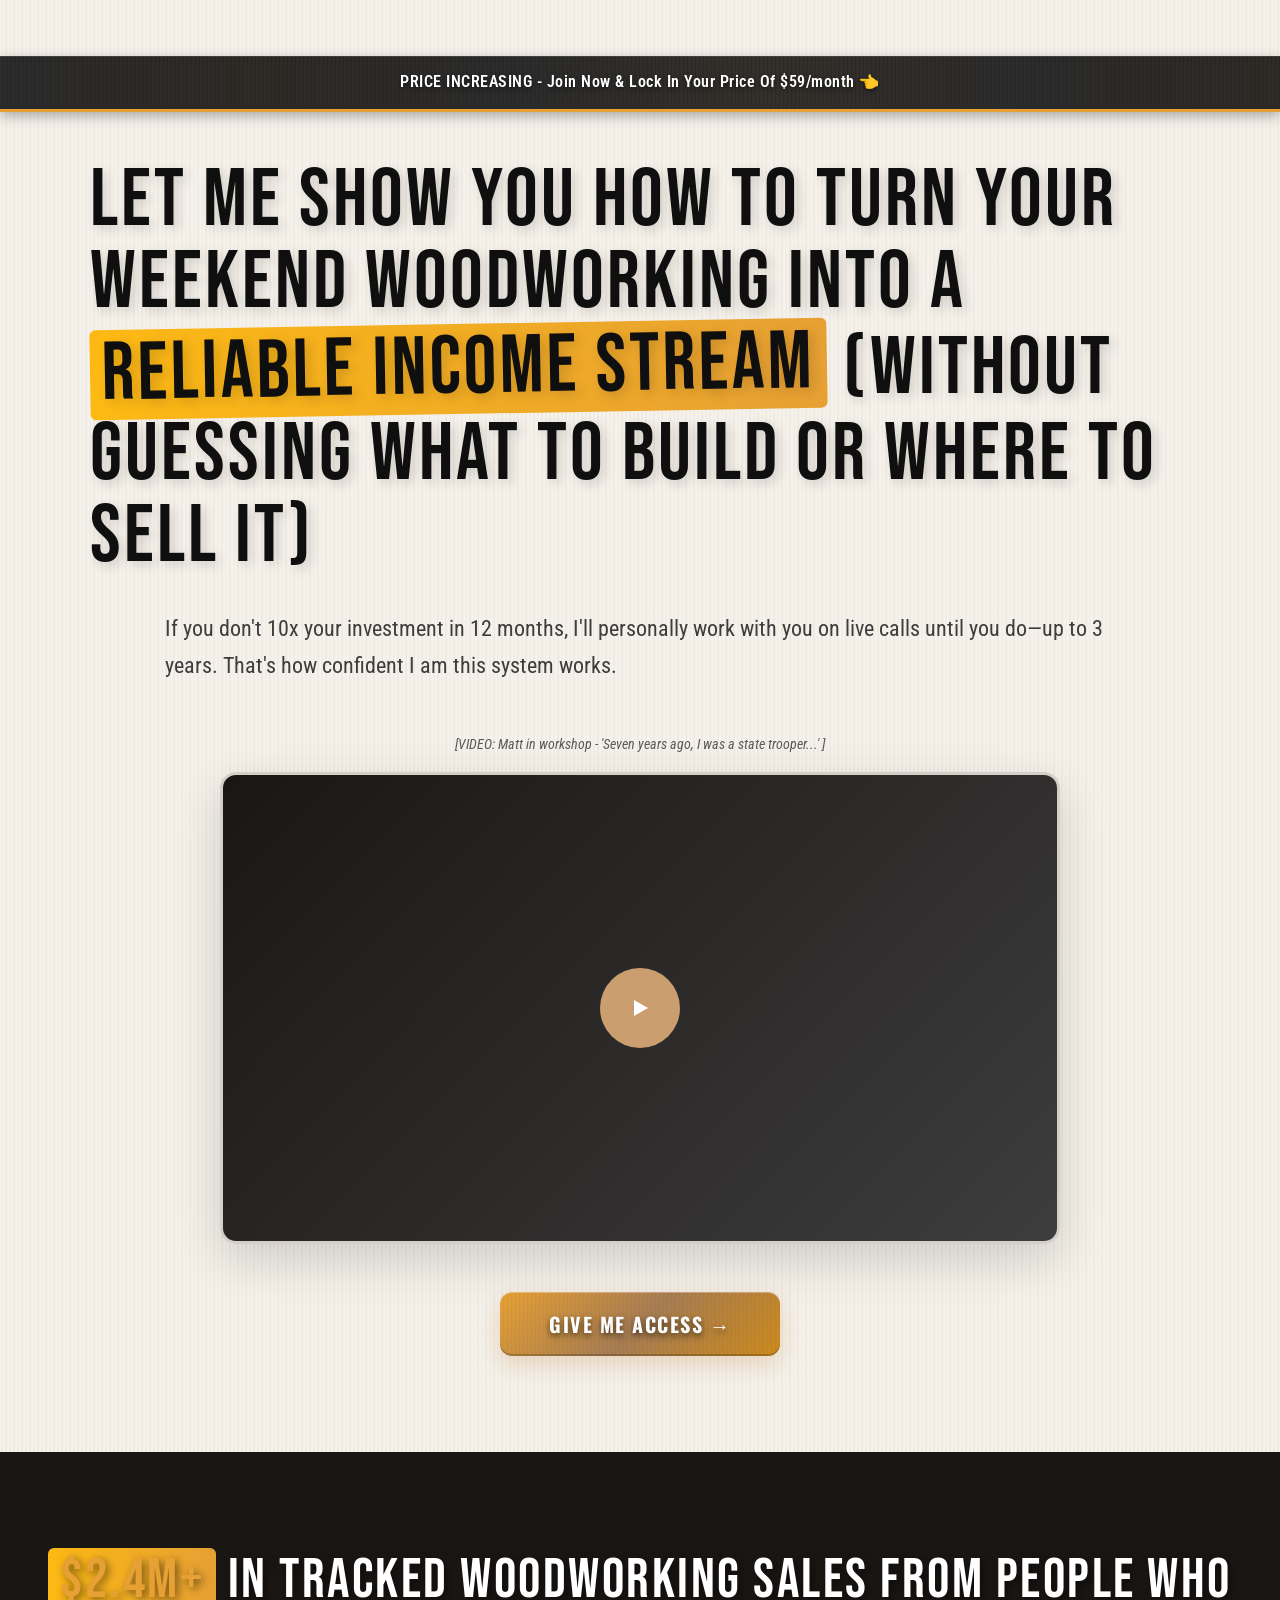
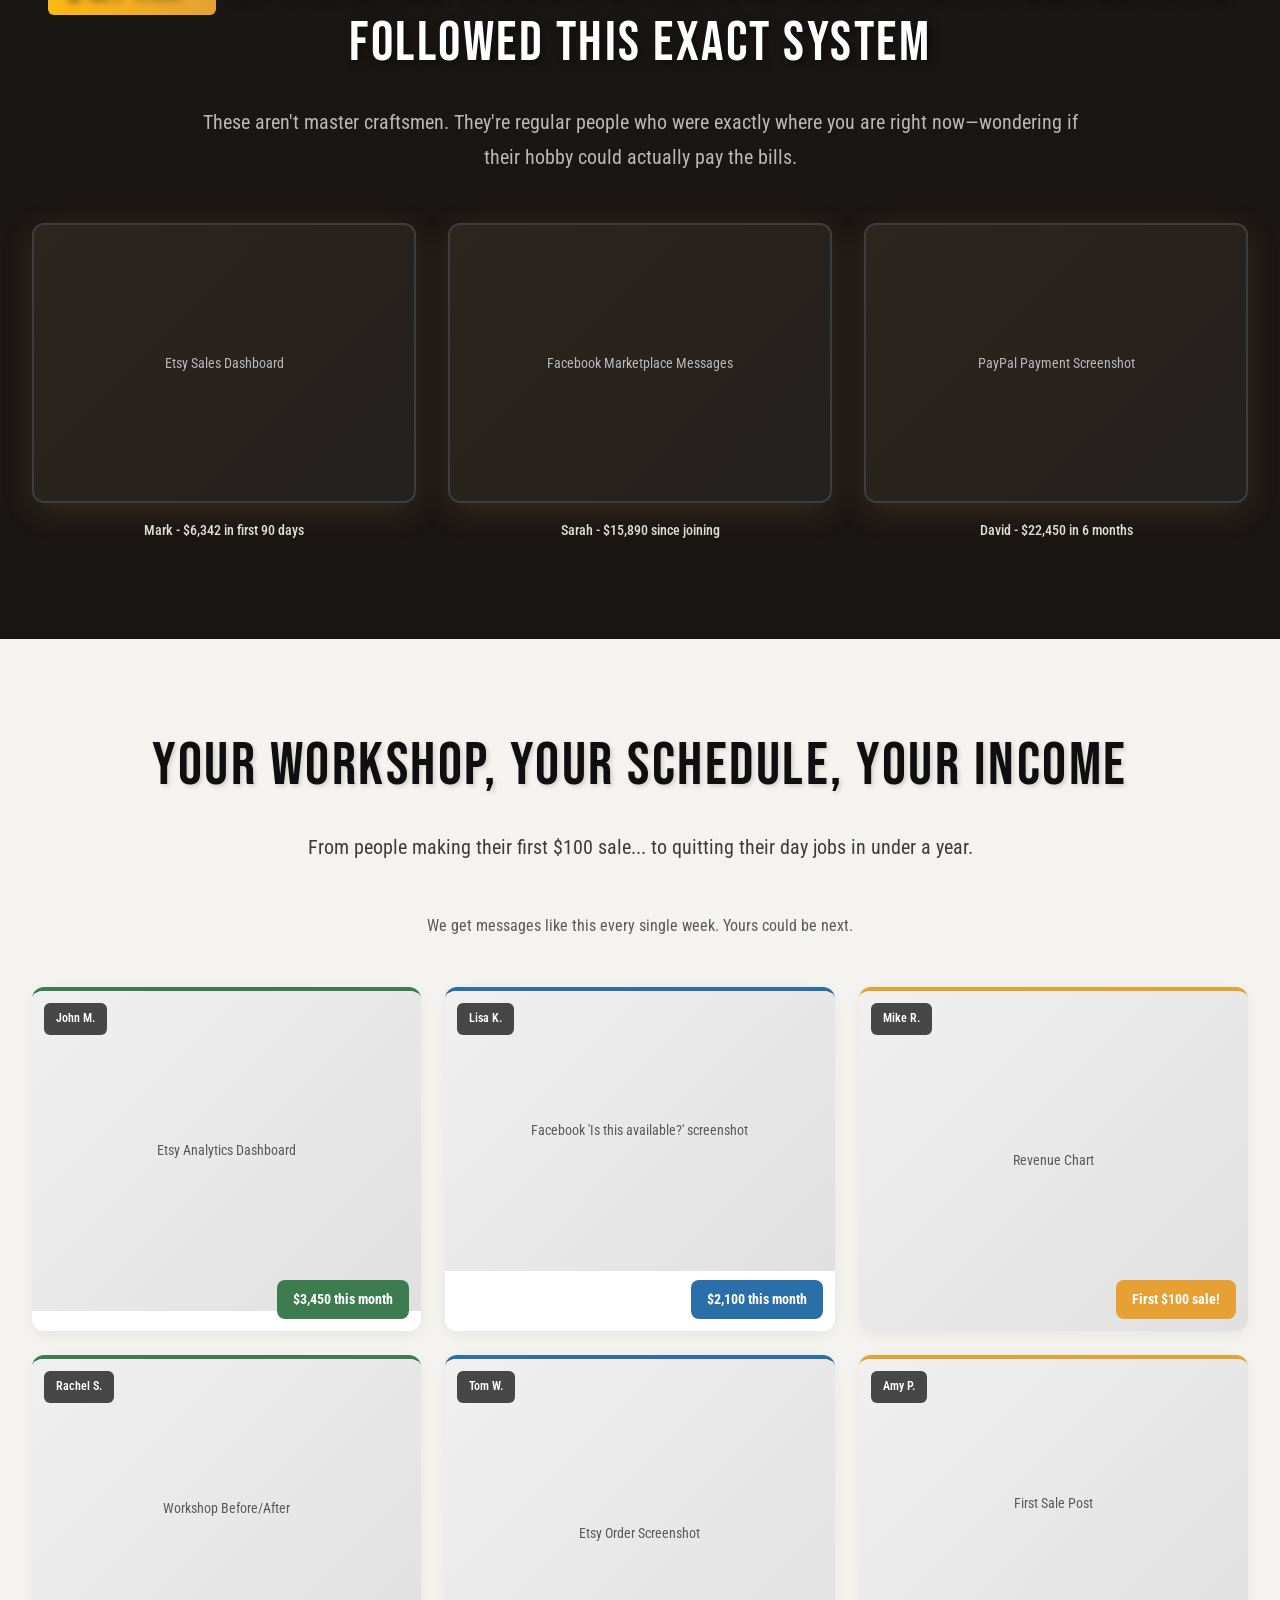
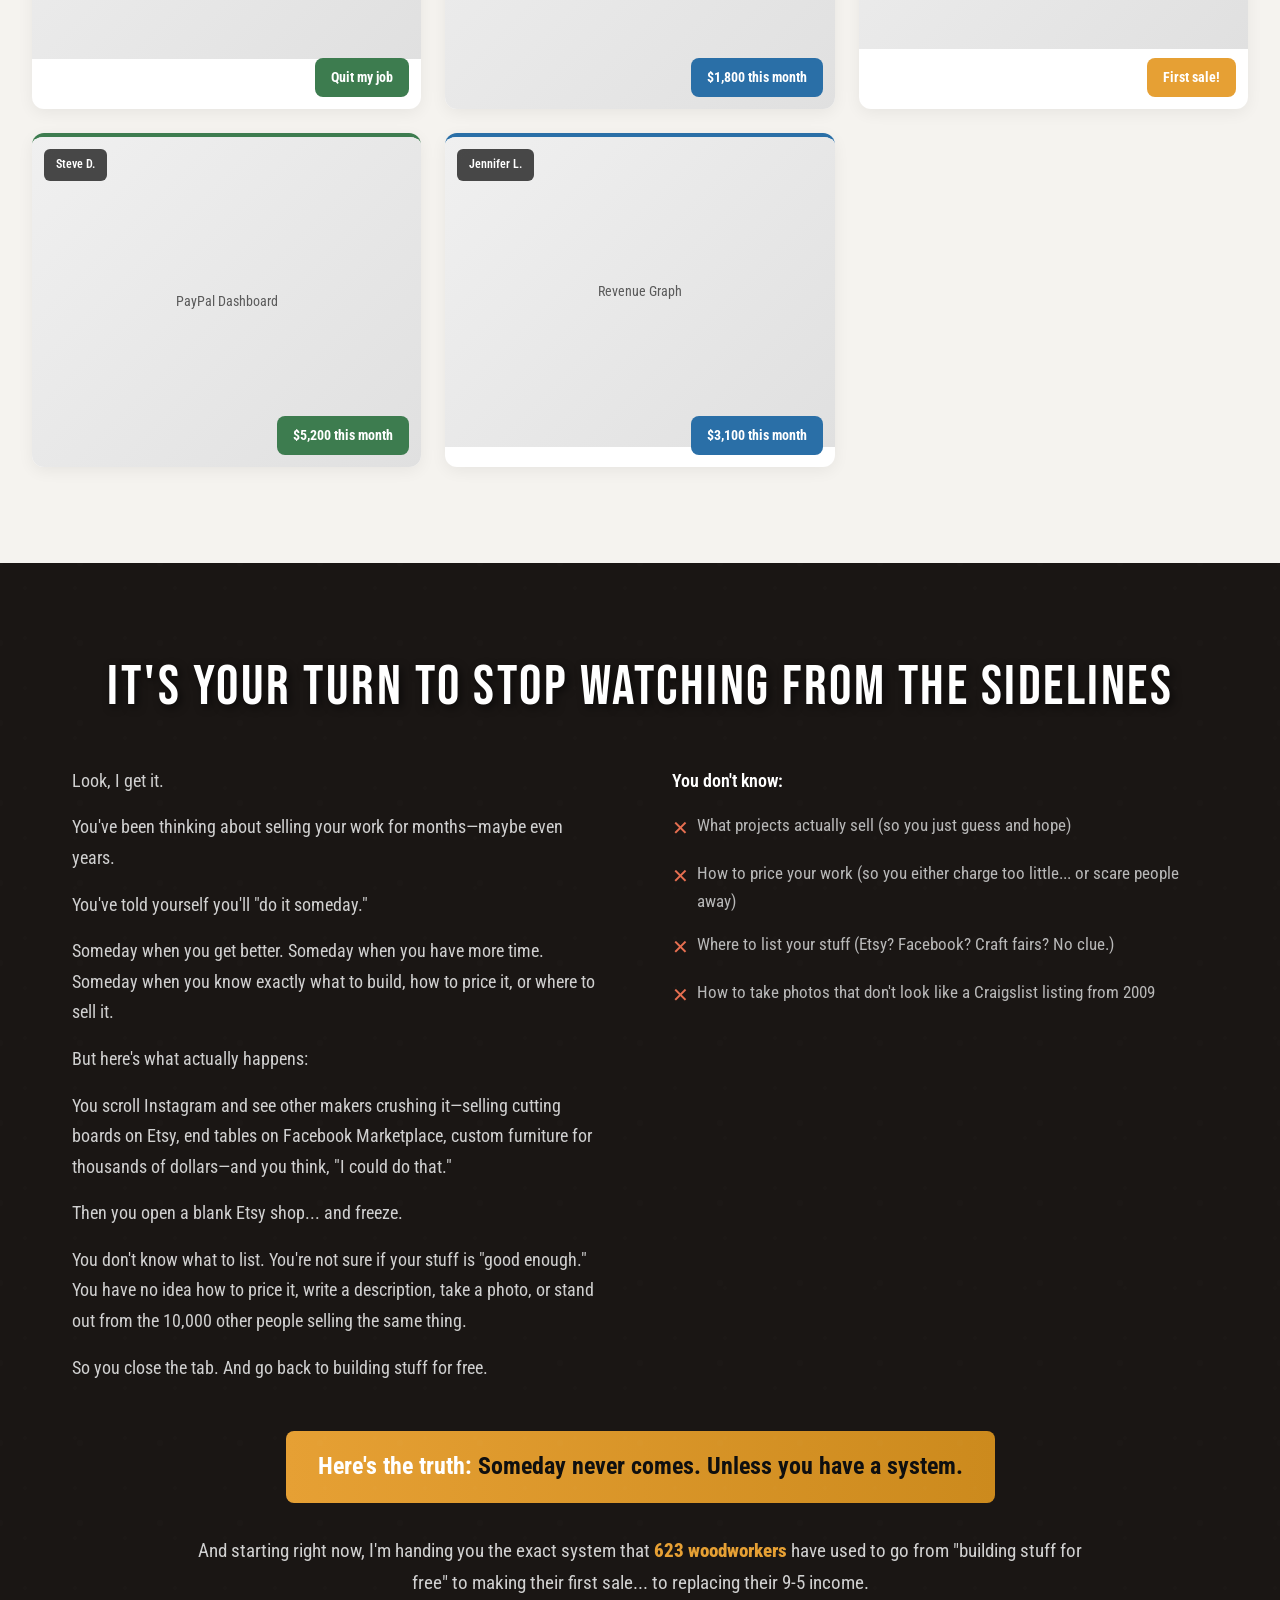
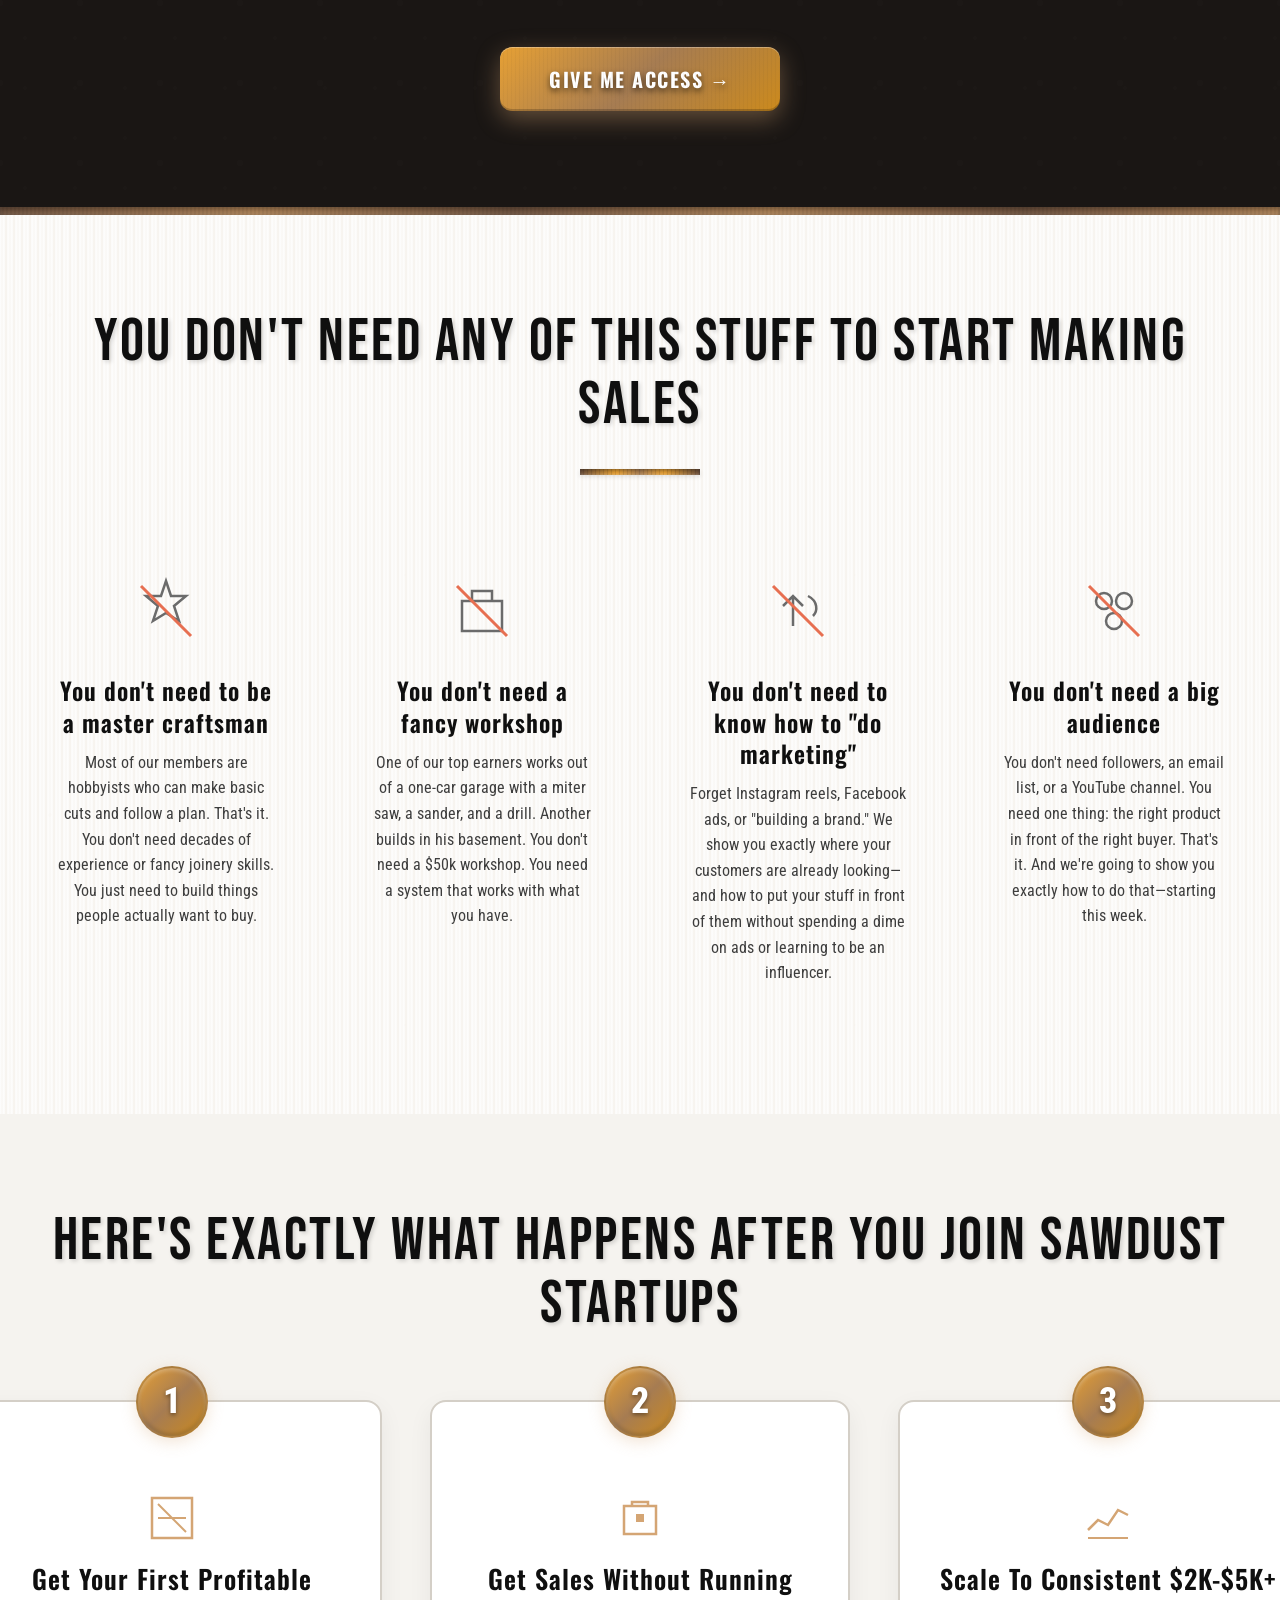
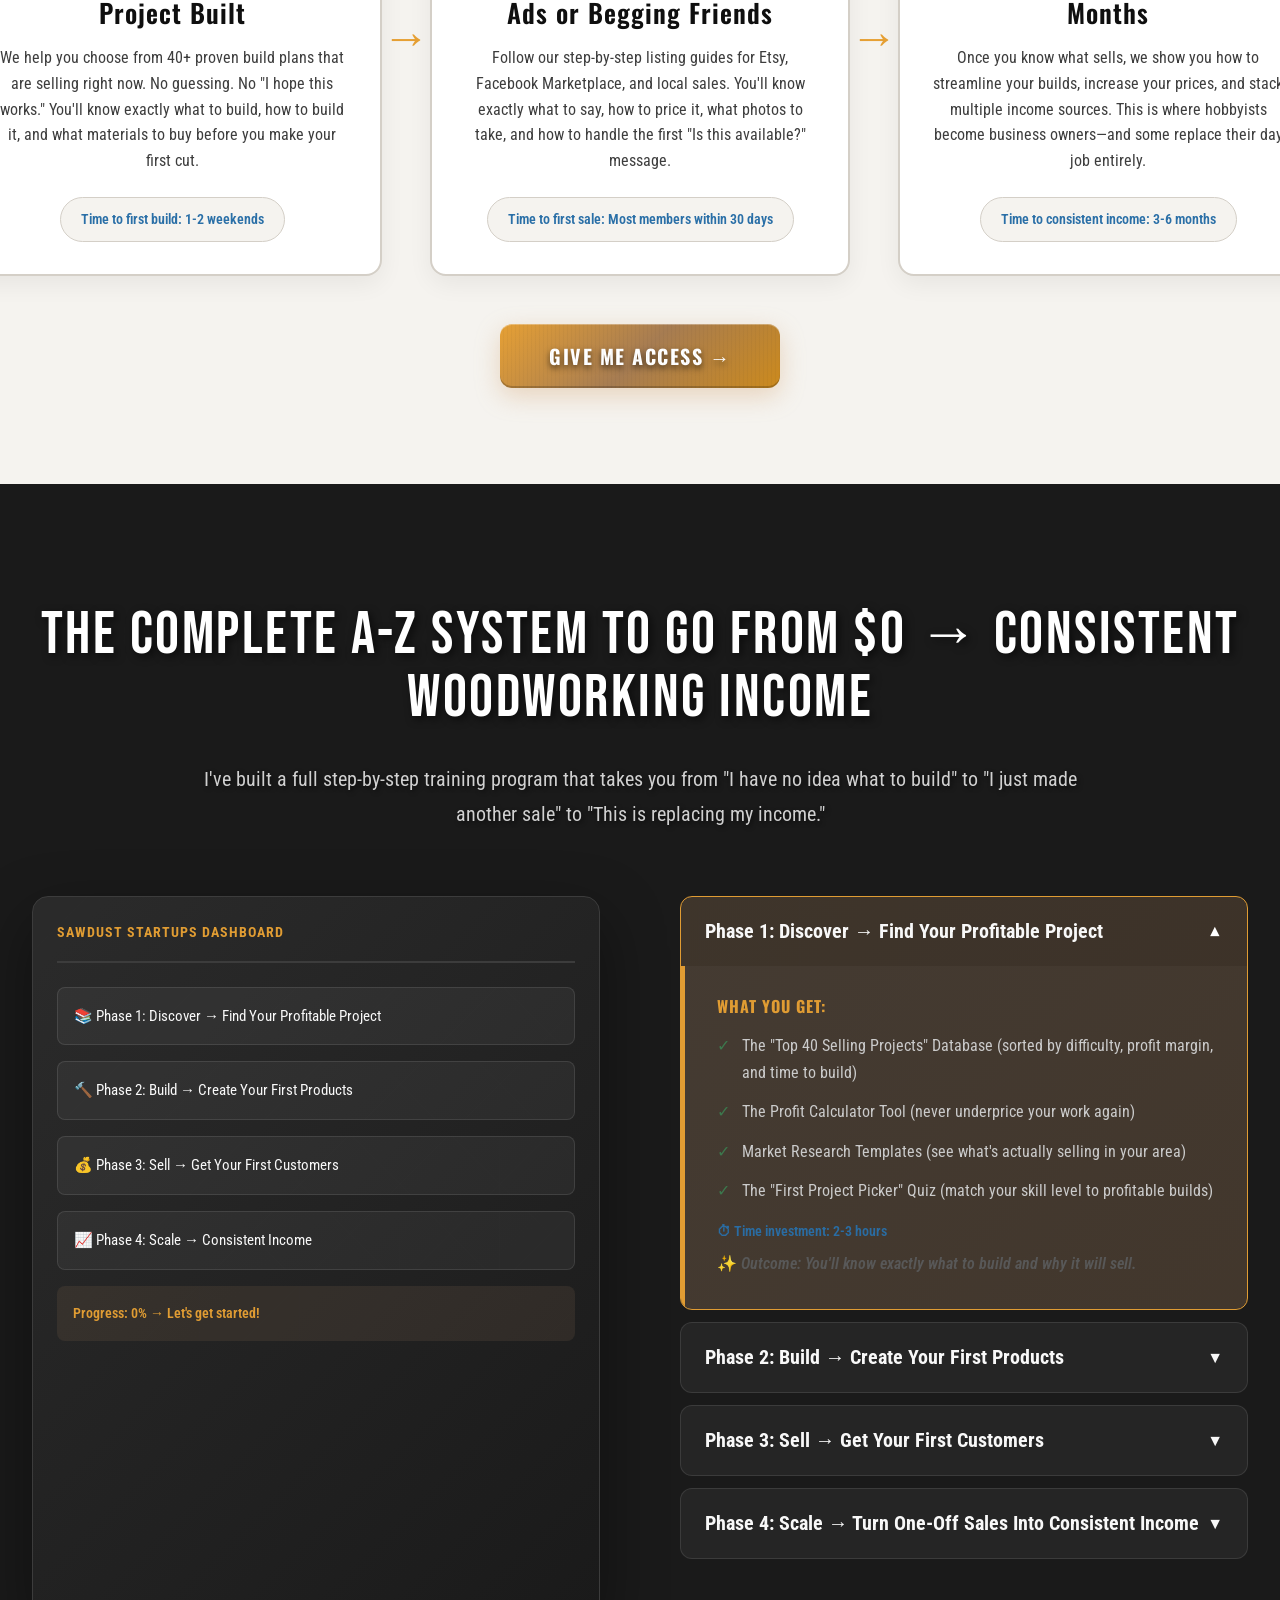
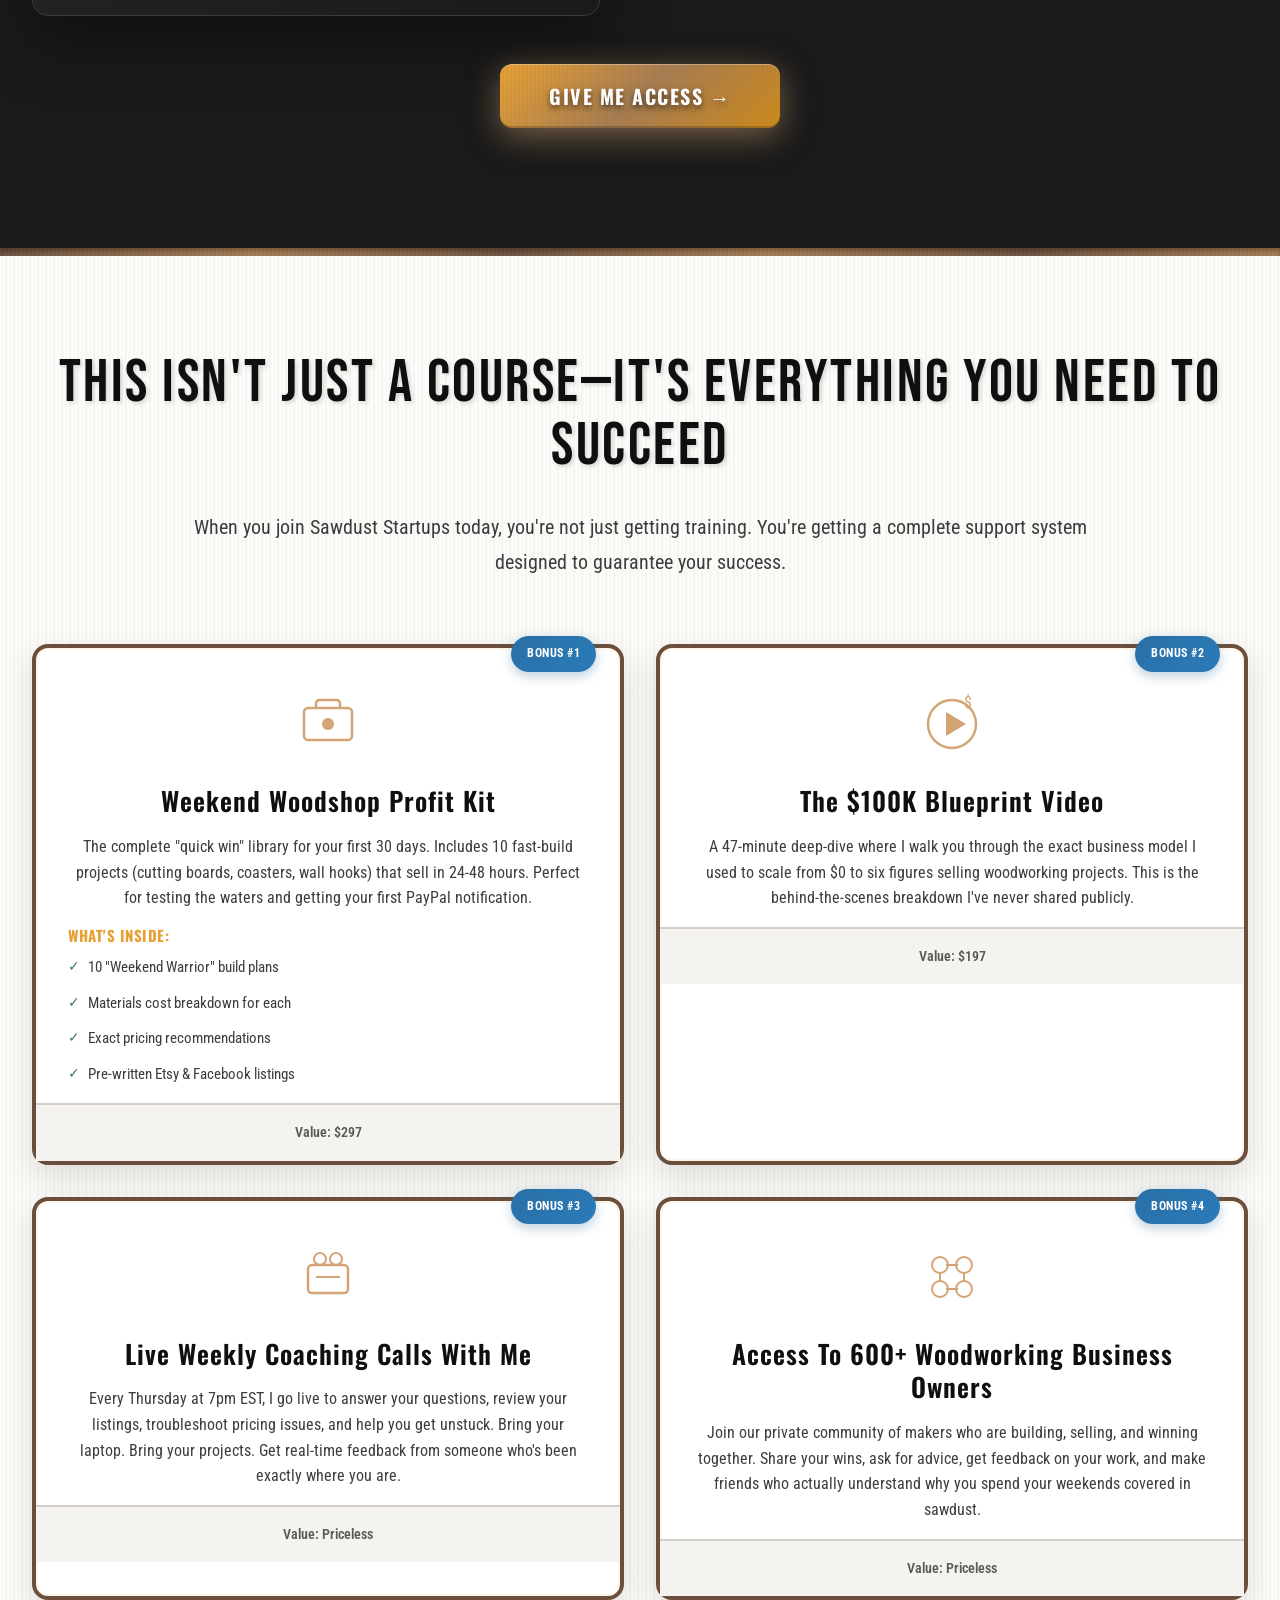
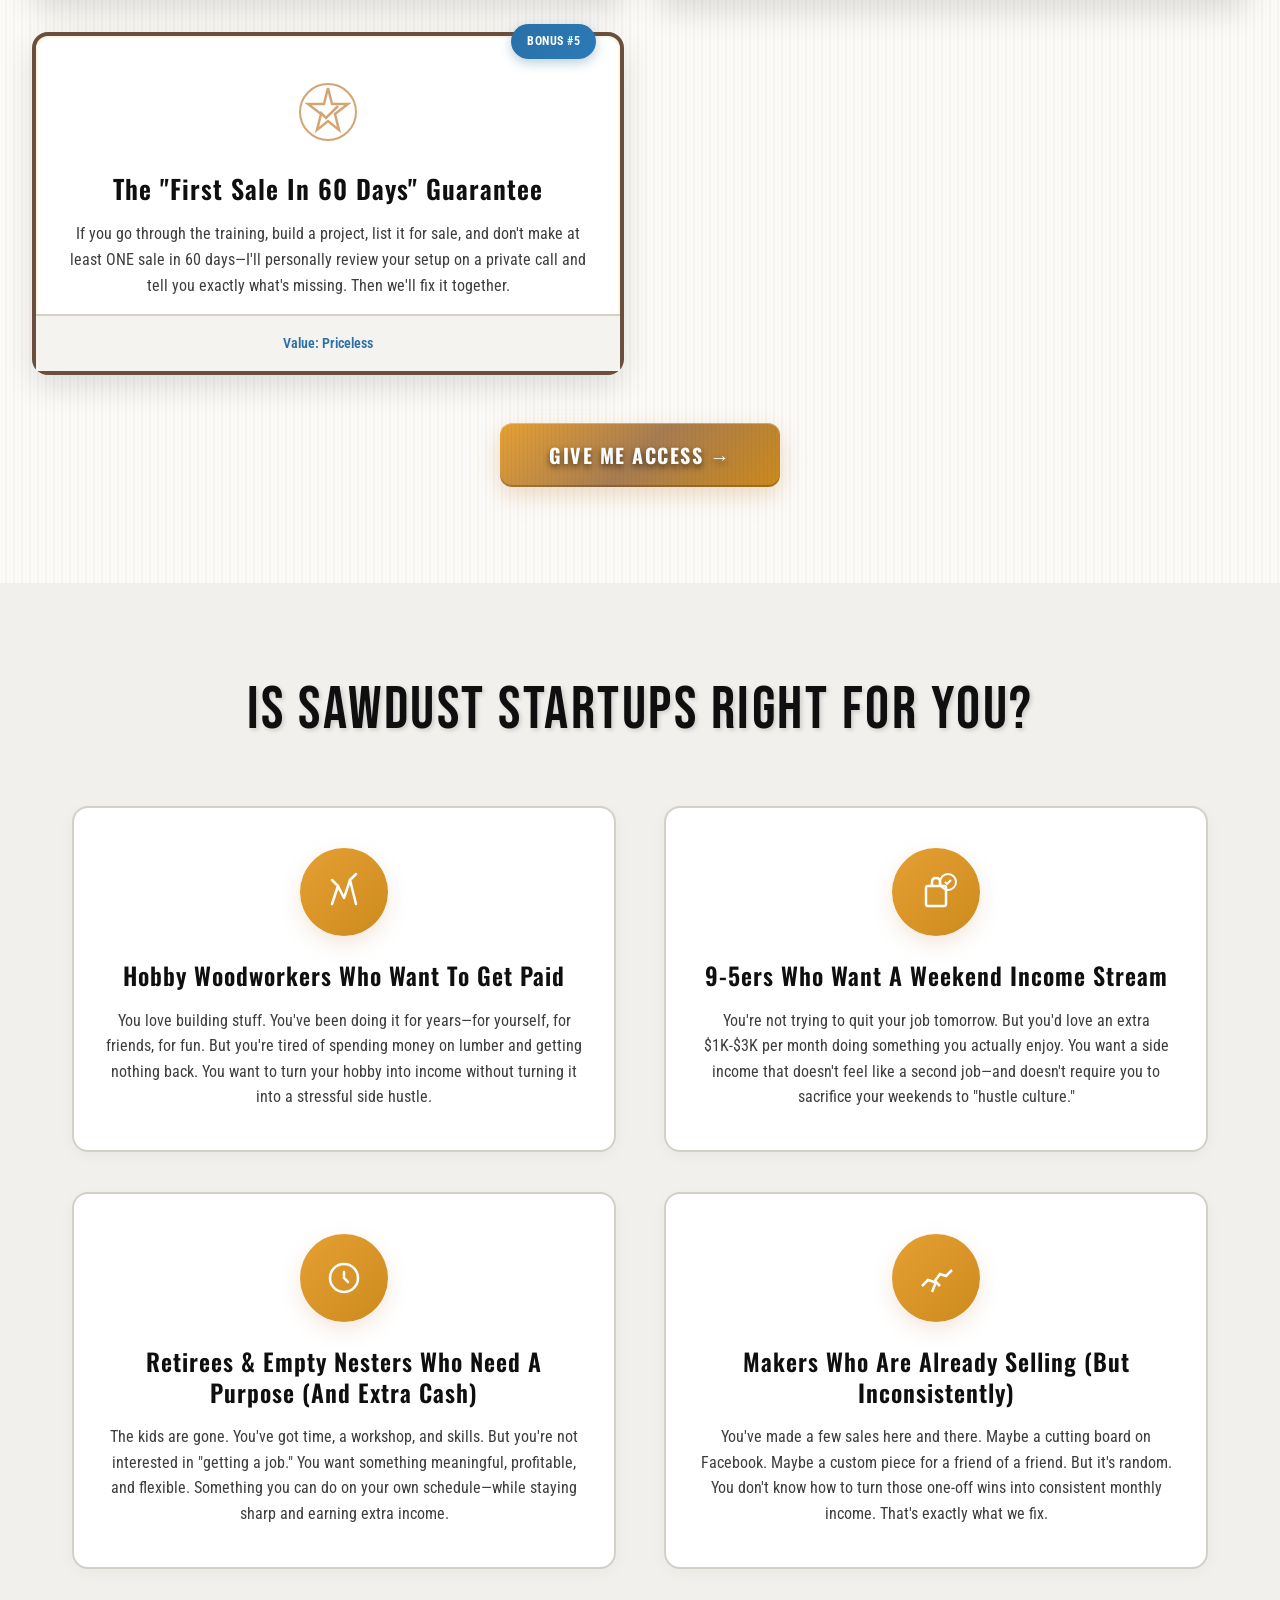
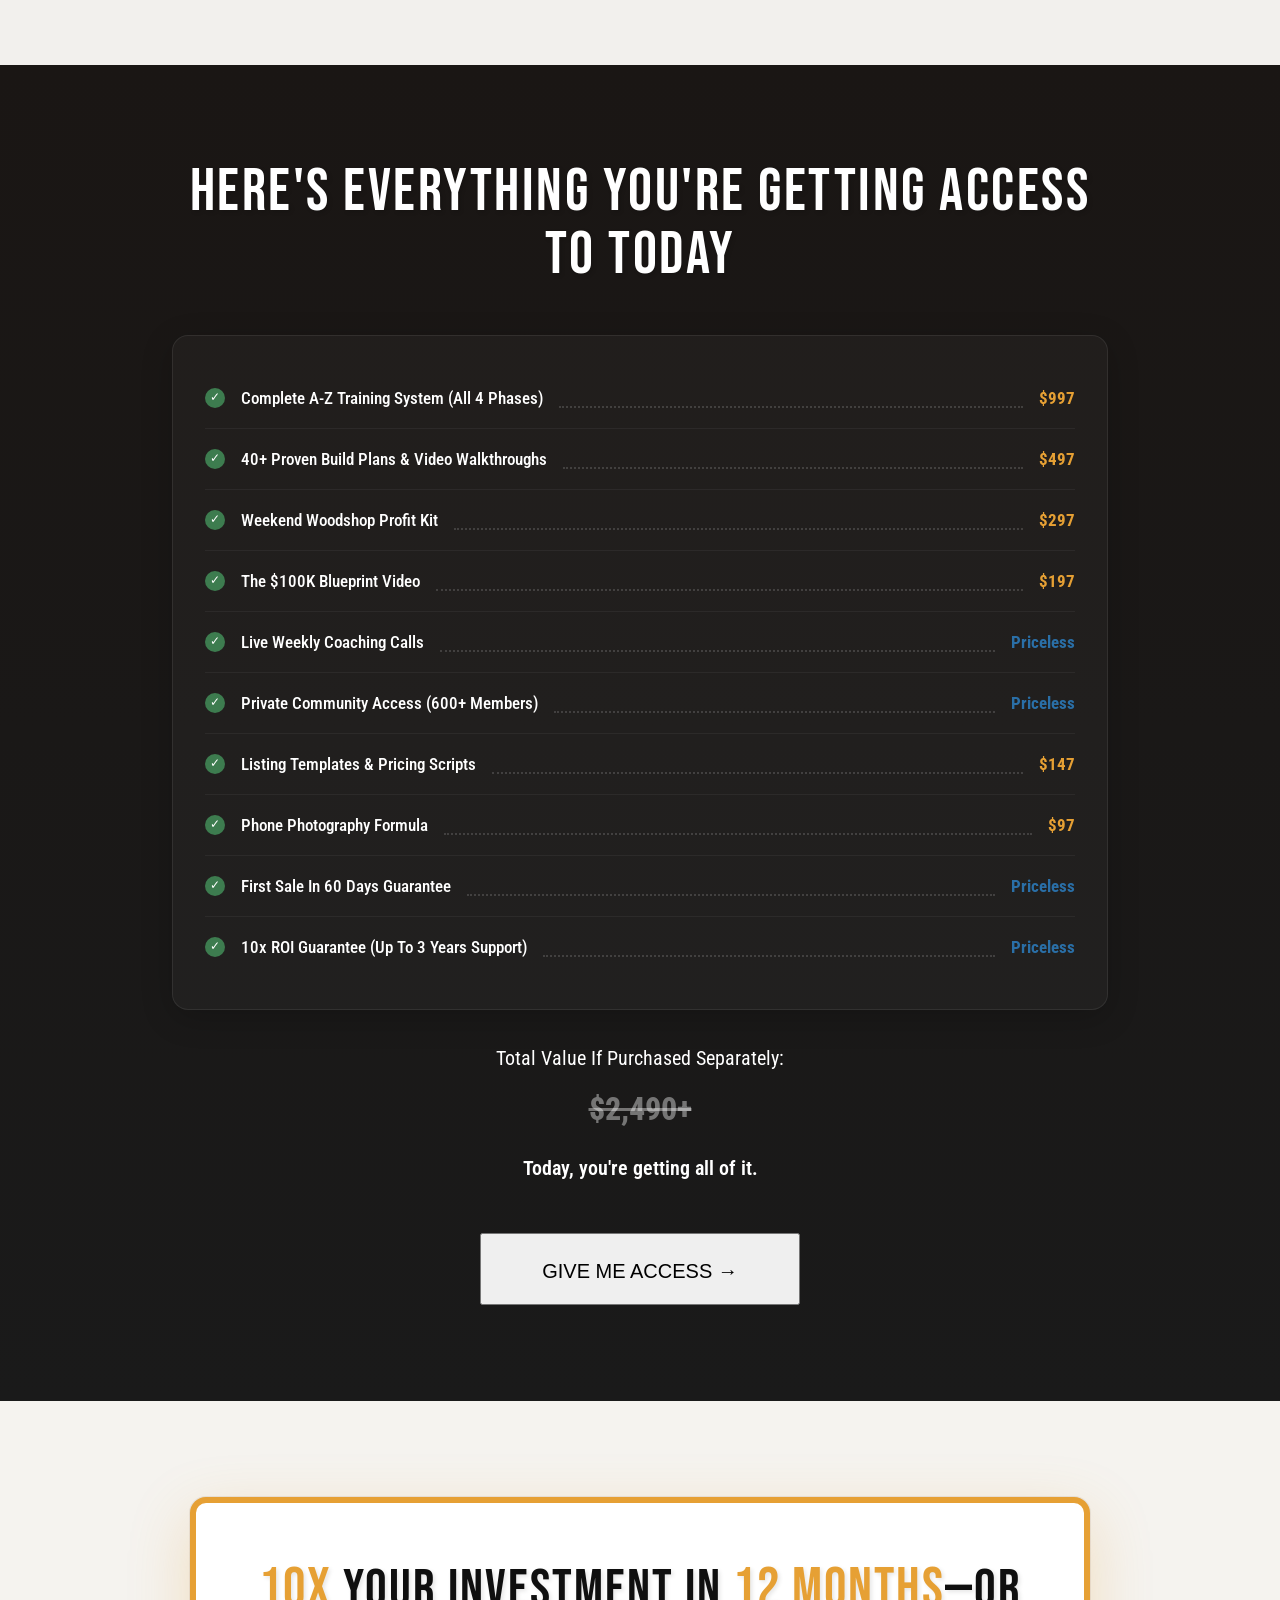
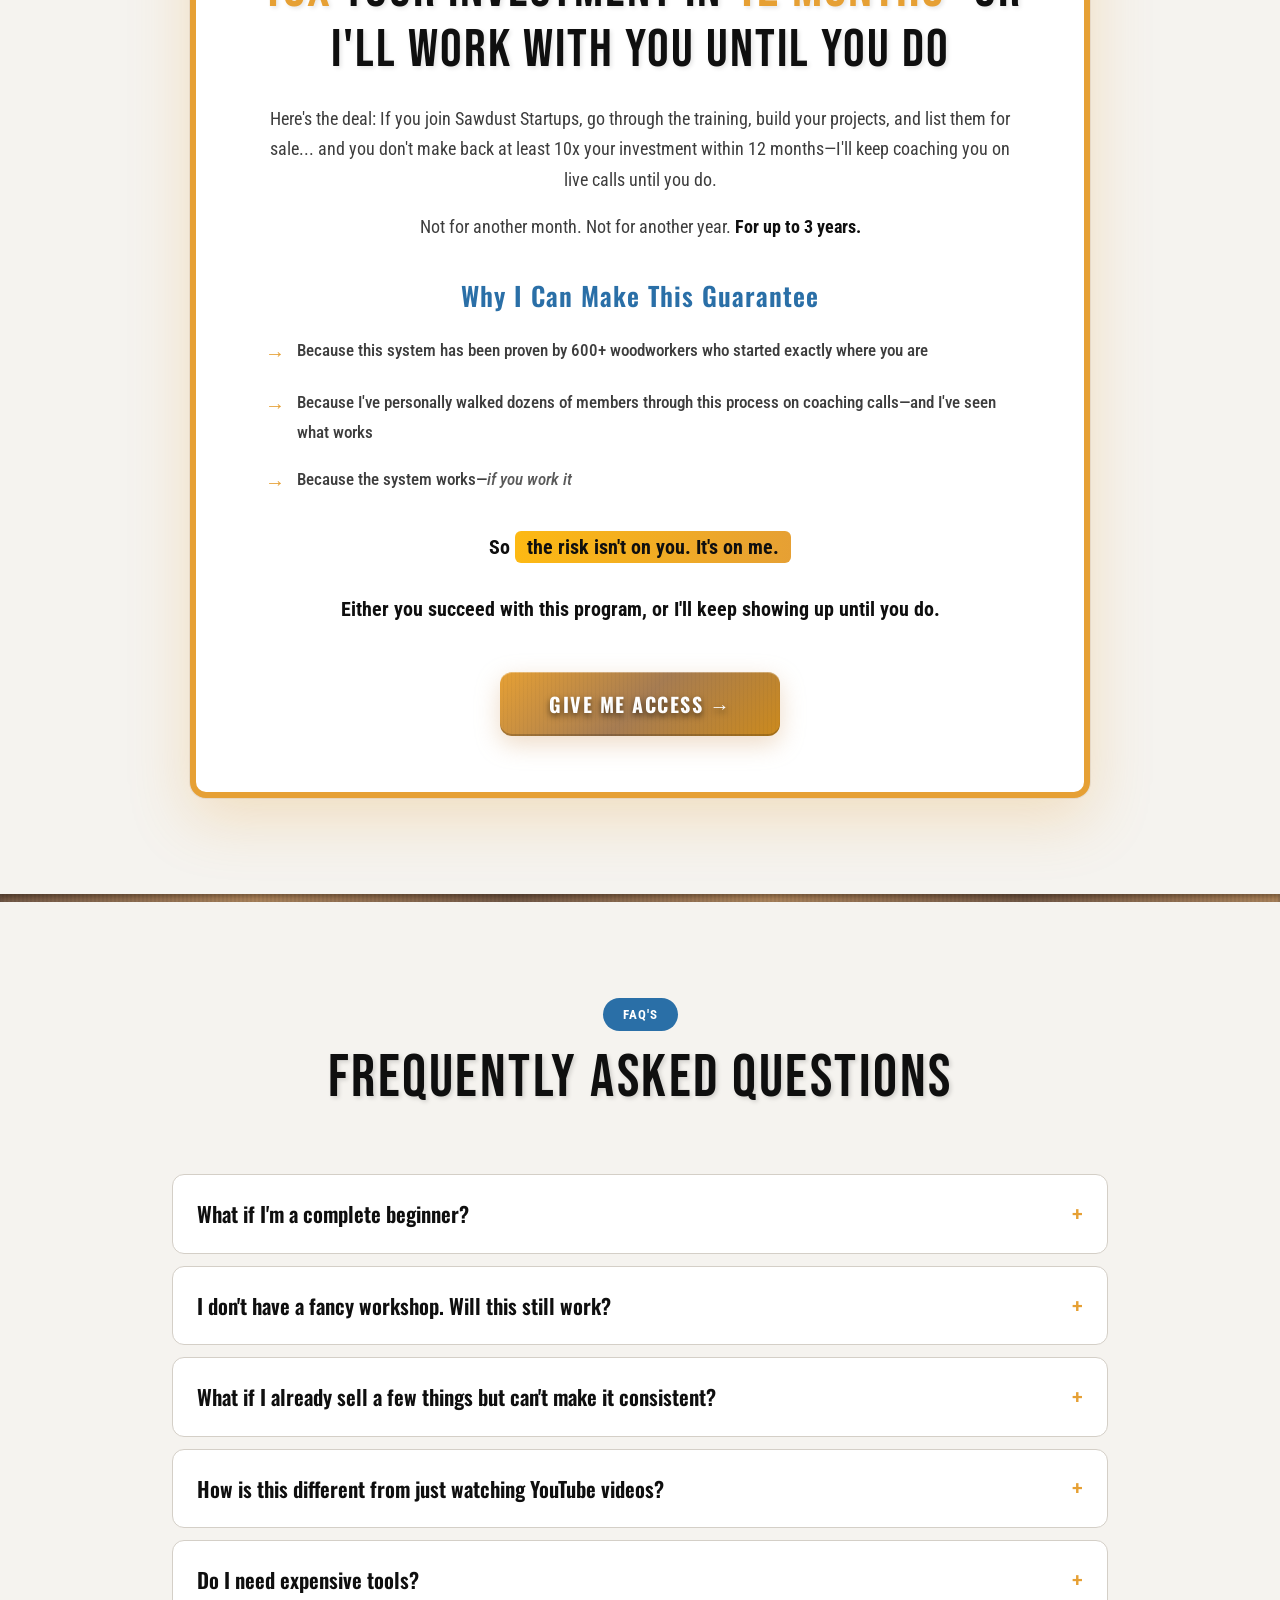
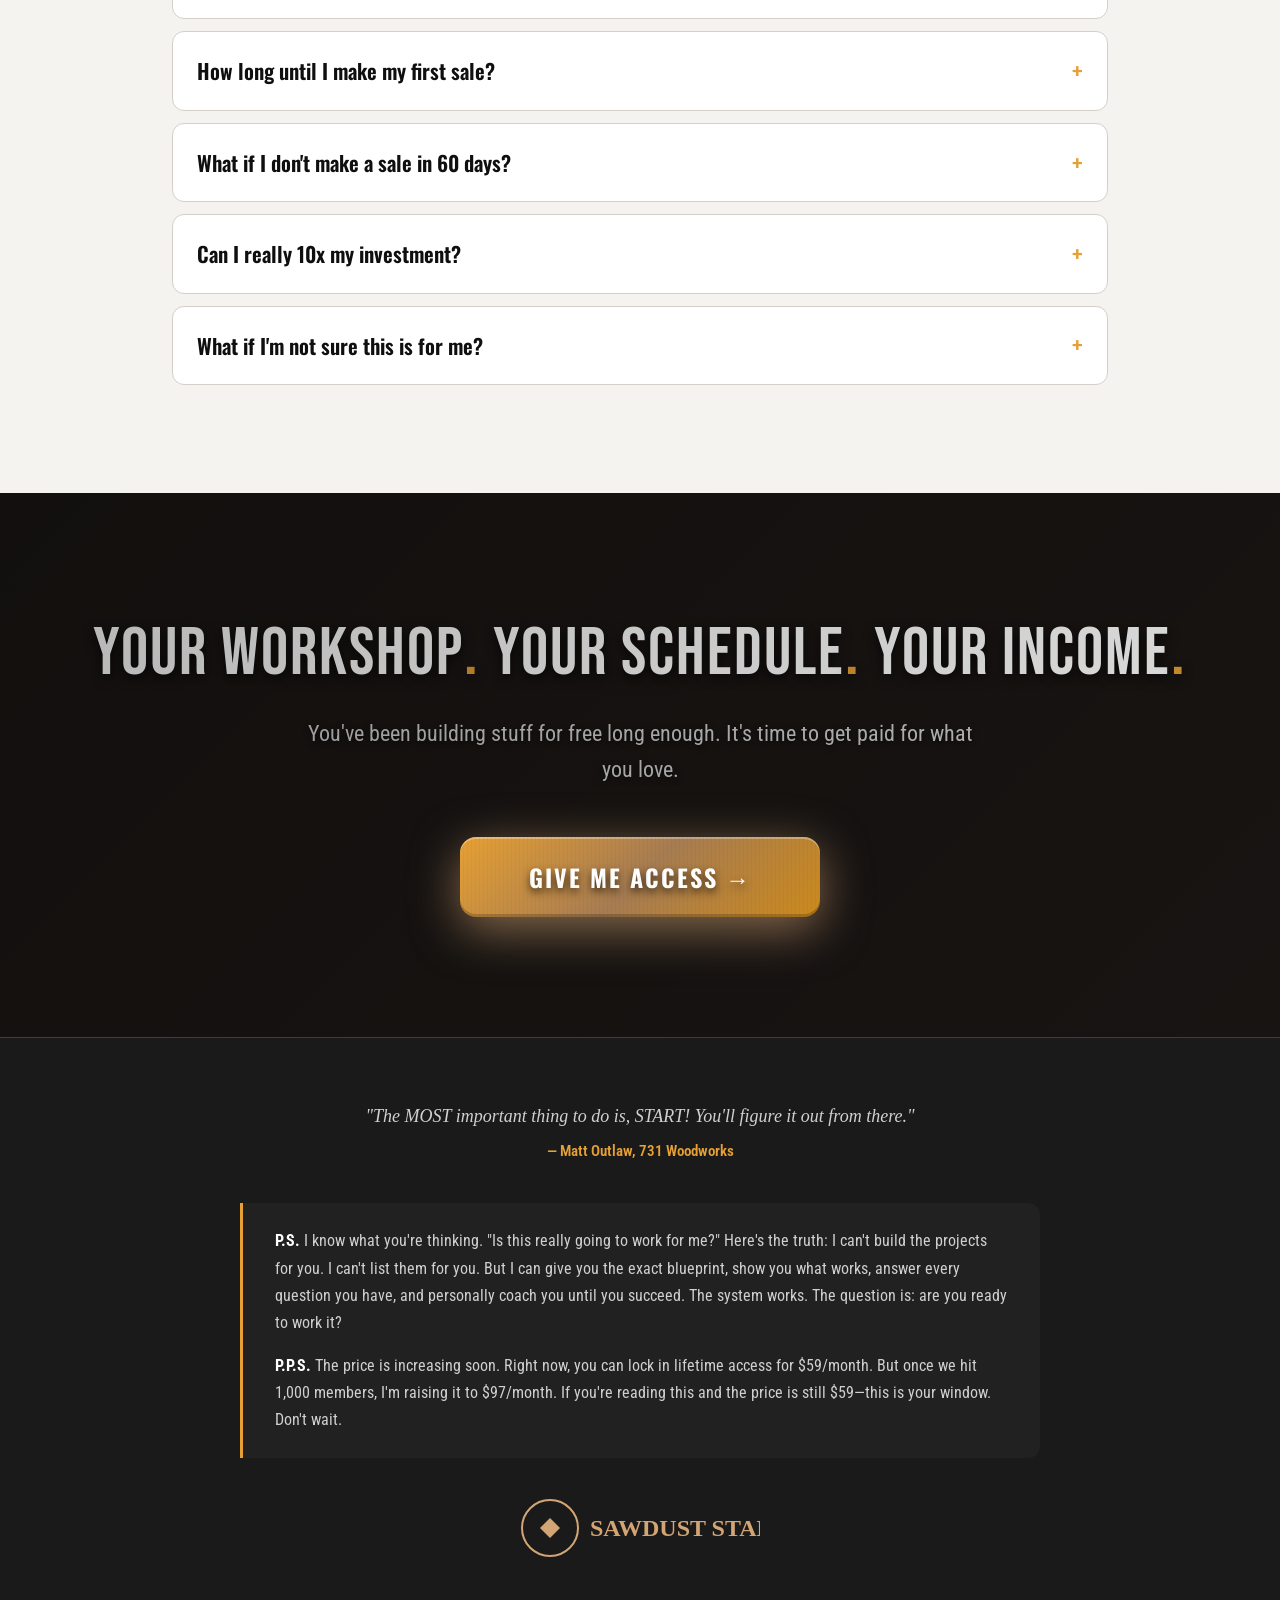
<file: index.html>
<!DOCTYPE html>
<html lang="en">
<head>
    <meta charset="UTF-8">
    <meta name="viewport" content="width=device-width, initial-scale=1.0">
    <title>Sawdust Startups - Turn Your Woodworking Hobby Into a Reliable Income Stream</title>
    <meta name="description" content="Join 623+ woodworkers who've turned their weekend hobby into a consistent income stream. Learn how to build, price, and sell profitable woodworking projects.">
    <link rel="preconnect" href="https://fonts.googleapis.com">
    <link rel="preconnect" href="https://fonts.gstatic.com" crossorigin>
    <link href="https://fonts.googleapis.com/css2?family=Bebas+Neue&family=Oswald:wght@400;500;600;700&family=Roboto+Condensed:wght@400;700&display=swap" rel="stylesheet">
    <link rel="stylesheet" href="styles.css">
</head>
<body>

    <!-- SECTION 1: HERO -->
    <section id="hero">
        <div class="announcement-bar">
            <div class="container-announcement">
                <p>PRICE INCREASING - Join Now & Lock In Your Price Of $59/month 👈</p>
            </div>
        </div>

        <div class="container">
            <h1 class="hero-headline">
                Let Me Show You How To Turn Your Weekend Woodworking Into A
                <span class="highlight">Reliable Income Stream</span>
                (Without Guessing What To Build Or Where To Sell It)
            </h1>

            <p class="hero-subheadline">
                If you don't 10x your investment in 12 months, I'll personally work with you on live calls until you do—up to 3 years. That's how confident I am this system works.
            </p>

            <div class="video-container">
                <p class="video-label">[VIDEO: Matt in workshop - 'Seven years ago, I was a state trooper...' ]</p>
                <div class="video-placeholder">
                    <div class="play-button">
                        <svg width="32" height="32" viewBox="0 0 32 32" fill="none" xmlns="http://www.w3.org/2000/svg">
                            <path d="M10 8L24 16L10 24V8Z" fill="white"/>
                        </svg>
                    </div>
                </div>
            </div>

            <div class="cta-container">
                <button class="btn-primary">
                    GIVE ME ACCESS →
                </button>
            </div>
        </div>
    </section>

    <!-- SECTION 2: SOCIAL PROOF WALL -->
    <section id="social-proof">
        <div class="container">
            <h2 class="section-headline">
                <span class="highlight-inline">$2.4M+</span> In Tracked Woodworking Sales From People Who Followed This Exact System
            </h2>
            <p class="section-subheadline">
                These aren't master craftsmen. They're regular people who were exactly where you are right now—wondering if their hobby could actually pay the bills.
            </p>

            <div class="screenshot-grid">
                <div class="screenshot-card">
                    <div class="screenshot-placeholder">Etsy Sales Dashboard</div>
                    <p class="screenshot-label">Mark - $6,342 in first 90 days</p>
                </div>
                <div class="screenshot-card">
                    <div class="screenshot-placeholder">Facebook Marketplace Messages</div>
                    <p class="screenshot-label">Sarah - $15,890 since joining</p>
                </div>
                <div class="screenshot-card">
                    <div class="screenshot-placeholder">PayPal Payment Screenshot</div>
                    <p class="screenshot-label">David - $22,450 in 6 months</p>
                </div>
            </div>
        </div>
    </section>

    <!-- SECTION 3: STUDENT SUCCESS GRID -->
    <section id="student-success">
        <div class="container">
            <h2 class="section-headline">Your Workshop, Your Schedule, Your Income</h2>
            <p class="section-subheadline">From people making their first $100 sale... to quitting their day jobs in under a year.</p>
            <p class="caption">We get messages like this every single week. Yours could be next.</p>

            <div class="masonry-grid">
                <div class="success-card green-border">
                    <div class="card-overlay-top">John M.</div>
                    <div class="success-placeholder" style="height: 320px;">Etsy Analytics Dashboard</div>
                    <div class="card-overlay-bottom green">$3,450 this month</div>
                </div>
                <div class="success-card blue-border">
                    <div class="card-overlay-top">Lisa K.</div>
                    <div class="success-placeholder" style="height: 280px;">Facebook 'Is this available?' screenshot</div>
                    <div class="card-overlay-bottom blue">$2,100 this month</div>
                </div>
                <div class="success-card yellow-border">
                    <div class="card-overlay-top">Mike R.</div>
                    <div class="success-placeholder" style="height: 340px;">Revenue Chart</div>
                    <div class="card-overlay-bottom yellow">First $100 sale!</div>
                </div>
                <div class="success-card green-border">
                    <div class="card-overlay-top">Rachel S.</div>
                    <div class="success-placeholder" style="height: 300px;">Workshop Before/After</div>
                    <div class="card-overlay-bottom green">Quit my job</div>
                </div>
                <div class="success-card blue-border">
                    <div class="card-overlay-top">Tom W.</div>
                    <div class="success-placeholder" style="height: 350px;">Etsy Order Screenshot</div>
                    <div class="card-overlay-bottom blue">$1,800 this month</div>
                </div>
                <div class="success-card yellow-border">
                    <div class="card-overlay-top">Amy P.</div>
                    <div class="success-placeholder" style="height: 290px;">First Sale Post</div>
                    <div class="card-overlay-bottom yellow">First sale!</div>
                </div>
                <div class="success-card green-border">
                    <div class="card-overlay-top">Steve D.</div>
                    <div class="success-placeholder" style="height: 330px;">PayPal Dashboard</div>
                    <div class="card-overlay-bottom green">$5,200 this month</div>
                </div>
                <div class="success-card blue-border">
                    <div class="card-overlay-top">Jennifer L.</div>
                    <div class="success-placeholder" style="height: 310px;">Revenue Graph</div>
                    <div class="card-overlay-bottom blue">$3,100 this month</div>
                </div>
            </div>
        </div>
    </section>

    <!-- SECTION 4: YOUR TURN TRANSITION -->
    <section id="your-turn">
        <div class="container-medium">
            <h2 class="section-headline">It's Your Turn To Stop Watching From The Sidelines</h2>

            <div class="two-column-content">
                <div class="left-column">
                    <p>Look, I get it.</p>
                    <p>You've been thinking about selling your work for months—maybe even years.</p>
                    <p>You've told yourself you'll "do it someday."</p>
                    <p>Someday when you get better. Someday when you have more time. Someday when you know exactly what to build, how to price it, or where to sell it.</p>
                    <p>But here's what actually happens:</p>
                    <p>You scroll Instagram and see other makers crushing it—selling cutting boards on Etsy, end tables on Facebook Marketplace, custom furniture for thousands of dollars—and you think, "I could do that."</p>
                    <p>Then you open a blank Etsy shop... and freeze.</p>
                    <p>You don't know what to list. You're not sure if your stuff is "good enough." You have no idea how to price it, write a description, take a photo, or stand out from the 10,000 other people selling the same thing.</p>
                    <p>So you close the tab. And go back to building stuff for free.</p>
                </div>

                <div class="right-column">
                    <p class="pain-intro">You don't know:</p>
                    <ul class="pain-list">
                        <li><span class="x-icon">✕</span> What projects actually sell (so you just guess and hope)</li>
                        <li><span class="x-icon">✕</span> How to price your work (so you either charge too little... or scare people away)</li>
                        <li><span class="x-icon">✕</span> Where to list your stuff (Etsy? Facebook? Craft fairs? No clue.)</li>
                        <li><span class="x-icon">✕</span> How to take photos that don't look like a Craigslist listing from 2009</li>
                    </ul>
                </div>
            </div>

            <div class="truth-statement">
                Here's the truth: <strong>Someday never comes. Unless you have a system.</strong>
            </div>

            <p class="supporting-copy">And starting right now, I'm handing you the exact system that <strong class="highlighted-number">623 woodworkers</strong> have used to go from "building stuff for free" to making their first sale... to replacing their 9-5 income.</p>

            <div class="cta-container">
                <button class="btn-primary">GIVE ME ACCESS →</button>
            </div>
        </div>
    </section>

    <!-- WOOD DIVIDER -->
    <div class="wood-divider"></div>

    <!-- SECTION 5: YOU DON'T NEED -->
    <section id="you-dont-need">
        <div class="container">
            <h2 class="section-headline">You Don't Need Any Of This Stuff To Start Making Sales</h2>
            <div class="underline-decoration"></div>

            <div class="four-column-grid">
                <div class="feature-card">
                    <div class="crossed-icon">
                        <svg width="80" height="80" viewBox="0 0 80 80" fill="none" xmlns="http://www.w3.org/2000/svg">
                            <path d="M40 10L45 25L60 25L48 35L53 50L40 42L27 50L32 35L20 25L35 25L40 10Z" stroke="#6B6B6B" stroke-width="2.5" fill="none"/>
                            <line x1="15" y1="15" x2="65" y2="65" stroke="#E76F51" stroke-width="3"/>
                        </svg>
                    </div>
                    <h3>You don't need to be a master craftsman</h3>
                    <p>Most of our members are hobbyists who can make basic cuts and follow a plan. That's it. You don't need decades of experience or fancy joinery skills. You just need to build things people actually want to buy.</p>
                </div>

                <div class="feature-card">
                    <div class="crossed-icon">
                        <svg width="80" height="80" viewBox="0 0 80 80" fill="none" xmlns="http://www.w3.org/2000/svg">
                            <rect x="20" y="30" width="40" height="30" stroke="#6B6B6B" stroke-width="2.5" fill="none"/>
                            <path d="M30 30L30 20L50 20L50 30" stroke="#6B6B6B" stroke-width="2.5" fill="none"/>
                            <line x1="15" y1="15" x2="65" y2="65" stroke="#E76F51" stroke-width="3"/>
                        </svg>
                    </div>
                    <h3>You don't need a fancy workshop</h3>
                    <p>One of our top earners works out of a one-car garage with a miter saw, a sander, and a drill. Another builds in his basement. You don't need a $50k workshop. You need a system that works with what you have.</p>
                </div>

                <div class="feature-card">
                    <div class="crossed-icon">
                        <svg width="80" height="80" viewBox="0 0 80 80" fill="none" xmlns="http://www.w3.org/2000/svg">
                            <path d="M25 35L35 25L45 35M35 25L35 55M55 45C60 40 60 30 50 25" stroke="#6B6B6B" stroke-width="2.5" fill="none"/>
                            <line x1="15" y1="15" x2="65" y2="65" stroke="#E76F51" stroke-width="3"/>
                        </svg>
                    </div>
                    <h3>You don't need to know how to "do marketing"</h3>
                    <p>Forget Instagram reels, Facebook ads, or "building a brand." We show you exactly where your customers are already looking—and how to put your stuff in front of them without spending a dime on ads or learning to be an influencer.</p>
                </div>

                <div class="feature-card">
                    <div class="crossed-icon">
                        <svg width="80" height="80" viewBox="0 0 80 80" fill="none" xmlns="http://www.w3.org/2000/svg">
                            <circle cx="30" cy="30" r="8" stroke="#6B6B6B" stroke-width="2.5" fill="none"/>
                            <circle cx="50" cy="30" r="8" stroke="#6B6B6B" stroke-width="2.5" fill="none"/>
                            <circle cx="40" cy="50" r="8" stroke="#6B6B6B" stroke-width="2.5" fill="none"/>
                            <line x1="15" y1="15" x2="65" y2="65" stroke="#E76F51" stroke-width="3"/>
                        </svg>
                    </div>
                    <h3>You don't need a big audience</h3>
                    <p>You don't need followers, an email list, or a YouTube channel. You need one thing: the right product in front of the right buyer. That's it. And we're going to show you exactly how to do that—starting this week.</p>
                </div>
            </div>
        </div>
    </section>

    <!-- SECTION 6: WHAT HAPPENS AFTER YOU JOIN -->
    <section id="what-happens">
        <div class="container">
            <h2 class="section-headline">Here's Exactly What Happens After You Join Sawdust Startups</h2>

            <div class="three-step-grid">
                <div class="step-card">
                    <div class="number-badge">1</div>
                    <svg class="step-icon" width="56" height="56" viewBox="0 0 56 56" fill="none" xmlns="http://www.w3.org/2000/svg">
                        <rect x="8" y="8" width="40" height="40" stroke="#D4A574" stroke-width="2.5" fill="none"/>
                        <line x1="14" y1="14" x2="42" y2="42" stroke="#D4A574" stroke-width="2"/>
                        <line x1="14" y1="28" x2="42" y2="28" stroke="#D4A574" stroke-width="2"/>
                    </svg>
                    <h3>Get Your First Profitable Project Built</h3>
                    <p>We help you choose from 40+ proven build plans that are selling right now. No guessing. No "I hope this works." You'll know exactly what to build, how to build it, and what materials to buy before you make your first cut.</p>
                    <div class="timeline-badge">Time to first build: 1-2 weekends</div>
                </div>

                <div class="arrow-connector">→</div>

                <div class="step-card">
                    <div class="number-badge">2</div>
                    <svg class="step-icon" width="56" height="56" viewBox="0 0 56 56" fill="none" xmlns="http://www.w3.org/2000/svg">
                        <rect x="12" y="16" width="32" height="28" stroke="#D4A574" stroke-width="2.5" fill="none"/>
                        <path d="M20 16V12L36 12V16" stroke="#D4A574" stroke-width="2.5"/>
                        <rect x="24" y="24" width="8" height="8" fill="#D4A574"/>
                    </svg>
                    <h3>Get Sales Without Running Ads or Begging Friends</h3>
                    <p>Follow our step-by-step listing guides for Etsy, Facebook Marketplace, and local sales. You'll know exactly what to say, how to price it, what photos to take, and how to handle the first "Is this available?" message.</p>
                    <div class="timeline-badge">Time to first sale: Most members within 30 days</div>
                </div>

                <div class="arrow-connector">→</div>

                <div class="step-card">
                    <div class="number-badge">3</div>
                    <svg class="step-icon" width="56" height="56" viewBox="0 0 56 56" fill="none" xmlns="http://www.w3.org/2000/svg">
                        <polyline points="8,40 18,30 28,35 38,20 48,25" stroke="#D4A574" stroke-width="2.5" fill="none"/>
                        <line x1="8" y1="48" x2="48" y2="48" stroke="#D4A574" stroke-width="2"/>
                    </svg>
                    <h3>Scale To Consistent $2K-$5K+ Months</h3>
                    <p>Once you know what sells, we show you how to streamline your builds, increase your prices, and stack multiple income sources. This is where hobbyists become business owners—and some replace their day job entirely.</p>
                    <div class="timeline-badge">Time to consistent income: 3-6 months</div>
                </div>
            </div>

            <div class="cta-container">
                <button class="btn-primary">GIVE ME ACCESS →</button>
            </div>
        </div>
    </section>

    <!-- SECTION 7: SYSTEM BREAKDOWN -->
    <section id="system-breakdown">
        <div class="container">
            <h2 class="section-headline">The Complete A-Z System To Go From $0 → Consistent Woodworking Income</h2>
            <p class="section-subheadline">I've built a full step-by-step training program that takes you from "I have no idea what to build" to "I just made another sale" to "This is replacing my income."</p>

            <div class="system-layout">
                <div class="dashboard-mockup">
                    <div class="mockup-content">
                        <div class="mockup-header">SAWDUST STARTUPS DASHBOARD</div>
                        <div class="mockup-body">
                            <div class="mockup-item">📚 Phase 1: Discover → Find Your Profitable Project</div>
                            <div class="mockup-item">🔨 Phase 2: Build → Create Your First Products</div>
                            <div class="mockup-item">💰 Phase 3: Sell → Get Your First Customers</div>
                            <div class="mockup-item">📈 Phase 4: Scale → Consistent Income</div>
                            <div class="mockup-progress">Progress: 0% → Let's get started!</div>
                        </div>
                    </div>
                </div>

                <div class="phase-tabs">
                    <div class="phase-tab" data-phase="1">
                        <div class="phase-tab-header">
                            <span>Phase 1: Discover → Find Your Profitable Project</span>
                            <span class="tab-arrow">▼</span>
                        </div>
                        <div class="phase-content">
                            <h4>What You Get:</h4>
                            <ul class="phase-list">
                                <li><span class="check">✓</span> The "Top 40 Selling Projects" Database (sorted by difficulty, profit margin, and time to build)</li>
                                <li><span class="check">✓</span> The Profit Calculator Tool (never underprice your work again)</li>
                                <li><span class="check">✓</span> Market Research Templates (see what's actually selling in your area)</li>
                                <li><span class="check">✓</span> The "First Project Picker" Quiz (match your skill level to profitable builds)</li>
                            </ul>
                            <p class="time-invest">⏱ Time investment: 2-3 hours</p>
                            <p class="outcome">✨ <em>Outcome: You'll know exactly what to build and why it will sell.</em></p>
                        </div>
                    </div>

                    <div class="phase-tab" data-phase="2">
                        <div class="phase-tab-header">
                            <span>Phase 2: Build → Create Your First Products</span>
                            <span class="tab-arrow">▼</span>
                        </div>
                        <div class="phase-content">
                            <h4>What You Get:</h4>
                            <ul class="phase-list">
                                <li><span class="check">✓</span> 40+ Proven Build Plans (cutting boards, wall shelves, desks, coffee tables, and more)</li>
                                <li><span class="check">✓</span> Materials Shopping Lists (buy exactly what you need—no waste)</li>
                                <li><span class="check">✓</span> Video Walkthroughs for Every Project (watch over my shoulder)</li>
                                <li><span class="check">✓</span> Time-Saving Jigs & Templates (build faster, sell more)</li>
                            </ul>
                            <p class="time-invest">⏱ Time investment: 1-2 weekends per project</p>
                            <p class="outcome">✨ <em>Outcome: Your first product is built and ready to sell.</em></p>
                        </div>
                    </div>

                    <div class="phase-tab" data-phase="3">
                        <div class="phase-tab-header">
                            <span>Phase 3: Sell → Get Your First Customers</span>
                            <span class="tab-arrow">▼</span>
                        </div>
                        <div class="phase-content">
                            <h4>What You Get:</h4>
                            <ul class="phase-list">
                                <li><span class="check">✓</span> Platform Setup Guides (Etsy, Facebook Marketplace, Local Sales)</li>
                                <li><span class="check">✓</span> Listing Templates (copy-paste product descriptions that convert)</li>
                                <li><span class="check">✓</span> The "Phone Photography Formula" (take pro-looking photos with your iPhone)</li>
                                <li><span class="check">✓</span> Pricing Scripts (how to charge what you're worth without awkwardness)</li>
                                <li><span class="check">✓</span> Customer Message Templates (respond to buyers like a pro)</li>
                            </ul>
                            <p class="time-invest">⏱ Time investment: 3-4 hours to set up</p>
                            <p class="outcome">✨ <em>Outcome: Your first sale comes in (usually within 30 days).</em></p>
                        </div>
                    </div>

                    <div class="phase-tab" data-phase="4">
                        <div class="phase-tab-header">
                            <span>Phase 4: Scale → Turn One-Off Sales Into Consistent Income</span>
                            <span class="tab-arrow">▼</span>
                        </div>
                        <div class="phase-content">
                            <h4>What You Get:</h4>
                            <ul class="phase-list">
                                <li><span class="check">✓</span> The "Workshop Efficiency Blueprint" (cut build time in half)</li>
                                <li><span class="check">✓</span> Batch Production Systems (build smarter, not harder)</li>
                                <li><span class="check">✓</span> Pricing Escalation Strategy (raise prices without losing customers)</li>
                                <li><span class="check">✓</span> Multi-Platform Expansion (Etsy + Facebook + Local = more consistent sales)</li>
                                <li><span class="check">✓</span> Custom Order System (higher prices, happier customers)</li>
                            </ul>
                            <p class="time-invest">⏱ Time investment: Ongoing optimization</p>
                            <p class="outcome">✨ <em>Outcome: You're making $2K-$5K+ per month consistently.</em></p>
                        </div>
                    </div>
                </div>
            </div>

            <div class="cta-container">
                <button class="btn-primary-glow">GIVE ME ACCESS →</button>
            </div>
        </div>
    </section>

    <!-- WOOD DIVIDER -->
    <div class="wood-divider"></div>

    <!-- SECTION 8: BONUSES STACK -->
    <section id="bonuses">
        <div class="container">
            <h2 class="section-headline">This Isn't Just A Course—It's Everything You Need To Succeed</h2>
            <p class="section-subheadline">When you join Sawdust Startups today, you're not just getting training. You're getting a complete support system designed to guarantee your success.</p>

            <div class="bonuses-grid">
                <div class="bonus-card">
                    <div class="bonus-badge">BONUS #1</div>
                    <svg class="bonus-icon" width="72" height="72" viewBox="0 0 72 72" fill="none" xmlns="http://www.w3.org/2000/svg">
                        <rect x="12" y="20" width="48" height="32" rx="4" stroke="#D4A574" stroke-width="2.5"/>
                        <path d="M24 20V16C24 14 25 12 28 12H44C47 12 48 14 48 16V20" stroke="#D4A574" stroke-width="2.5"/>
                        <circle cx="36" cy="36" r="6" fill="#D4A574"/>
                    </svg>
                    <h3>Weekend Woodshop Profit Kit</h3>
                    <p>The complete "quick win" library for your first 30 days. Includes 10 fast-build projects (cutting boards, coasters, wall hooks) that sell in 24-48 hours. Perfect for testing the waters and getting your first PayPal notification.</p>
                    <div class="bonus-what">
                        <h5>What's Inside:</h5>
                        <ul>
                            <li><span class="check-small">✓</span> 10 "Weekend Warrior" build plans</li>
                            <li><span class="check-small">✓</span> Materials cost breakdown for each</li>
                            <li><span class="check-small">✓</span> Exact pricing recommendations</li>
                            <li><span class="check-small">✓</span> Pre-written Etsy & Facebook listings</li>
                        </ul>
                    </div>
                    <div class="value-badge">Value: $297</div>
                </div>

                <div class="bonus-card">
                    <div class="bonus-badge">BONUS #2</div>
                    <svg class="bonus-icon" width="72" height="72" viewBox="0 0 72 72" fill="none" xmlns="http://www.w3.org/2000/svg">
                        <circle cx="36" cy="36" r="24" stroke="#D4A574" stroke-width="2.5"/>
                        <polygon points="30,24 30,48 50,36" fill="#D4A574"/>
                        <text x="48" y="20" font-size="16" fill="#D4A574">$</text>
                    </svg>
                    <h3>The $100K Blueprint Video</h3>
                    <p>A 47-minute deep-dive where I walk you through the exact business model I used to scale from $0 to six figures selling woodworking projects. This is the behind-the-scenes breakdown I've never shared publicly.</p>
                    <div class="value-badge">Value: $197</div>
                </div>

                <div class="bonus-card">
                    <div class="bonus-badge">BONUS #3</div>
                    <svg class="bonus-icon" width="72" height="72" viewBox="0 0 72 72" fill="none" xmlns="http://www.w3.org/2000/svg">
                        <rect x="16" y="24" width="40" height="28" rx="4" stroke="#D4A574" stroke-width="2.5"/>
                        <circle cx="28" cy="18" r="6" stroke="#D4A574" stroke-width="2"/>
                        <circle cx="44" cy="18" r="6" stroke="#D4A574" stroke-width="2"/>
                        <line x1="24" y1="36" x2="48" y2="36" stroke="#D4A574" stroke-width="2"/>
                    </svg>
                    <h3>Live Weekly Coaching Calls With Me</h3>
                    <p>Every Thursday at 7pm EST, I go live to answer your questions, review your listings, troubleshoot pricing issues, and help you get unstuck. Bring your laptop. Bring your projects. Get real-time feedback from someone who's been exactly where you are.</p>
                    <div class="value-badge">Value: Priceless</div>
                </div>

                <div class="bonus-card">
                    <div class="bonus-badge">BONUS #4</div>
                    <svg class="bonus-icon" width="72" height="72" viewBox="0 0 72 72" fill="none" xmlns="http://www.w3.org/2000/svg">
                        <circle cx="24" cy="24" r="8" stroke="#D4A574" stroke-width="2"/>
                        <circle cx="48" cy="24" r="8" stroke="#D4A574" stroke-width="2"/>
                        <circle cx="24" cy="48" r="8" stroke="#D4A574" stroke-width="2"/>
                        <circle cx="48" cy="48" r="8" stroke="#D4A574" stroke-width="2"/>
                        <line x1="30" y1="24" x2="42" y2="24" stroke="#D4A574" stroke-width="2"/>
                        <line x1="30" y1="48" x2="42" y2="48" stroke="#D4A574" stroke-width="2"/>
                        <line x1="24" y1="32" x2="24" y2="40" stroke="#D4A574" stroke-width="2"/>
                        <line x1="48" y1="32" x2="48" y2="40" stroke="#D4A574" stroke-width="2"/>
                    </svg>
                    <h3>Access To 600+ Woodworking Business Owners</h3>
                    <p>Join our private community of makers who are building, selling, and winning together. Share your wins, ask for advice, get feedback on your work, and make friends who actually understand why you spend your weekends covered in sawdust.</p>
                    <div class="value-badge">Value: Priceless</div>
                </div>

                <div class="bonus-card">
                    <div class="bonus-badge">BONUS #5</div>
                    <svg class="bonus-icon" width="72" height="72" viewBox="0 0 72 72" fill="none" xmlns="http://www.w3.org/2000/svg">
                        <path d="M36 12L40 28L56 28L43 38L47 54L36 45L25 54L29 38L16 28L32 28L36 12Z" stroke="#D4A574" stroke-width="2.5" fill="none"/>
                        <circle cx="36" cy="36" r="28" stroke="#D4A574" stroke-width="2"/>
                        <path d="M28 36L34 42L46 30" stroke="#D4A574" stroke-width="2.5"/>
                    </svg>
                    <h3>The "First Sale In 60 Days" Guarantee</h3>
                    <p>If you go through the training, build a project, list it for sale, and don't make at least ONE sale in 60 days—I'll personally review your setup on a private call and tell you exactly what's missing. Then we'll fix it together.</p>
                    <div class="value-badge special">Value: Priceless</div>
                </div>
            </div>

            <div class="cta-container">
                <button class="btn-primary">GIVE ME ACCESS →</button>
            </div>
        </div>
    </section>

    <!-- SECTION 9: WHO THIS IS FOR -->
    <section id="who-for">
        <div class="container-medium">
            <h2 class="section-headline">Is Sawdust Startups Right For You?</h2>

            <div class="avatar-grid">
                <div class="avatar-card">
                    <div class="avatar-icon">
                        <svg width="48" height="48" viewBox="0 0 48 48" fill="none" xmlns="http://www.w3.org/2000/svg">
                            <path d="M12 36L18 18L24 30L30 12L36 36" stroke="white" stroke-width="2.5" stroke-linecap="round" stroke-linejoin="round"/>
                            <path d="M18 18L12 12M30 12L36 6" stroke="white" stroke-width="2.5" stroke-linecap="round"/>
                        </svg>
                    </div>
                    <h3>Hobby Woodworkers Who Want To Get Paid</h3>
                    <p>You love building stuff. You've been doing it for years—for yourself, for friends, for fun. But you're tired of spending money on lumber and getting nothing back. You want to turn your hobby into income without turning it into a stressful side hustle.</p>
                </div>

                <div class="avatar-card">
                    <div class="avatar-icon">
                        <svg width="48" height="48" viewBox="0 0 48 48" fill="none" xmlns="http://www.w3.org/2000/svg">
                            <rect x="14" y="18" width="20" height="20" rx="2" stroke="white" stroke-width="2.5"/>
                            <path d="M20 18V14C20 12 21 10 24 10C27 10 28 12 28 14V18" stroke="white" stroke-width="2.5"/>
                            <circle cx="36" cy="14" r="8" stroke="white" stroke-width="2"/>
                            <path d="M33 14L35 16L39 12" stroke="white" stroke-width="2"/>
                        </svg>
                    </div>
                    <h3>9-5ers Who Want A Weekend Income Stream</h3>
                    <p>You're not trying to quit your job tomorrow. But you'd love an extra $1K-$3K per month doing something you actually enjoy. You want a side income that doesn't feel like a second job—and doesn't require you to sacrifice your weekends to "hustle culture."</p>
                </div>

                <div class="avatar-card">
                    <div class="avatar-icon">
                        <svg width="48" height="48" viewBox="0 0 48 48" fill="none" xmlns="http://www.w3.org/2000/svg">
                            <path d="M24 38C31.732 38 38 31.732 38 24C38 16.268 31.732 10 24 10C16.268 10 10 16.268 10 24C10 31.732 16.268 38 24 38Z" stroke="white" stroke-width="2.5"/>
                            <path d="M24 18V24L28 28" stroke="white" stroke-width="2.5" stroke-linecap="round"/>
                        </svg>
                    </div>
                    <h3>Retirees & Empty Nesters Who Need A Purpose (And Extra Cash)</h3>
                    <p>The kids are gone. You've got time, a workshop, and skills. But you're not interested in "getting a job." You want something meaningful, profitable, and flexible. Something you can do on your own schedule—while staying sharp and earning extra income.</p>
                </div>

                <div class="avatar-card">
                    <div class="avatar-icon">
                        <svg width="48" height="48" viewBox="0 0 48 48" fill="none" xmlns="http://www.w3.org/2000/svg">
                            <polyline points="10,32 16,26 22,28 28,20 34,22 40,16" stroke="white" stroke-width="2.5" fill="none"/>
                            <path d="M20 38L24 28L28 32" stroke="white" stroke-width="2.5"/>
                        </svg>
                    </div>
                    <h3>Makers Who Are Already Selling (But Inconsistently)</h3>
                    <p>You've made a few sales here and there. Maybe a cutting board on Facebook. Maybe a custom piece for a friend of a friend. But it's random. You don't know how to turn those one-off wins into consistent monthly income. That's exactly what we fix.</p>
                </div>
            </div>
        </div>
    </section>

    <!-- SECTION 10: VALUE STACK -->
    <section id="value-stack">
        <div class="container-small">
            <h2 class="section-headline">Here's Everything You're Getting Access To Today</h2>

            <div class="value-list-container">
                <div class="value-item">
                    <div class="value-check">✓</div>
                    <div class="value-name">Complete A-Z Training System (All 4 Phases)</div>
                    <div class="value-dots"></div>
                    <div class="value-price">$997</div>
                </div>
                <div class="value-item">
                    <div class="value-check">✓</div>
                    <div class="value-name">40+ Proven Build Plans & Video Walkthroughs</div>
                    <div class="value-dots"></div>
                    <div class="value-price">$497</div>
                </div>
                <div class="value-item">
                    <div class="value-check">✓</div>
                    <div class="value-name">Weekend Woodshop Profit Kit</div>
                    <div class="value-dots"></div>
                    <div class="value-price">$297</div>
                </div>
                <div class="value-item">
                    <div class="value-check">✓</div>
                    <div class="value-name">The $100K Blueprint Video</div>
                    <div class="value-dots"></div>
                    <div class="value-price">$197</div>
                </div>
                <div class="value-item">
                    <div class="value-check">✓</div>
                    <div class="value-name">Live Weekly Coaching Calls</div>
                    <div class="value-dots"></div>
                    <div class="value-price priceless">Priceless</div>
                </div>
                <div class="value-item">
                    <div class="value-check">✓</div>
                    <div class="value-name">Private Community Access (600+ Members)</div>
                    <div class="value-dots"></div>
                    <div class="value-price priceless">Priceless</div>
                </div>
                <div class="value-item">
                    <div class="value-check">✓</div>
                    <div class="value-name">Listing Templates & Pricing Scripts</div>
                    <div class="value-dots"></div>
                    <div class="value-price">$147</div>
                </div>
                <div class="value-item">
                    <div class="value-check">✓</div>
                    <div class="value-name">Phone Photography Formula</div>
                    <div class="value-dots"></div>
                    <div class="value-price">$97</div>
                </div>
                <div class="value-item">
                    <div class="value-check">✓</div>
                    <div class="value-name">First Sale In 60 Days Guarantee</div>
                    <div class="value-dots"></div>
                    <div class="value-price priceless">Priceless</div>
                </div>
                <div class="value-item">
                    <div class="value-check">✓</div>
                    <div class="value-name">10x ROI Guarantee (Up To 3 Years Support)</div>
                    <div class="value-dots"></div>
                    <div class="value-price priceless">Priceless</div>
                </div>
            </div>

            <div class="value-total">
                <p class="total-label">Total Value If Purchased Separately:</p>
                <p class="total-amount"><del>$2,490+</del></p>
            </div>

            <p class="today-text">Today, you're getting all of it.</p>

            <div class="cta-container">
                <button class="btn-primary-large">GIVE ME ACCESS →</button>
            </div>
        </div>
    </section>

    <!-- SECTION 11: THE GUARANTEE -->
    <section id="guarantee">
        <div class="container-medium">
            <div class="guarantee-box">
                <h2 class="guarantee-headline">
                    <span class="highlight-number">10x</span> Your Investment In
                    <span class="highlight-number">12 Months</span>—Or I'll Work With You Until You Do
                </h2>

                <p class="guarantee-body">
                    Here's the deal: If you join Sawdust Startups, go through the training, build your projects, and list them for sale... and you don't make back at least 10x your investment within 12 months—I'll keep coaching you on live calls until you do.
                </p>

                <p class="guarantee-body">
                    Not for another month. Not for another year. <strong>For up to 3 years.</strong>
                </p>

                <h3 class="guarantee-subhead">Why I Can Make This Guarantee</h3>

                <div class="proof-statements">
                    <p><span class="arrow">→</span> Because this system has been proven by 600+ woodworkers who started exactly where you are</p>
                    <p><span class="arrow">→</span> Because I've personally walked dozens of members through this process on coaching calls—and I've seen what works</p>
                    <p><span class="arrow">→</span> Because the system works—<em>if you work it</em></p>
                </div>

                <p class="closing-statement">
                    So <span class="risk-highlight">the risk isn't on you. It's on me.</span>
                </p>

                <p class="closing-statement">
                    Either you succeed with this program, or I'll keep showing up until you do.
                </p>

                <div class="cta-container">
                    <button class="btn-primary">GIVE ME ACCESS →</button>
                </div>
            </div>
        </div>
    </section>

    <!-- WOOD DIVIDER -->
    <div class="wood-divider"></div>

    <!-- SECTION 12: FAQ -->
    <section id="faq">
        <div class="container-small">
            <div class="faq-label">FAQ'S</div>
            <h2 class="section-headline">Frequently Asked Questions</h2>

            <div class="faq-accordion">
                <div class="faq-item">
                    <div class="faq-question">
                        <span>What if I'm a complete beginner?</span>
                        <span class="faq-icon">+</span>
                    </div>
                    <div class="faq-answer">
                        <p>Perfect. Most of our members are hobbyists, not master craftsmen. If you can make straight cuts, follow a plan, and use basic tools (miter saw, drill, sander), you're qualified. We start with beginner-friendly projects and scale up from there. You don't need decades of experience—you just need to be willing to follow the process.</p>
                    </div>
                </div>

                <div class="faq-item">
                    <div class="faq-question">
                        <span>I don't have a fancy workshop. Will this still work?</span>
                        <span class="faq-icon">+</span>
                    </div>
                    <div class="faq-answer">
                        <p>Yes. One of our top earners works out of a one-car garage with a miter saw, sander, and drill. Another builds in his basement. You don't need a $50k workshop. The projects we teach are designed to be built with basic tools in small spaces. If you have a place to work and a few essential tools, you're good to go.</p>
                    </div>
                </div>

                <div class="faq-item">
                    <div class="faq-question">
                        <span>What if I already sell a few things but can't make it consistent?</span>
                        <span class="faq-icon">+</span>
                    </div>
                    <div class="faq-answer">
                        <p>Then you're in the right place. The difference between "I sold something once" and "I make $3K/month consistently" is <strong>having a system</strong>. We'll show you how to turn random one-off sales into predictable monthly income by stacking platforms, optimizing pricing, and building a product line that sells on repeat.</p>
                    </div>
                </div>

                <div class="faq-item">
                    <div class="faq-question">
                        <span>How is this different from just watching YouTube videos?</span>
                        <span class="faq-icon">+</span>
                    </div>
                    <div class="faq-answer">
                        <p>YouTube teaches you how to build. We teach you <strong>what to build, how to price it, where to sell it, and how to turn it into consistent income.</strong> YouTube is great for technique. But it won't tell you which projects are actually profitable, how to write a listing that converts, or how to handle your first customer message. That's what we do.</p>
                    </div>
                </div>

                <div class="faq-item">
                    <div class="faq-question">
                        <span>Do I need expensive tools?</span>
                        <span class="faq-icon">+</span>
                    </div>
                    <div class="faq-answer">
                        <p>Nope. The "starter projects" we recommend can be built with: a miter saw, a drill, a sander, and basic hand tools. As you make sales and reinvest, you can upgrade. But you don't need a table saw, planer, or jointer to get started. We'll show you exactly what tools you need for each project tier.</p>
                    </div>
                </div>

                <div class="faq-item">
                    <div class="faq-question">
                        <span>How long until I make my first sale?</span>
                        <span class="faq-icon">+</span>
                    </div>
                    <div class="faq-answer">
                        <p>Most members make their first sale within 30 days. Some within the first week. It depends on how fast you build, list, and execute. But if you follow the system—build a proven project, price it right, list it on the platforms we recommend—you'll make a sale. That's why we have the "First Sale in 60 Days" guarantee.</p>
                    </div>
                </div>

                <div class="faq-item">
                    <div class="faq-question">
                        <span>What if I don't make a sale in 60 days?</span>
                        <span class="faq-icon">+</span>
                    </div>
                    <div class="faq-answer">
                        <p>Then I'll personally review your setup on a private call. We'll look at your product, your listing, your photos, and your pricing—and I'll tell you exactly what's missing. Then we fix it together. You won't be left guessing. If you're not making sales, there's a reason. And we'll find it.</p>
                    </div>
                </div>

                <div class="faq-item">
                    <div class="faq-question">
                        <span>Can I really 10x my investment?</span>
                        <span class="faq-icon">+</span>
                    </div>
                    <div class="faq-answer">
                        <p>Yes. If you're paying $59/month, that's $708/year. 10x would be $7,080 in profit. That's less than $600/month. Many of our members hit that in their first 90 days. Some take 6 months. But if you follow the training, build the projects, and show up to coaching calls, it's absolutely doable. And if you don't hit it in 12 months, I'll keep working with you until you do—up to 3 years.</p>
                    </div>
                </div>

                <div class="faq-item">
                    <div class="faq-question">
                        <span>What if I'm not sure this is for me?</span>
                        <span class="faq-icon">+</span>
                    </div>
                    <div class="faq-answer">
                        <p>Fair question. Here's how to know: Do you enjoy building things? Do you want to make money from your skills? Are you willing to follow a proven system instead of guessing? If yes, this is for you. If you're looking for a "get rich quick" scheme or you're not willing to actually build and sell, this won't work. But if you're serious about turning your craft into income, this is the fastest path.</p>
                    </div>
                </div>
            </div>
        </div>
    </section>

    <!-- SECTION 13: FINAL CTA -->
    <section id="final-cta">
        <div class="container-medium">
            <h2 class="final-headline">
                Your Workshop<span class="period">.</span> Your Schedule<span class="period">.</span> Your Income<span class="period">.</span>
            </h2>

            <p class="final-subheadline">
                You've been building stuff for free long enough. It's time to get paid for what you love.
            </p>

            <div class="cta-container">
                <button class="btn-primary-oversized">GIVE ME ACCESS →</button>
            </div>
        </div>
    </section>

    <!-- SECTION 14: FOOTER -->
    <footer id="footer">
        <div class="container-medium">
            <blockquote class="footer-quote">
                "The MOST important thing to do is, START! You'll figure it out from there."
            </blockquote>
            <p class="footer-attribution">— Matt Outlaw, 731 Woodworks</p>

            <div class="ps-section">
                <p><strong>P.S.</strong> I know what you're thinking. "Is this really going to work for me?" Here's the truth: I can't build the projects for you. I can't list them for you. But I can give you the exact blueprint, show you what works, answer every question you have, and personally coach you until you succeed. The system works. The question is: are you ready to work it?</p>

                <p><strong>P.P.S.</strong> The price is increasing soon. Right now, you can lock in lifetime access for $59/month. But once we hit 1,000 members, I'm raising it to $97/month. If you're reading this and the price is still $59—this is your window. Don't wait.</p>
            </div>

            <div class="footer-logo">
                <svg width="240" height="60" viewBox="0 0 240 60" fill="none" xmlns="http://www.w3.org/2000/svg">
                    <circle cx="30" cy="30" r="28" stroke="#D4A574" stroke-width="2"/>
                    <path d="M20 30L30 20L40 30L30 40L20 30Z" fill="#D4A574"/>
                    <text x="70" y="38" font-family="Inter" font-size="24" font-weight="800" fill="#D4A574">SAWDUST STARTUPS</text>
                </svg>
            </div>

            <div class="footer-links">
                <a href="#privacy">Privacy Policy</a> |
                <a href="#terms">Terms of Service</a>
            </div>

            <div class="footer-email">
                <a href="mailto:support@sawduststartups.com">support@sawduststartups.com</a>
            </div>

            <p class="footer-copyright">
                © 2025 731 Woodworks LLC. All rights reserved.
            </p>
        </div>
    </footer>

    <script src="script.js"></script>
</body>
</html>
</file>
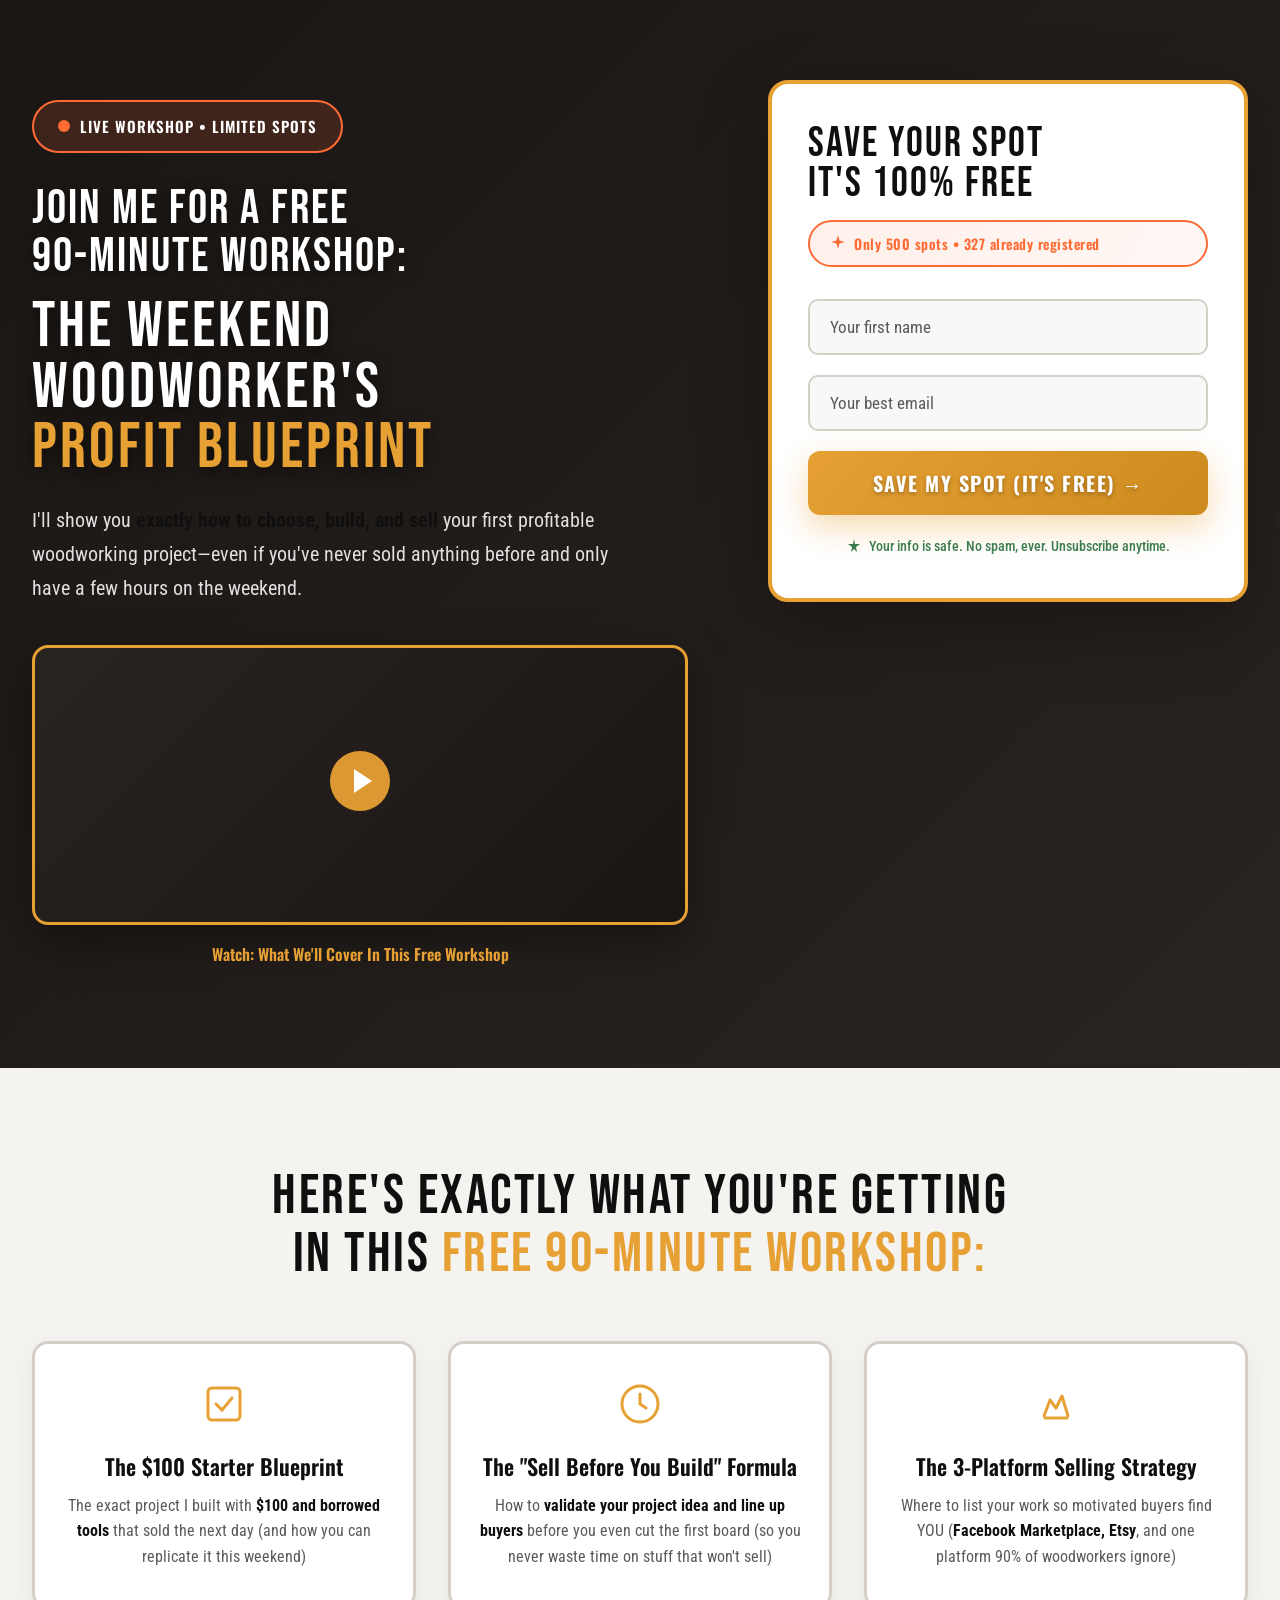
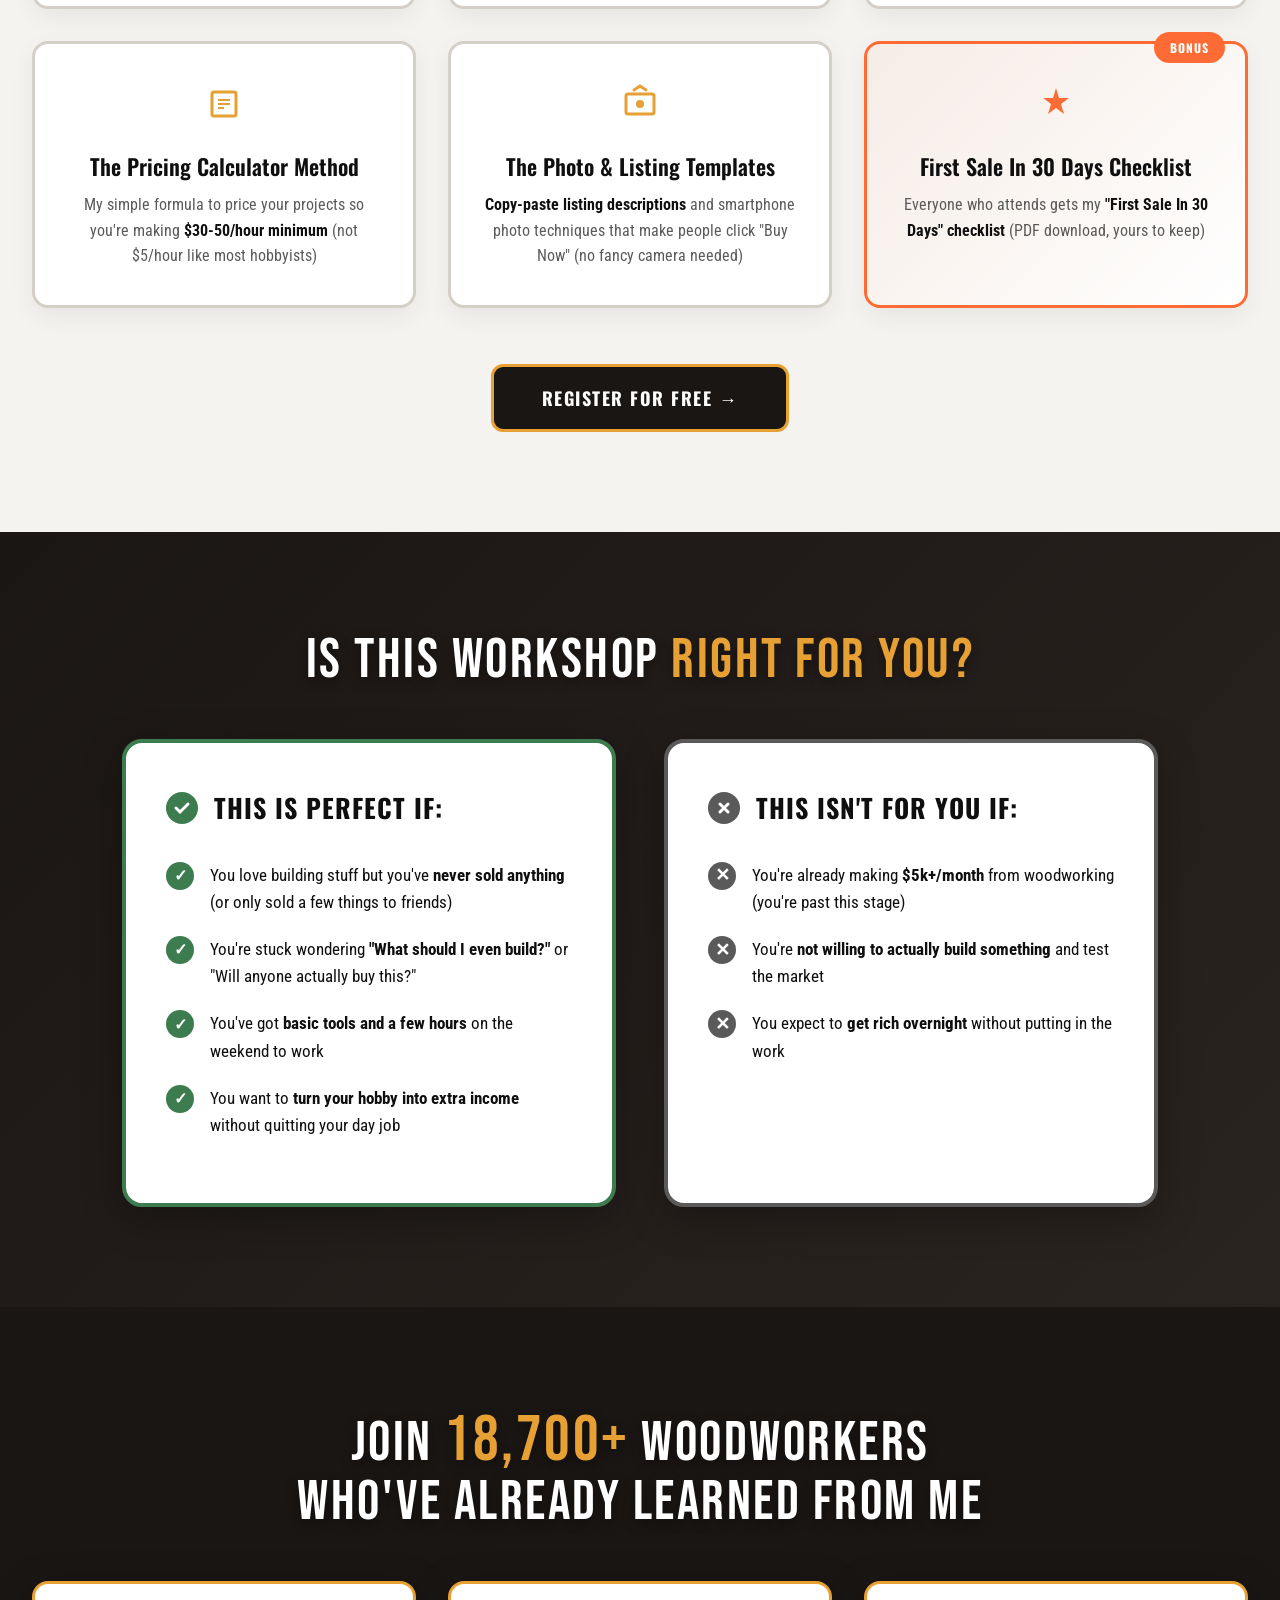
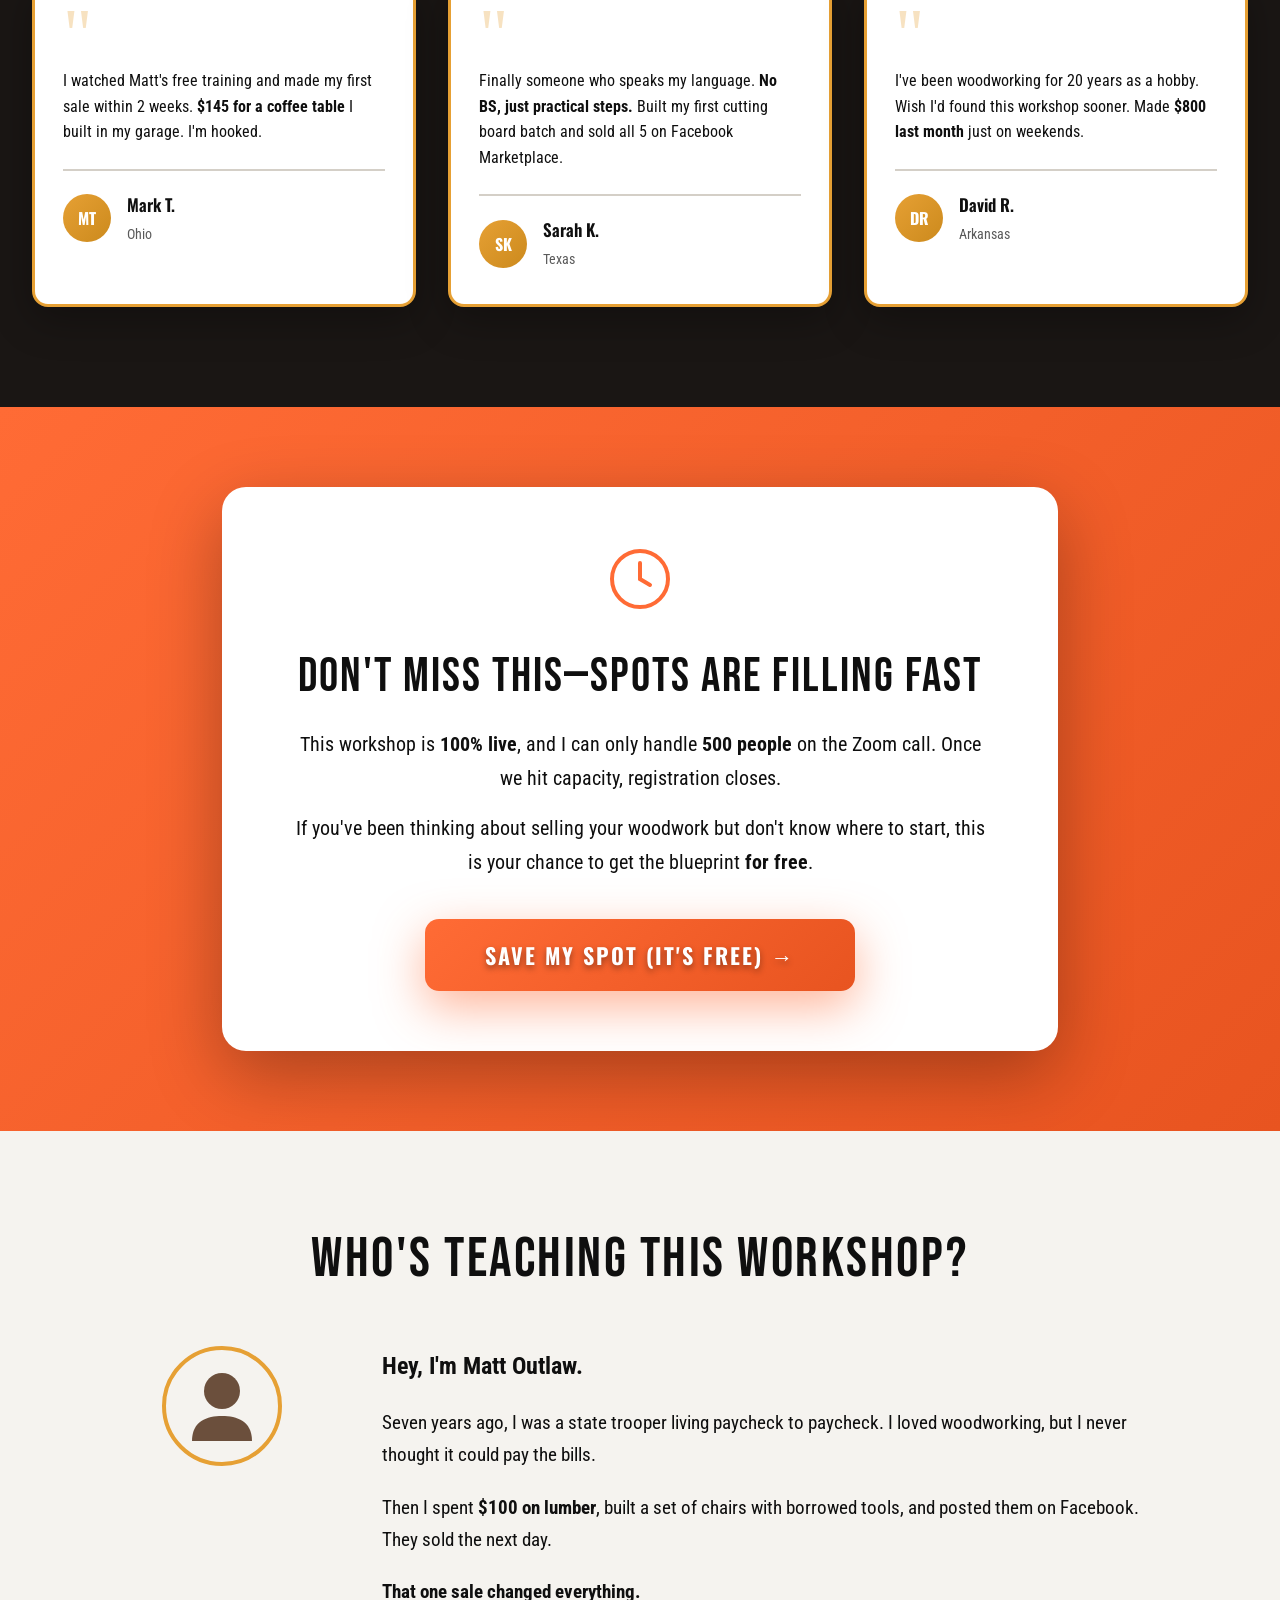
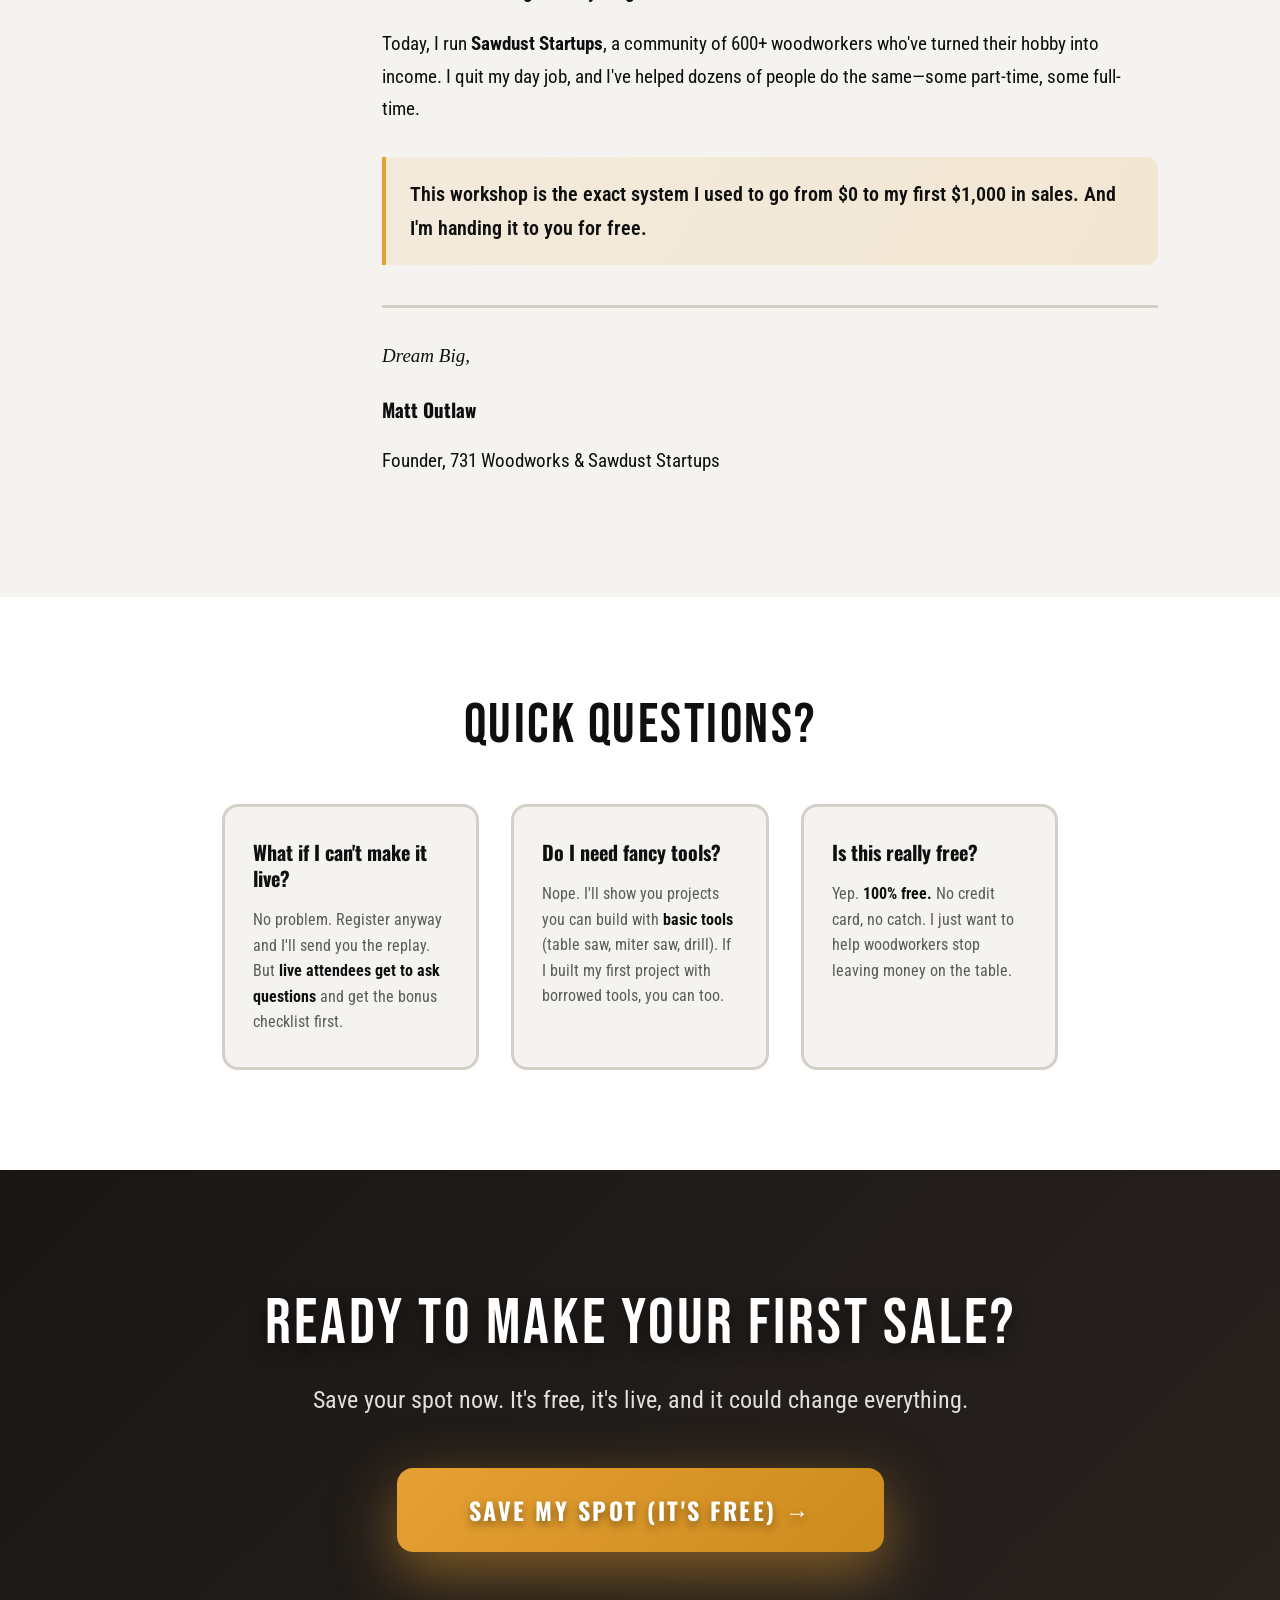
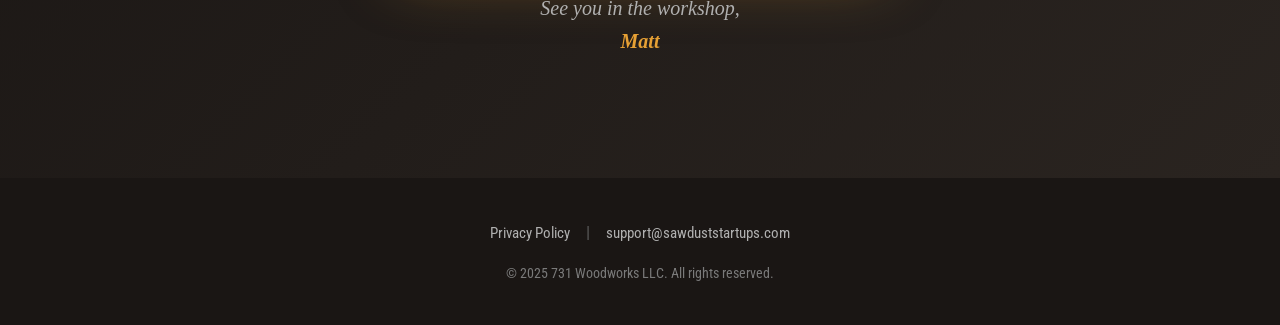
<file: workshop.html>
<!DOCTYPE html>
<html lang="en">
<head>
    <meta charset="UTF-8">
    <meta name="viewport" content="width=device-width, initial-scale=1.0">
    <title>Free Workshop: The Weekend Woodworker's Profit Blueprint | Matt Outlaw</title>
    <meta name="description" content="Join 18,700+ woodworkers in this free 90-minute workshop. Learn how to choose, build, and sell your first profitable woodworking project.">
    <link rel="preconnect" href="https://fonts.googleapis.com">
    <link rel="preconnect" href="https://fonts.gstatic.com" crossorigin>
    <link href="https://fonts.googleapis.com/css2?family=Bebas+Neue&family=Oswald:wght@400;500;600;700&family=Roboto+Condensed:wght@400;700&display=swap" rel="stylesheet">
    <link rel="stylesheet" href="workshop.css">
</head>
<body>

    <!-- HERO SECTION WITH INLINE FORM -->
    <section id="hero">
        <div class="container">
            <div class="hero-content">
                <!-- Left Column: Content -->
                <div class="hero-left">
                    <div class="live-badge">
                        <span class="live-dot"></span>
                        <span class="live-text">LIVE Workshop • Limited Spots</span>
                    </div>

                    <h1 class="hero-headline">
                        Join Me For A Free<br>90-Minute Workshop:
                    </h1>

                    <h2 class="hero-subheadline">
                        The Weekend Woodworker's<br><span class="highlight">Profit Blueprint</span>
                    </h2>

                    <p class="hero-description">
                        I'll show you <strong>exactly how to choose, build, and sell</strong> your first profitable woodworking project—even if you've never sold anything before and only have a few hours on the weekend.
                    </p>

                    <div class="video-preview">
                        <div class="video-thumbnail">
                            <div class="play-button-large">
                                <svg width="60" height="60" viewBox="0 0 60 60" fill="none">
                                    <circle cx="30" cy="30" r="30" fill="rgba(230, 160, 52, 0.95)"/>
                                    <path d="M24 18L42 30L24 42V18Z" fill="white"/>
                                </svg>
                            </div>
                        </div>
                        <p class="video-caption">Watch: What We'll Cover In This Free Workshop</p>
                    </div>
                </div>

                <!-- Right Column: Form -->
                <div class="hero-right">
                    <div class="form-card">
                        <div class="form-header">
                            <h3 class="form-headline">Save Your Spot<br>It's 100% Free</h3>
                            <div class="urgency-bar">
                                <svg width="16" height="16" viewBox="0 0 16 16" fill="none">
                                    <path d="M8 0L9.5 5.5L15 7L9.5 8.5L8 14L6.5 8.5L1 7L6.5 5.5L8 0Z" fill="#FF6B35"/>
                                </svg>
                                <span>Only 500 spots • 327 already registered</span>
                            </div>
                        </div>

                        <form id="registration-form" class="workshop-form">
                            <div class="form-group">
                                <input type="text" id="first-name" name="first-name" placeholder="Your first name" required>
                            </div>

                            <div class="form-group">
                                <input type="email" id="email" name="email" placeholder="Your best email" required>
                            </div>

                            <button type="submit" class="btn-primary-form">
                                SAVE MY SPOT (IT'S FREE) →
                            </button>

                            <div class="trust-line">
                                <svg width="14" height="14" viewBox="0 0 14 14" fill="none">
                                    <path d="M7 0L8 5L13 5L9 8L10 13L7 10L4 13L5 8L1 5L6 5L7 0Z" fill="#3D7C4F"/>
                                </svg>
                                <span>Your info is safe. No spam, ever. Unsubscribe anytime.</span>
                            </div>
                        </form>
                    </div>
                </div>
            </div>
        </div>
    </section>

    <!-- WHAT YOU'LL LEARN SECTION -->
    <section id="what-youll-learn">
        <div class="container">
            <h2 class="section-headline">
                Here's Exactly What You're Getting<br>In This <span class="highlight-text">Free 90-Minute Workshop:</span>
            </h2>

            <div class="learn-grid">
                <div class="learn-card">
                    <div class="card-icon">
                        <svg width="48" height="48" viewBox="0 0 48 48" fill="none">
                            <rect x="8" y="8" width="32" height="32" rx="4" stroke="#E6A034" stroke-width="3"/>
                            <path d="M16 24L22 30L32 18" stroke="#E6A034" stroke-width="3" stroke-linecap="round"/>
                        </svg>
                    </div>
                    <h3 class="card-title">The $100 Starter Blueprint</h3>
                    <p class="card-description">The exact project I built with <strong>$100 and borrowed tools</strong> that sold the next day (and how you can replicate it this weekend)</p>
                </div>

                <div class="learn-card">
                    <div class="card-icon">
                        <svg width="48" height="48" viewBox="0 0 48 48" fill="none">
                            <circle cx="24" cy="24" r="18" stroke="#E6A034" stroke-width="3"/>
                            <path d="M24 14V24L30 28" stroke="#E6A034" stroke-width="3" stroke-linecap="round"/>
                        </svg>
                    </div>
                    <h3 class="card-title">The "Sell Before You Build" Formula</h3>
                    <p class="card-description">How to <strong>validate your project idea and line up buyers</strong> before you even cut the first board (so you never waste time on stuff that won't sell)</p>
                </div>

                <div class="learn-card">
                    <div class="card-icon">
                        <svg width="48" height="48" viewBox="0 0 48 48" fill="none">
                            <path d="M12 36L18 20L24 28L30 16L36 36" stroke="#E6A034" stroke-width="3" stroke-linecap="round" stroke-linejoin="round"/>
                            <line x1="12" y1="38" x2="36" y2="38" stroke="#E6A034" stroke-width="3"/>
                        </svg>
                    </div>
                    <h3 class="card-title">The 3-Platform Selling Strategy</h3>
                    <p class="card-description">Where to list your work so motivated buyers find YOU (<strong>Facebook Marketplace, Etsy</strong>, and one platform 90% of woodworkers ignore)</p>
                </div>

                <div class="learn-card">
                    <div class="card-icon">
                        <svg width="48" height="48" viewBox="0 0 48 48" fill="none">
                            <rect x="12" y="12" width="24" height="24" rx="2" stroke="#E6A034" stroke-width="3"/>
                            <line x1="18" y1="20" x2="30" y2="20" stroke="#E6A034" stroke-width="2"/>
                            <line x1="18" y1="24" x2="30" y2="24" stroke="#E6A034" stroke-width="2"/>
                            <line x1="18" y1="28" x2="24" y2="28" stroke="#E6A034" stroke-width="2"/>
                        </svg>
                    </div>
                    <h3 class="card-title">The Pricing Calculator Method</h3>
                    <p class="card-description">My simple formula to price your projects so you're making <strong>$30-50/hour minimum</strong> (not $5/hour like most hobbyists)</p>
                </div>

                <div class="learn-card">
                    <div class="card-icon">
                        <svg width="48" height="48" viewBox="0 0 48 48" fill="none">
                            <rect x="10" y="14" width="28" height="20" rx="2" stroke="#E6A034" stroke-width="3"/>
                            <circle cx="24" cy="24" r="4" fill="#E6A034"/>
                            <path d="M18 10L24 6L30 10" stroke="#E6A034" stroke-width="3" stroke-linecap="round"/>
                        </svg>
                    </div>
                    <h3 class="card-title">The Photo & Listing Templates</h3>
                    <p class="card-description"><strong>Copy-paste listing descriptions</strong> and smartphone photo techniques that make people click "Buy Now" (no fancy camera needed)</p>
                </div>

                <div class="learn-card bonus-card">
                    <div class="bonus-badge-small">BONUS</div>
                    <div class="card-icon">
                        <svg width="48" height="48" viewBox="0 0 48 48" fill="none">
                            <path d="M24 8L27 18L37 18L29 24L32 34L24 28L16 34L19 24L11 18L21 18L24 8Z" fill="#FF6B35"/>
                        </svg>
                    </div>
                    <h3 class="card-title">First Sale In 30 Days Checklist</h3>
                    <p class="card-description">Everyone who attends gets my <strong>"First Sale In 30 Days" checklist</strong> (PDF download, yours to keep)</p>
                </div>
            </div>

            <div class="cta-container">
                <button class="btn-secondary" onclick="scrollToForm()">
                    REGISTER FOR FREE →
                </button>
            </div>
        </div>
    </section>

    <!-- WHO THIS IS FOR SECTION -->
    <section id="who-for">
        <div class="container-medium">
            <h2 class="section-headline">
                Is This Workshop <span class="highlight-text">Right For You?</span>
            </h2>

            <div class="who-grid">
                <!-- Perfect If -->
                <div class="who-column perfect">
                    <div class="column-header">
                        <svg width="32" height="32" viewBox="0 0 32 32" fill="none">
                            <circle cx="16" cy="16" r="16" fill="#3D7C4F"/>
                            <path d="M10 16L14 20L22 12" stroke="white" stroke-width="3" stroke-linecap="round"/>
                        </svg>
                        <h3>This Is Perfect If:</h3>
                    </div>
                    <ul class="who-list">
                        <li>
                            <span class="check-icon">✓</span>
                            <span>You love building stuff but you've <strong>never sold anything</strong> (or only sold a few things to friends)</span>
                        </li>
                        <li>
                            <span class="check-icon">✓</span>
                            <span>You're stuck wondering <strong>"What should I even build?"</strong> or "Will anyone actually buy this?"</span>
                        </li>
                        <li>
                            <span class="check-icon">✓</span>
                            <span>You've got <strong>basic tools and a few hours</strong> on the weekend to work</span>
                        </li>
                        <li>
                            <span class="check-icon">✓</span>
                            <span>You want to <strong>turn your hobby into extra income</strong> without quitting your day job</span>
                        </li>
                    </ul>
                </div>

                <!-- NOT For You -->
                <div class="who-column not-for">
                    <div class="column-header">
                        <svg width="32" height="32" viewBox="0 0 32 32" fill="none">
                            <circle cx="16" cy="16" r="16" fill="#5A5A5A"/>
                            <path d="M12 12L20 20M20 12L12 20" stroke="white" stroke-width="3" stroke-linecap="round"/>
                        </svg>
                        <h3>This ISN'T For You If:</h3>
                    </div>
                    <ul class="who-list">
                        <li>
                            <span class="x-icon">✕</span>
                            <span>You're already making <strong>$5k+/month</strong> from woodworking (you're past this stage)</span>
                        </li>
                        <li>
                            <span class="x-icon">✕</span>
                            <span>You're <strong>not willing to actually build something</strong> and test the market</span>
                        </li>
                        <li>
                            <span class="x-icon">✕</span>
                            <span>You expect to <strong>get rich overnight</strong> without putting in the work</span>
                        </li>
                    </ul>
                </div>
            </div>
        </div>
    </section>

    <!-- SOCIAL PROOF SECTION -->
    <section id="social-proof">
        <div class="container">
            <h2 class="section-headline-white">
                Join <span class="number-highlight">18,700+</span> Woodworkers<br>Who've Already Learned From Me
            </h2>

            <div class="testimonial-grid">
                <div class="testimonial-card">
                    <div class="quote-icon">"</div>
                    <p class="testimonial-text">I watched Matt's free training and made my first sale within 2 weeks. <strong>$145 for a coffee table</strong> I built in my garage. I'm hooked.</p>
                    <div class="testimonial-author">
                        <div class="author-avatar">MT</div>
                        <div class="author-info">
                            <p class="author-name">Mark T.</p>
                            <p class="author-location">Ohio</p>
                        </div>
                    </div>
                </div>

                <div class="testimonial-card">
                    <div class="quote-icon">"</div>
                    <p class="testimonial-text">Finally someone who speaks my language. <strong>No BS, just practical steps.</strong> Built my first cutting board batch and sold all 5 on Facebook Marketplace.</p>
                    <div class="testimonial-author">
                        <div class="author-avatar">SK</div>
                        <div class="author-info">
                            <p class="author-name">Sarah K.</p>
                            <p class="author-location">Texas</p>
                        </div>
                    </div>
                </div>

                <div class="testimonial-card">
                    <div class="quote-icon">"</div>
                    <p class="testimonial-text">I've been woodworking for 20 years as a hobby. Wish I'd found this workshop sooner. Made <strong>$800 last month</strong> just on weekends.</p>
                    <div class="testimonial-author">
                        <div class="author-avatar">DR</div>
                        <div class="author-info">
                            <p class="author-name">David R.</p>
                            <p class="author-location">Arkansas</p>
                        </div>
                    </div>
                </div>
            </div>
        </div>
    </section>

    <!-- URGENCY REMINDER SECTION -->
    <section id="urgency">
        <div class="container-small">
            <div class="urgency-box">
                <div class="urgency-icon">
                    <svg width="64" height="64" viewBox="0 0 64 64" fill="none">
                        <circle cx="32" cy="32" r="28" stroke="#FF6B35" stroke-width="4"/>
                        <path d="M32 16V32L42 38" stroke="#FF6B35" stroke-width="4" stroke-linecap="round"/>
                    </svg>
                </div>
                <h2 class="urgency-headline">Don't Miss This—Spots Are Filling Fast</h2>
                <p class="urgency-text">
                    This workshop is <strong>100% live</strong>, and I can only handle <strong>500 people</strong> on the Zoom call. Once we hit capacity, registration closes.
                </p>
                <p class="urgency-text">
                    If you've been thinking about selling your woodwork but don't know where to start, this is your chance to get the blueprint <strong>for free</strong>.
                </p>
                <button class="btn-primary-urgent" onclick="scrollToForm()">
                    SAVE MY SPOT (IT'S FREE) →
                </button>
            </div>
        </div>
    </section>

    <!-- ABOUT MATT SECTION -->
    <section id="about">
        <div class="container-medium">
            <h2 class="section-headline">Who's Teaching This Workshop?</h2>

            <div class="about-content">
                <div class="about-image">
                    <div class="matt-photo-placeholder">
                        <svg width="120" height="120" viewBox="0 0 120 120" fill="none">
                            <circle cx="60" cy="60" r="58" stroke="#E6A034" stroke-width="4"/>
                            <circle cx="60" cy="45" r="18" fill="#6B4F3C"/>
                            <path d="M30 95C30 75 45 70 60 70C75 70 90 75 90 95" fill="#6B4F3C"/>
                        </svg>
                    </div>
                </div>

                <div class="about-text">
                    <p class="about-intro">Hey, I'm <strong>Matt Outlaw</strong>.</p>

                    <p>Seven years ago, I was a state trooper living paycheck to paycheck. I loved woodworking, but I never thought it could pay the bills.</p>

                    <p>Then I spent <strong>$100 on lumber</strong>, built a set of chairs with borrowed tools, and posted them on Facebook. They sold the next day.</p>

                    <p><strong>That one sale changed everything.</strong></p>

                    <p>Today, I run <strong>Sawdust Startups</strong>, a community of 600+ woodworkers who've turned their hobby into income. I quit my day job, and I've helped dozens of people do the same—some part-time, some full-time.</p>

                    <p class="about-highlight">This workshop is the exact system I used to go from $0 to my first $1,000 in sales. And I'm handing it to you for free.</p>

                    <div class="signature">
                        <p class="signature-line">Dream Big,</p>
                        <p class="signature-name">Matt Outlaw</p>
                        <p class="signature-title">Founder, 731 Woodworks & Sawdust Startups</p>
                    </div>
                </div>
            </div>
        </div>
    </section>

    <!-- FAQ SECTION -->
    <section id="faq">
        <div class="container-small">
            <h2 class="section-headline">Quick Questions?</h2>

            <div class="faq-grid">
                <div class="faq-item-mini">
                    <h3 class="faq-question-mini">What if I can't make it live?</h3>
                    <p class="faq-answer-mini">No problem. Register anyway and I'll send you the replay. But <strong>live attendees get to ask questions</strong> and get the bonus checklist first.</p>
                </div>

                <div class="faq-item-mini">
                    <h3 class="faq-question-mini">Do I need fancy tools?</h3>
                    <p class="faq-answer-mini">Nope. I'll show you projects you can build with <strong>basic tools</strong> (table saw, miter saw, drill). If I built my first project with borrowed tools, you can too.</p>
                </div>

                <div class="faq-item-mini">
                    <h3 class="faq-question-mini">Is this really free?</h3>
                    <p class="faq-answer-mini">Yep. <strong>100% free.</strong> No credit card, no catch. I just want to help woodworkers stop leaving money on the table.</p>
                </div>
            </div>
        </div>
    </section>

    <!-- FINAL CTA SECTION -->
    <section id="final-cta">
        <div class="container-medium">
            <h2 class="final-headline">Ready To Make Your First Sale?</h2>
            <p class="final-subheadline">Save your spot now. It's free, it's live, and it could change everything.</p>

            <button class="btn-primary-final" onclick="scrollToForm()">
                SAVE MY SPOT (IT'S FREE) →
            </button>

            <p class="final-signature">See you in the workshop,<br><strong>Matt</strong></p>
        </div>
    </section>

    <!-- FOOTER -->
    <footer id="footer">
        <div class="container">
            <div class="footer-links">
                <a href="#privacy">Privacy Policy</a>
                <span class="separator">|</span>
                <a href="mailto:support@sawduststartups.com">support@sawduststartups.com</a>
            </div>
            <p class="footer-copyright">© 2025 731 Woodworks LLC. All rights reserved.</p>
        </div>
    </footer>

    <script>
        // Scroll to form function
        function scrollToForm() {
            const form = document.getElementById('registration-form');
            form.scrollIntoView({ behavior: 'smooth', block: 'center' });
            document.getElementById('first-name').focus();
        }

        // Form submission
        document.getElementById('registration-form').addEventListener('submit', function(e) {
            e.preventDefault();
            alert('Great! In production, this would submit to your email service provider (ConvertKit, ActiveCampaign, etc.)');
            // Add your form submission logic here
        });

        // Scroll animations
        const observerOptions = {
            threshold: 0.1,
            rootMargin: '0px 0px -50px 0px'
        };

        const observer = new IntersectionObserver((entries) => {
            entries.forEach(entry => {
                if (entry.isIntersecting) {
                    entry.target.classList.add('fade-in-visible');
                }
            });
        }, observerOptions);

        document.querySelectorAll('.learn-card, .testimonial-card, .faq-item-mini').forEach(el => {
            el.classList.add('fade-in');
            observer.observe(el);
        });
    </script>

</body>
</html>
</file>
<file: styles.css>
/* ===================================
   SAWDUST STARTUPS - SALES PAGE CSS
   =================================== */

/* RESET & BASE STYLES */
* {
    margin: 0;
    padding: 0;
    box-sizing: border-box;
}

html {
    scroll-behavior: smooth;
}

body {
    font-family: 'Roboto Condensed', 'Arial Narrow', Arial, sans-serif;
    font-size: 17px;
    line-height: 1.65;
    color: var(--text-dark);
    background-color: var(--background);
    overflow-x: hidden;
    font-weight: 400;
    -webkit-font-smoothing: antialiased;
    -moz-osx-font-smoothing: grayscale;
}

strong, b {
    font-weight: 700;
    color: var(--text-dark);
}

em {
    font-style: italic;
    color: var(--text-light);
}

/* CSS VARIABLES - DESIGN SYSTEM */
:root {
    /* Colors - Masculine High-Contrast Palette */
    --primary-cta: #E6A034;
    --primary-cta-dark: #CC8A1D;
    --primary-dark: #1A1614;
    --secondary: #3D3D3D;
    --accent-blue: #2A6FA7;
    --background: #F5F3EF;
    --text-dark: #0F0F0F;
    --text-light: #5A5A5A;
    --success-green: #3D7C4F;
    --border: #D4CFC7;
    --highlight-yellow: #FDB913;
    --highlight-orange: #FF6B35;

    /* New Wood Tones - Deeper & More Masculine */
    --wood-light: #DCC9A8;
    --wood-medium: #A67C52;
    --wood-dark: #6B4F3C;
    --sawdust: #B89968;
    --workshop-steel: #4A5A6A;

    /* Premium Overlays */
    --overlay-dark: rgba(15, 15, 15, 0.85);
    --overlay-light: rgba(255, 255, 255, 0.95);

    /* Spacing */
    --xs: 8px;
    --s: 16px;
    --m: 24px;
    --l: 32px;
    --xl: 48px;
    --xxl: 64px;
    --xxxl: 96px;

    /* Border Radius */
    --radius-small: 6px;
    --radius-medium: 12px;
    --radius-large: 16px;
    --radius-xlarge: 24px;

    /* Container Widths */
    --container-max: 1475px;
    --container-medium: 1200px;
    --container-small: 1000px;
}

/* WOOD GRAIN TEXTURES */
.wood-grain-light {
    background:
        repeating-linear-gradient(
            90deg,
            #F8F6F3 0px,
            #F0EBE3 2px,
            #F8F6F3 4px,
            #EDE6D9 6px,
            #F8F6F3 8px
        );
}

.wood-grain-dark {
    background:
        linear-gradient(90deg,
            #2B2B2B 0%,
            #2E2A26 20%,
            #2B2B2B 40%,
            #332F2A 60%,
            #2B2B2B 80%,
            #2E2A26 100%
        );
}

/* SAWDUST PARTICLES */
.sawdust-overlay {
    position: relative;
}

.sawdust-overlay::before {
    content: '';
    position: absolute;
    top: 0;
    left: 0;
    width: 100%;
    height: 100%;
    background-image:
        radial-gradient(circle at 20% 30%, rgba(210, 180, 140, 0.15) 1px, transparent 1px),
        radial-gradient(circle at 60% 70%, rgba(210, 180, 140, 0.1) 2px, transparent 2px),
        radial-gradient(circle at 80% 20%, rgba(210, 180, 140, 0.12) 1.5px, transparent 1.5px),
        radial-gradient(circle at 30% 80%, rgba(210, 180, 140, 0.08) 2px, transparent 2px),
        radial-gradient(circle at 90% 60%, rgba(210, 180, 140, 0.1) 1px, transparent 1px);
    background-size: 200px 200px, 300px 300px, 250px 250px, 350px 350px, 180px 180px;
    background-position: 0 0, 40px 60px, 130px 270px, 70px 100px, 200px 150px;
    pointer-events: none;
    z-index: 1;
}

.sawdust-overlay > * {
    position: relative;
    z-index: 2;
}

/* WOOD PLANK DIVIDER */
.wood-divider {
    height: 8px;
    background:
        linear-gradient(90deg,
            var(--wood-dark) 0%,
            var(--wood-medium) 20%,
            var(--wood-dark) 40%,
            var(--wood-medium) 60%,
            var(--wood-dark) 80%,
            var(--wood-medium) 100%
        );
    box-shadow:
        inset 0 2px 4px rgba(0,0,0,0.3),
        inset 0 -2px 4px rgba(255,255,255,0.1);
    position: relative;
}

.wood-divider::after {
    content: '';
    position: absolute;
    top: 0;
    left: 0;
    width: 100%;
    height: 100%;
    background: repeating-linear-gradient(
        90deg,
        transparent,
        transparent 2px,
        rgba(0,0,0,0.05) 2px,
        rgba(0,0,0,0.05) 4px
    );
}

/* CONTAINER UTILITIES */
.container {
    max-width: var(--container-max);
    margin: 0 auto;
    padding: 0 var(--l);
}

.container-medium {
    max-width: var(--container-medium);
    margin: 0 auto;
    padding: 0 var(--l);
}

.container-small {
    max-width: var(--container-small);
    margin: 0 auto;
    padding: 0 var(--l);
}

.container-announcement {
    max-width: 100%;
    margin: 0 auto;
    padding: 0 var(--l);
}

/* CTA CONTAINER */
.cta-container {
    text-align: center;
    margin-top: var(--xl);
}

/* TYPOGRAPHY */
h1, h2, h3, h4, h5, h6 {
    font-family: 'Bebas Neue', 'Impact', sans-serif;
    font-weight: 400;
    line-height: 1.1;
    letter-spacing: 1px;
    text-transform: uppercase;
}

h1, h2 {
    text-shadow: 2px 2px 4px rgba(0,0,0,0.15);
}

h3, h4, h5, h6 {
    font-family: 'Oswald', 'Arial Narrow', sans-serif;
    font-weight: 600;
    text-transform: none;
}

/* SECTION HEADLINES */
.section-headline {
    font-size: 60px;
    font-weight: 400;
    color: var(--text-dark);
    text-align: center;
    line-height: 1.05;
    margin-bottom: var(--l);
    letter-spacing: 2.5px;
}

.section-headline span {
    color: var(--primary-cta);
    position: relative;
    display: inline-block;
}

.section-subheadline {
    font-size: 20px;
    font-weight: 400;
    color: var(--secondary);
    text-align: center;
    max-width: 900px;
    margin: 0 auto var(--xl);
    line-height: 1.75;
    font-family: 'Roboto Condensed', Arial, sans-serif;
}

.section-subheadline strong {
    color: var(--text-dark);
    font-weight: 700;
}

/* BUTTONS */
.btn-primary {
    display: inline-block;
    width: 280px;
    height: 64px;
    background:
        linear-gradient(135deg,
            var(--primary-cta) 0%,
            var(--wood-medium) 50%,
            var(--primary-cta-dark) 100%
        );
    color: #FFFFFF;
    font-size: 20px;
    font-weight: 700;
    letter-spacing: 1.5px;
    font-family: 'Oswald', 'Arial Narrow', sans-serif;
    text-transform: uppercase;
    border: none;
    border-radius: var(--radius-medium);
    cursor: pointer;
    box-shadow:
        0 8px 24px rgba(212, 165, 116, 0.4),
        inset 0 1px 0 rgba(255,255,255,0.3),
        inset 0 -2px 0 rgba(0,0,0,0.2);
    transition: all 0.3s cubic-bezier(0.4, 0, 0.2, 1);
    text-align: center;
    line-height: 64px;
    text-shadow: 0 3px 6px rgba(0,0,0,0.6);
    position: relative;
    overflow: hidden;
}

.btn-primary::before {
    content: '';
    position: absolute;
    top: 0;
    left: 0;
    width: 100%;
    height: 100%;
    background: repeating-linear-gradient(
        90deg,
        transparent,
        transparent 3px,
        rgba(0,0,0,0.03) 3px,
        rgba(0,0,0,0.03) 4px
    );
    pointer-events: none;
    z-index: 0;
}

.btn-primary:hover {
    transform: translateY(-2px);
    box-shadow:
        0 12px 32px rgba(212, 165, 116, 0.5),
        inset 0 1px 0 rgba(255,255,255,0.4),
        inset 0 -2px 0 rgba(0,0,0,0.2);
}

.btn-primary:active {
    transform: translateY(1px);
    box-shadow:
        0 4px 16px rgba(212, 165, 116, 0.3),
        inset 0 2px 4px rgba(0,0,0,0.3);
}

.btn-primary-glow {
    display: inline-block;
    width: 280px;
    height: 64px;
    background:
        linear-gradient(135deg,
            var(--primary-cta) 0%,
            var(--wood-medium) 50%,
            var(--primary-cta-dark) 100%
        );
    color: #FFFFFF;
    font-size: 20px;
    font-weight: 700;
    letter-spacing: 1.5px;
    font-family: 'Oswald', 'Arial Narrow', sans-serif;
    text-transform: uppercase;
    border: none;
    border-radius: var(--radius-medium);
    cursor: pointer;
    box-shadow:
        0 8px 32px rgba(212, 165, 116, 0.5),
        inset 0 1px 0 rgba(255,255,255,0.3),
        inset 0 -2px 0 rgba(0,0,0,0.2);
    transition: all 0.3s cubic-bezier(0.4, 0, 0.2, 1);
    text-shadow: 0 3px 6px rgba(0,0,0,0.6);
    position: relative;
    overflow: hidden;
}

.btn-primary-glow::before {
    content: '';
    position: absolute;
    top: 0;
    left: 0;
    width: 100%;
    height: 100%;
    background: repeating-linear-gradient(
        90deg,
        transparent,
        transparent 3px,
        rgba(0,0,0,0.03) 3px,
        rgba(0,0,0,0.03) 4px
    );
    pointer-events: none;
    z-index: 0;
}

.btn-primary-glow:hover {
    transform: translateY(-2px);
    box-shadow:
        0 12px 40px rgba(212, 165, 116, 0.6),
        inset 0 1px 0 rgba(255,255,255,0.4),
        inset 0 -2px 0 rgba(0,0,0,0.2);
}

.btn-primary-large {
    width: 320px;
    height: 72px;
    font-size: 20px;
    line-height: 72px;
}

.btn-primary-oversized {
    width: 360px;
    height: 80px;
    font-size: 24px;
    font-weight: 700;
    font-family: 'Oswald', 'Arial Narrow', sans-serif;
    text-transform: uppercase;
    background:
        linear-gradient(135deg,
            var(--primary-cta) 0%,
            var(--wood-medium) 50%,
            var(--primary-cta-dark) 100%
        );
    color: #FFFFFF;
    border: none;
    border-radius: var(--radius-large);
    box-shadow:
        0 12px 48px rgba(212, 165, 116, 0.6),
        inset 0 2px 0 rgba(255,255,255,0.3),
        inset 0 -3px 0 rgba(0,0,0,0.2);
    line-height: 80px;
    text-align: center;
    cursor: pointer;
    animation: pulse 2s ease-in-out infinite;
    text-shadow: 0 4px 8px rgba(0,0,0,0.7);
    position: relative;
    overflow: hidden;
    display: inline-block;
    letter-spacing: 2px;
    transition: all 0.3s ease;
}

.btn-primary-oversized::before {
    content: '';
    position: absolute;
    top: 0;
    left: 0;
    width: 100%;
    height: 100%;
    background: repeating-linear-gradient(
        90deg,
        transparent,
        transparent 3px,
        rgba(0,0,0,0.03) 3px,
        rgba(0,0,0,0.03) 4px
    );
    pointer-events: none;
    z-index: 0;
}

.btn-primary-oversized:hover {
    transform: scale(1.05);
    box-shadow:
        0 16px 64px rgba(212, 165, 116, 0.7),
        inset 0 2px 0 rgba(255,255,255,0.4),
        inset 0 -3px 0 rgba(0,0,0,0.2);
    animation: none;
}

@keyframes pulse {
    0%, 100% { transform: scale(1); }
    50% { transform: scale(1.02); }
}

/* HIGHLIGHT STYLES */
.highlight {
    background: linear-gradient(90deg, var(--highlight-yellow) 0%, var(--primary-cta) 100%);
    padding: 4px 12px;
    border-radius: var(--radius-small);
    display: inline-block;
    transform: rotate(-1deg);
}

.highlight-inline {
    background: linear-gradient(90deg, var(--highlight-yellow) 0%, var(--primary-cta) 100%);
    padding: 4px 12px;
    border-radius: var(--radius-small);
    display: inline-block;
}

.highlighted-number {
    color: var(--primary-cta);
    font-weight: 800;
}

.highlight-number {
    font-size: 56px;
    color: var(--primary-cta);
}

/* ===================================
   SECTION 1: HERO
   =================================== */

#hero {
    background:
        repeating-linear-gradient(
            90deg,
            #F8F6F3 0px,
            #F0EBE3 2px,
            #F8F6F3 4px,
            #EDE6D9 6px,
            #F8F6F3 8px
        );
    position: relative;
    padding-top: 56px;
}

#hero::before {
    content: '';
    position: absolute;
    top: 0;
    left: 0;
    width: 100%;
    height: 100%;
    background-image:
        radial-gradient(circle at 15% 25%, rgba(210, 180, 140, 0.04) 2px, transparent 2px),
        radial-gradient(circle at 85% 75%, rgba(210, 180, 140, 0.03) 1.5px, transparent 1.5px),
        radial-gradient(circle at 50% 50%, rgba(210, 180, 140, 0.02) 1px, transparent 1px);
    background-size: 400px 400px, 350px 350px, 500px 500px;
    pointer-events: none;
    opacity: 0.4;
}

/* Announcement Bar */
.announcement-bar {
    position: fixed;
    top: 0;
    left: 0;
    width: 100%;
    height: 56px;
    background:
        linear-gradient(90deg,
            #2B2B2B 0%,
            #2E2A26 20%,
            #2B2B2B 40%,
            #332F2A 60%,
            #2B2B2B 80%,
            #2E2A26 100%
        );
    border-bottom: 3px solid var(--primary-cta);
    box-shadow:
        0 4px 12px rgba(0,0,0,0.3),
        inset 0 1px 0 rgba(255,255,255,0.1);
    z-index: 1000;
    display: flex;
    align-items: center;
    justify-content: center;
    position: relative;
}

.announcement-bar::after {
    content: '';
    position: absolute;
    top: 0;
    left: 0;
    width: 100%;
    height: 100%;
    background: repeating-linear-gradient(
        90deg,
        transparent,
        transparent 3px,
        rgba(0,0,0,0.1) 3px,
        rgba(0,0,0,0.1) 4px
    );
    pointer-events: none;
}

.announcement-bar p {
    font-size: 16px;
    font-weight: 600;
    color: #FFFFFF;
    letter-spacing: 0.5px;
    margin: 0;
    text-shadow: 0 2px 4px rgba(0,0,0,0.5);
    position: relative;
    z-index: 1;
}

/* Hero Content */
#hero .container {
    padding-top: var(--xl);
    padding-bottom: var(--xxxl);
    position: relative;
    z-index: 2;
}

.hero-headline {
    font-size: 82px;
    font-weight: 400;
    color: var(--text-dark);
    line-height: 1.0;
    max-width: 1100px;
    margin: 0 auto var(--l);
    font-family: 'Bebas Neue', 'Impact', sans-serif;
    letter-spacing: 3px;
    text-transform: uppercase;
    text-shadow: 4px 4px 12px rgba(0,0,0,0.15);
}

.hero-subheadline {
    font-size: 22px;
    font-weight: 400;
    color: var(--secondary);
    max-width: 950px;
    margin: 0 auto var(--xl);
    line-height: 1.7;
}

.hero-subheadline strong {
    color: var(--text-dark);
    font-weight: 700;
    background: linear-gradient(120deg, rgba(230,160,52,0.1) 0%, rgba(230,160,52,0.2) 100%);
    padding: 2px 6px;
    border-radius: 3px;
}

.video-container {
    margin: 40px auto;
    text-align: center;
}

.video-label {
    font-size: 14px;
    font-style: italic;
    color: var(--text-light);
    margin-bottom: var(--s);
}

.video-placeholder {
    width: 840px;
    max-width: 100%;
    height: 472px;
    margin: 0 auto;
    background: linear-gradient(135deg, var(--primary-dark) 0%, var(--secondary) 100%);
    border: 3px solid var(--border);
    border-radius: var(--radius-large);
    box-shadow: 0 16px 48px rgba(0,0,0,0.15);
    display: flex;
    align-items: center;
    justify-content: center;
    position: relative;
}

.play-button {
    width: 80px;
    height: 80px;
    background: rgba(212, 165, 116, 0.95);
    border-radius: 50%;
    display: flex;
    align-items: center;
    justify-content: center;
    cursor: pointer;
    transition: transform 0.3s ease, box-shadow 0.3s ease;
}

.play-button:hover {
    transform: scale(1.1);
    box-shadow: 0 8px 24px rgba(212, 165, 116, 0.6);
}

/* ===================================
   SECTION 2: SOCIAL PROOF WALL
   =================================== */

#social-proof {
    background: var(--primary-dark);
    padding: var(--xxxl) 0;
}

#social-proof .section-headline {
    color: #FFFFFF;
    font-size: 56px;
    text-shadow: 3px 3px 8px rgba(0,0,0,0.5);
}

#social-proof .section-subheadline {
    color: #B8B8B8;
    margin-bottom: var(--xl);
}

.screenshot-grid {
    display: grid;
    grid-template-columns: repeat(3, 1fr);
    gap: var(--l);
    margin-top: var(--xl);
}

.screenshot-card {
    text-align: center;
}

.screenshot-placeholder {
    width: 100%;
    height: 280px;
    background: linear-gradient(135deg, rgba(212, 165, 116, 0.1) 0%, rgba(74, 74, 74, 0.2) 100%);
    border: 2px solid var(--secondary);
    border-radius: var(--radius-medium);
    box-shadow: 0 8px 32px rgba(212, 165, 116, 0.15);
    display: flex;
    align-items: center;
    justify-content: center;
    color: #B8B8B8;
    font-size: 14px;
    transition: all 0.3s ease;
}

.screenshot-card:hover .screenshot-placeholder {
    border-color: var(--primary-cta);
    box-shadow: 0 12px 40px rgba(212, 165, 116, 0.25);
}

.screenshot-label {
    margin-top: var(--s);
    font-size: 14px;
    font-weight: 500;
    color: #E0DED9;
}

/* ===================================
   SECTION 3: STUDENT SUCCESS GRID
   =================================== */

#student-success {
    background: var(--background);
    padding: var(--xxxl) 0;
}

.caption {
    font-size: 16px;
    font-weight: 400;
    color: var(--text-light);
    text-align: center;
    margin-bottom: var(--xl);
}

.masonry-grid {
    display: grid;
    grid-template-columns: repeat(3, 1fr);
    gap: var(--m);
}

.success-card {
    background: #FFFFFF;
    border-radius: var(--radius-medium);
    box-shadow: 0 4px 16px rgba(0,0,0,0.06);
    overflow: hidden;
    position: relative;
    transition: all 0.3s ease;
}

.success-card:hover {
    transform: translateY(-4px);
    box-shadow: 0 8px 24px rgba(0,0,0,0.12);
}

.green-border {
    border-top: 4px solid var(--success-green);
}

.blue-border {
    border-top: 4px solid var(--accent-blue);
}

.yellow-border {
    border-top: 4px solid var(--primary-cta);
}

.success-placeholder {
    width: 100%;
    background: linear-gradient(135deg, #f0f0f0 0%, #e0e0e0 100%);
    display: flex;
    align-items: center;
    justify-content: center;
    color: var(--text-light);
    font-size: 14px;
    padding: var(--m);
}

.card-overlay-top {
    position: absolute;
    top: 12px;
    left: 12px;
    background: rgba(43, 43, 43, 0.85);
    color: #FFFFFF;
    font-size: 12px;
    font-weight: 600;
    padding: 6px 12px;
    border-radius: var(--radius-small);
}

.card-overlay-bottom {
    position: absolute;
    bottom: 12px;
    right: 12px;
    color: #FFFFFF;
    font-size: 14px;
    font-weight: 700;
    padding: 8px 16px;
    border-radius: 8px;
}

.card-overlay-bottom.green {
    background: var(--success-green);
}

.card-overlay-bottom.blue {
    background: var(--accent-blue);
}

.card-overlay-bottom.yellow {
    background: var(--primary-cta);
}

/* ===================================
   SECTION 4: YOUR TURN TRANSITION
   =================================== */

#your-turn {
    background: var(--primary-dark);
    padding: var(--xxxl) 0;
    position: relative;
}

#your-turn::before {
    content: '';
    position: absolute;
    top: 0;
    left: 0;
    width: 100%;
    height: 100%;
    background-image:
        radial-gradient(circle, rgba(255,255,255,0.1) 2px, transparent 2px),
        radial-gradient(circle, rgba(255,255,255,0.1) 3px, transparent 3px);
    background-size: 50px 50px, 80px 80px;
    background-position: 0 0, 40px 40px;
    opacity: 0.1;
    pointer-events: none;
}

#your-turn .section-headline {
    color: #FFFFFF;
    font-size: 56px;
    text-shadow: 3px 3px 8px rgba(0,0,0,0.6);
}

.two-column-content {
    display: grid;
    grid-template-columns: 1fr 1fr;
    gap: var(--xxl);
    margin-top: var(--xl);
}

.left-column p,
.right-column p {
    font-size: 18px;
    line-height: 1.7;
    color: #D0D0D0;
    margin-bottom: var(--s);
}

.pain-intro {
    font-weight: 600;
    color: #FFFFFF !important;
    margin-bottom: var(--s) !important;
}

.pain-list {
    list-style: none;
    padding: 0;
}

.pain-list li {
    font-size: 17px;
    line-height: 1.6;
    color: #B8B8B8;
    margin-bottom: var(--s);
    display: flex;
    align-items: flex-start;
}

.x-icon {
    color: #E76F51;
    font-size: 20px;
    margin-right: 8px;
    flex-shrink: 0;
}

.truth-statement {
    background: linear-gradient(90deg, var(--primary-cta) 0%, var(--primary-cta-dark) 100%);
    padding: 16px 32px;
    border-radius: 8px;
    margin: var(--l) auto;
    text-align: center;
    max-width: fit-content;
    font-size: 24px;
    font-weight: 700;
    color: #FFFFFF;
}

.supporting-copy {
    font-size: 19px;
    color: #D0D0D0;
    text-align: center;
    max-width: 900px;
    margin: var(--l) auto 0;
    line-height: 1.7;
}

/* ===================================
   SECTION 5: YOU DON'T NEED
   =================================== */

#you-dont-need {
    background:
        repeating-linear-gradient(
            90deg,
            #FEFEFE 0px,
            #F9F7F4 2px,
            #FEFEFE 4px,
            #F5F1EB 6px,
            #FEFEFE 8px
        );
    padding: var(--xxxl) 0;
    position: relative;
}

#you-dont-need::before {
    content: '';
    position: absolute;
    top: 0;
    left: 0;
    width: 100%;
    height: 100%;
    background-image:
        radial-gradient(circle at 10% 20%, rgba(193, 154, 107, 0.015) 2px, transparent 2px),
        radial-gradient(circle at 90% 80%, rgba(193, 154, 107, 0.01) 1.5px, transparent 1.5px);
    background-size: 500px 500px, 450px 450px;
    pointer-events: none;
}

.underline-decoration {
    width: 120px;
    height: 6px;
    background:
        linear-gradient(90deg,
            var(--wood-dark) 0%,
            var(--primary-cta) 30%,
            var(--wood-medium) 50%,
            var(--primary-cta) 70%,
            var(--wood-dark) 100%
        );
    margin: 16px auto var(--xxl);
    box-shadow:
        inset 0 2px 3px rgba(0,0,0,0.3),
        inset 0 -1px 2px rgba(255,255,255,0.2),
        0 2px 4px rgba(0,0,0,0.1);
    position: relative;
}

.underline-decoration::after {
    content: '';
    position: absolute;
    top: 0;
    left: 0;
    width: 100%;
    height: 100%;
    background: repeating-linear-gradient(
        90deg,
        transparent,
        transparent 3px,
        rgba(0,0,0,0.1) 3px,
        rgba(0,0,0,0.1) 4px
    );
}

.four-column-grid {
    display: grid;
    grid-template-columns: repeat(4, 1fr);
    gap: var(--xl);
}

.feature-card {
    padding: var(--l) var(--m);
    text-align: center;
    transition: background 0.3s ease;
    border-radius: var(--radius-medium);
}

.feature-card:hover {
    background: var(--background);
}

.crossed-icon {
    margin: 0 auto var(--m);
    display: flex;
    justify-content: center;
}

.feature-card h3 {
    font-size: 24px;
    font-weight: 600;
    color: var(--text-dark);
    line-height: 1.3;
    margin-bottom: 12px;
    font-family: 'Oswald', 'Arial Narrow', sans-serif;
}

.feature-card p {
    font-size: 16px;
    line-height: 1.6;
    color: var(--secondary);
}

/* ===================================
   SECTION 6: WHAT HAPPENS AFTER YOU JOIN
   =================================== */

#what-happens {
    background: var(--background);
    padding: var(--xxxl) 0;
}

.three-step-grid {
    display: grid;
    grid-template-columns: 420px 48px 420px 48px 420px;
    justify-content: center;
    align-items: center;
    gap: 0;
    margin-top: var(--xxl);
}

.step-card {
    background: #FFFFFF;
    border: 2px solid var(--border);
    border-radius: var(--radius-large);
    padding: 64px 32px 32px;
    box-shadow: 0 8px 24px rgba(0,0,0,0.06);
    position: relative;
    transition: all 0.3s ease;
    text-align: center;
}

.step-card:hover {
    border-color: var(--primary-cta);
    transform: translateY(-4px);
    box-shadow: 0 12px 32px rgba(0,0,0,0.12);
}

.number-badge {
    width: 72px;
    height: 72px;
    background:
        linear-gradient(135deg,
            var(--primary-cta) 0%,
            var(--wood-medium) 50%,
            var(--primary-cta-dark) 100%
        );
    border-radius: 50%;
    display: flex;
    align-items: center;
    justify-content: center;
    font-size: 36px;
    font-weight: 800;
    color: #FFFFFF;
    position: absolute;
    top: -36px;
    left: 50%;
    transform: translateX(-50%);
    box-shadow:
        0 4px 16px rgba(212, 165, 116, 0.3),
        inset 0 2px 4px rgba(255,255,255,0.3),
        inset 0 -2px 4px rgba(0,0,0,0.2);
    text-shadow: 0 2px 4px rgba(0,0,0,0.4);
    border: 2px solid rgba(139, 111, 71, 0.3);
}

.step-icon {
    margin: var(--m) auto var(--s);
    display: block;
}

.step-card h3 {
    font-size: 26px;
    font-weight: 600;
    color: var(--text-dark);
    line-height: 1.3;
    margin-bottom: var(--s);
    font-family: 'Oswald', 'Arial Narrow', sans-serif;
}

.step-card p {
    font-size: 16px;
    color: var(--secondary);
    line-height: 1.6;
}

.timeline-badge {
    background: var(--background);
    border: 1px solid var(--border);
    border-radius: 24px;
    padding: 10px 20px;
    margin-top: var(--m);
    display: inline-block;
    font-size: 14px;
    font-weight: 600;
    color: var(--accent-blue);
}

.arrow-connector {
    font-size: 48px;
    color: var(--primary-cta);
    text-align: center;
}

/* ===================================
   SECTION 7: SYSTEM BREAKDOWN
   =================================== */

#system-breakdown {
    background: #1A1A1A;
    padding: 120px 0;
    position: relative;
}

#system-breakdown::before {
    content: '';
    position: absolute;
    top: 0;
    left: 0;
    width: 100%;
    height: 100%;
    background-image: url('data:image/svg+xml,<svg xmlns="http://www.w3.org/2000/svg" width="100" height="100"><rect width="100" height="100" fill="%231A1A1A"/><path d="M0 0 L50 50 L0 100 L50 50 L100 100 L100 0 L50 50 L100 0" stroke="%23ffffff" stroke-width="0.5" opacity="0.03" fill="none"/></svg>');
    opacity: 0.03;
    pointer-events: none;
}

#system-breakdown .section-headline {
    color: #FFFFFF;
    text-shadow: 3px 3px 8px rgba(0,0,0,0.6);
}

#system-breakdown .section-subheadline {
    color: #D0D0D0;
    text-shadow: 2px 2px 4px rgba(0,0,0,0.5);
}

.system-layout {
    display: grid;
    grid-template-columns: 1fr 1fr;
    gap: 80px;
    margin-top: var(--xxl);
}

.dashboard-mockup {
    width: 100%;
    max-width: 620px;
    height: 720px;
    border: 1px solid var(--secondary);
    border-radius: var(--radius-large);
    box-shadow: 0 24px 64px rgba(0,0,0,0.4);
    background: linear-gradient(135deg, #2B2B2B 0%, #1A1A1A 100%);
    padding: var(--m);
}

.mockup-content {
    height: 100%;
    display: flex;
    flex-direction: column;
}

.mockup-header {
    font-size: 14px;
    font-weight: 700;
    color: var(--primary-cta);
    text-transform: uppercase;
    letter-spacing: 1px;
    padding-bottom: var(--s);
    border-bottom: 2px solid var(--secondary);
    margin-bottom: var(--m);
}

.mockup-item {
    background: rgba(255,255,255,0.05);
    border: 1px solid rgba(255,255,255,0.1);
    border-radius: 8px;
    padding: var(--s);
    margin-bottom: var(--s);
    color: #FFFFFF;
    font-size: 15px;
}

.mockup-progress {
    margin-top: auto;
    padding: var(--s);
    background: rgba(212, 165, 116, 0.1);
    border-radius: 8px;
    color: var(--primary-cta);
    font-size: 14px;
    font-weight: 600;
}

.phase-tabs {
    display: flex;
    flex-direction: column;
    gap: 12px;
}

.phase-tab {
    background: rgba(255,255,255,0.05);
    border: 1px solid rgba(255,255,255,0.1);
    border-radius: var(--radius-medium);
    overflow: hidden;
    transition: all 0.3s ease;
}

.phase-tab.active {
    background: linear-gradient(135deg, rgba(212, 165, 116, 0.2) 0%, rgba(200, 144, 86, 0.2) 100%);
    border-color: var(--primary-cta);
}

.phase-tab-header {
    padding: 18px var(--m);
    cursor: pointer;
    display: flex;
    justify-content: space-between;
    align-items: center;
    font-size: 20px;
    font-weight: 700;
    color: #FFFFFF;
    transition: all 0.3s ease;
}

.phase-tab-header:hover {
    background: rgba(255,255,255,0.05);
}

.tab-arrow {
    font-size: 16px;
    transition: transform 0.3s ease;
}

.phase-tab.active .tab-arrow {
    transform: rotate(180deg);
}

.phase-content {
    max-height: 0;
    overflow: hidden;
    transition: max-height 0.4s ease;
    background: rgba(255,255,255,0.03);
    border-left: 4px solid var(--primary-cta);
}

.phase-tab.active .phase-content {
    max-height: 800px;
    padding: var(--l);
}

.phase-content h4 {
    font-size: 16px;
    font-weight: 700;
    color: var(--primary-cta);
    text-transform: uppercase;
    letter-spacing: 1px;
    margin-bottom: var(--s);
}

.phase-list {
    list-style: none;
    padding: 0;
    margin-bottom: var(--s);
}

.phase-list li {
    font-size: 16px;
    color: #D0D0D0;
    line-height: 1.7;
    margin-bottom: 12px;
    display: flex;
    align-items: flex-start;
}

.check {
    color: var(--success-green);
    margin-right: 12px;
    font-size: 16px;
    flex-shrink: 0;
}

.time-invest {
    font-size: 14px;
    font-weight: 600;
    color: var(--accent-blue);
    margin-top: var(--s);
}

.outcome {
    font-size: 16px;
    font-weight: 600;
    color: #FFFFFF;
    margin-top: 8px;
}

/* ===================================
   SECTION 8: BONUSES STACK
   =================================== */

#bonuses {
    background:
        repeating-linear-gradient(
            90deg,
            #FEFEFE 0px,
            #F9F7F4 2px,
            #FEFEFE 4px,
            #F5F1EB 6px,
            #FEFEFE 8px
        );
    padding: var(--xxxl) 0;
    position: relative;
}

#bonuses::before {
    content: '';
    position: absolute;
    top: 0;
    left: 0;
    width: 100%;
    height: 100%;
    background-image:
        radial-gradient(circle at 25% 40%, rgba(193, 154, 107, 0.02) 2px, transparent 2px),
        radial-gradient(circle at 75% 60%, rgba(193, 154, 107, 0.015) 1.5px, transparent 1.5px);
    background-size: 600px 600px, 550px 550px;
    pointer-events: none;
}

#bonuses .container {
    position: relative;
    z-index: 2;
}

.bonuses-grid {
    display: grid;
    grid-template-columns: repeat(2, 1fr);
    gap: var(--l);
    margin-top: var(--xxl);
}

.bonus-card {
    background: #FFFFFF;
    border: 4px solid var(--wood-dark);
    border-radius: var(--radius-large);
    padding: 40px 32px 32px;
    box-shadow:
        0 12px 32px rgba(0,0,0,0.12),
        inset 0 0 0 2px rgba(230, 160, 52, 0.1);
    position: relative;
    transition: all 0.3s ease;
    text-align: center;
}

.bonus-card:hover {
    transform: translateY(-6px);
    box-shadow:
        0 16px 48px rgba(0,0,0,0.18),
        inset 0 0 0 3px var(--primary-cta);
    border-color: var(--primary-cta);
}

.bonus-badge {
    position: absolute;
    top: -12px;
    right: var(--m);
    background: linear-gradient(135deg, var(--accent-blue) 0%, #2A7BB8 100%);
    color: #FFFFFF;
    padding: 8px 16px;
    border-radius: 24px;
    font-size: 12px;
    font-weight: 700;
    text-transform: uppercase;
    letter-spacing: 0.5px;
    box-shadow: 0 4px 12px rgba(30, 95, 140, 0.3);
}

.bonus-icon {
    margin: 0 auto var(--m);
    display: block;
}

.bonus-card h3 {
    font-size: 26px;
    font-weight: 600;
    color: var(--text-dark);
    line-height: 1.3;
    margin-bottom: var(--s);
    font-family: 'Oswald', 'Arial Narrow', sans-serif;
}

.bonus-card > p {
    font-size: 16px;
    color: var(--secondary);
    line-height: 1.6;
    margin-bottom: var(--s);
}

.bonus-what {
    margin: var(--s) 0;
    text-align: left;
}

.bonus-what h5 {
    font-size: 15px;
    font-weight: 700;
    color: var(--primary-cta);
    text-transform: uppercase;
    letter-spacing: 0.5px;
    margin-bottom: 12px;
}

.bonus-what ul {
    list-style: none;
    padding: 0;
}

.bonus-what li {
    font-size: 15px;
    color: var(--secondary);
    line-height: 1.7;
    margin-bottom: 10px;
    display: flex;
    align-items: flex-start;
}

.check-small {
    color: var(--success-green);
    margin-right: 8px;
    font-size: 14px;
    flex-shrink: 0;
}

.value-badge {
    background: var(--background);
    border-top: 2px solid var(--border);
    margin: var(--s) -32px -32px;
    padding: var(--s);
    font-size: 14px;
    font-weight: 600;
    text-align: center;
}

.value-badge.special {
    color: var(--accent-blue);
}

.value-badge:not(.special) {
    color: var(--text-light);
}

.value-badge:not(.special)::after {
    content: attr(data-value);
    color: var(--primary-cta);
}

/* ===================================
   SECTION 9: WHO THIS IS FOR
   =================================== */

#who-for {
    background: #F2F0ED;
    padding: var(--xxxl) 0;
}

.avatar-grid {
    display: grid;
    grid-template-columns: repeat(2, 1fr);
    gap: 40px var(--xl);
    margin-top: var(--xxl);
}

.avatar-card {
    background: #FFFFFF;
    border: 2px solid var(--border);
    border-radius: var(--radius-large);
    padding: 40px 32px;
    box-shadow: 0 4px 16px rgba(0,0,0,0.04);
    text-align: center;
    transition: all 0.3s ease;
}

.avatar-card:hover {
    border-color: var(--primary-cta);
    box-shadow: 0 8px 24px rgba(0,0,0,0.08);
}

.avatar-icon {
    width: 88px;
    height: 88px;
    background: linear-gradient(135deg, var(--primary-cta) 0%, var(--primary-cta-dark) 100%);
    border-radius: 50%;
    margin: 0 auto var(--m);
    display: flex;
    align-items: center;
    justify-content: center;
    box-shadow: 0 8px 20px rgba(212, 165, 116, 0.25);
}

.avatar-card h3 {
    font-size: 24px;
    font-weight: 600;
    color: var(--text-dark);
    line-height: 1.3;
    margin-bottom: var(--s);
    font-family: 'Oswald', 'Arial Narrow', sans-serif;
}

.avatar-card p {
    font-size: 16px;
    color: var(--secondary);
    line-height: 1.6;
}

/* ===================================
   SECTION 10: VALUE STACK
   =================================== */

#value-stack {
    background: linear-gradient(180deg, var(--primary-dark) 0%, #1A1A1A 100%);
    padding: var(--xxxl) 0;
}

#value-stack .section-headline {
    color: #FFFFFF;
}

.value-list-container {
    background: rgba(255,255,255,0.03);
    border: 1px solid rgba(255,255,255,0.08);
    border-radius: var(--radius-large);
    padding: var(--l);
    box-shadow: 0 8px 32px rgba(0,0,0,0.2);
    margin-top: var(--xl);
}

.value-item {
    display: flex;
    align-items: center;
    padding: 16px 0;
    border-bottom: 1px solid rgba(255,255,255,0.05);
}

.value-item:last-child {
    border-bottom: none;
}

.value-check {
    width: 20px;
    height: 20px;
    background: var(--success-green);
    border-radius: 50%;
    display: flex;
    align-items: center;
    justify-content: center;
    color: #FFFFFF;
    font-size: 12px;
    margin-right: var(--s);
    flex-shrink: 0;
}

.value-name {
    font-size: 17px;
    font-weight: 500;
    color: #FFFFFF;
    flex-grow: 0;
    flex-shrink: 0;
}

.value-dots {
    flex-grow: 1;
    border-bottom: 2px dotted rgba(255,255,255,0.15);
    margin: 0 var(--s);
    align-self: flex-end;
    margin-bottom: 4px;
}

.value-price {
    font-size: 17px;
    font-weight: 700;
    color: var(--primary-cta);
    flex-shrink: 0;
}

.value-price.priceless {
    color: var(--accent-blue);
}

.value-total {
    text-align: center;
    margin-top: var(--l);
}

.total-label {
    font-size: 20px;
    color: #FFFFFF;
    margin-bottom: 8px;
}

.total-amount {
    font-size: 32px;
    font-weight: 800;
    color: rgba(255,255,255,0.4);
}

.total-amount del {
    color: rgba(255,255,255,0.4);
}

.today-text {
    font-size: 20px;
    font-weight: 600;
    color: #FFFFFF;
    text-align: center;
    margin-top: var(--s);
}

/* ===================================
   SECTION 11: THE GUARANTEE
   =================================== */

#guarantee {
    background: var(--background);
    padding: var(--xxxl) 0;
}

.guarantee-box {
    max-width: 900px;
    margin: 0 auto;
    background: #FFFFFF;
    border: 6px solid var(--primary-cta);
    border-radius: var(--radius-large);
    padding: 56px;
    box-shadow:
        0 20px 60px rgba(230, 160, 52, 0.25),
        0 0 0 1px rgba(107, 79, 60, 0.1);
    position: relative;
}

.guarantee-headline {
    font-size: 54px;
    font-weight: 400;
    font-family: 'Bebas Neue', 'Impact', sans-serif;
    letter-spacing: 2px;
    text-transform: uppercase;
    color: var(--text-dark);
    line-height: 1.1;
    text-align: center;
    margin-bottom: var(--m);
    text-shadow: 2px 2px 4px rgba(0,0,0,0.1);
}

.guarantee-body {
    font-size: 18px;
    color: var(--secondary);
    line-height: 1.7;
    max-width: 750px;
    margin: 0 auto var(--s);
    text-align: center;
}

.guarantee-subhead {
    font-size: 26px;
    font-weight: 600;
    font-family: 'Oswald', 'Arial Narrow', sans-serif;
    color: var(--accent-blue);
    text-align: center;
    margin: 40px 0 var(--m);
}

.proof-statements {
    max-width: 750px;
    margin: 0 auto;
}

.proof-statements p {
    font-size: 17px;
    font-weight: 500;
    color: var(--secondary);
    line-height: 1.8;
    margin-bottom: var(--s);
    display: flex;
    align-items: flex-start;
}

.arrow {
    color: var(--primary-cta);
    font-size: 20px;
    margin-right: 12px;
    flex-shrink: 0;
}

.closing-statement {
    font-size: 20px;
    font-weight: 700;
    color: var(--text-dark);
    text-align: center;
    line-height: 1.5;
    margin-top: var(--l);
}

.closing-statement em {
    font-style: italic;
}

.risk-highlight {
    background: linear-gradient(90deg, var(--highlight-yellow) 0%, var(--primary-cta) 100%);
    padding: 4px 12px;
    border-radius: var(--radius-small);
    display: inline;
}

/* ===================================
   SECTION 12: FAQ
   =================================== */

#faq {
    background: var(--background);
    padding: var(--xxxl) 0;
}

.faq-label {
    background: var(--accent-blue);
    color: #FFFFFF;
    padding: 6px 20px;
    border-radius: 20px;
    font-size: 13px;
    font-weight: 700;
    text-transform: uppercase;
    letter-spacing: 1px;
    display: inline-block;
    margin: 0 auto 16px;
    display: block;
    width: fit-content;
    margin-left: auto;
    margin-right: auto;
}

.faq-accordion {
    margin-top: var(--xxl);
}

.faq-item {
    background: #FFFFFF;
    border: 1px solid var(--border);
    border-radius: var(--radius-medium);
    margin-bottom: 12px;
    overflow: hidden;
    transition: all 0.3s ease;
}

.faq-item:hover {
    background: var(--background);
    border-color: var(--primary-cta);
}

.faq-item.active {
    border: 2px solid var(--primary-cta);
}

.faq-question {
    padding: 24px 60px 24px 24px;
    cursor: pointer;
    font-size: 21px;
    font-weight: 600;
    font-family: 'Oswald', 'Arial Narrow', sans-serif;
    color: var(--text-dark);
    line-height: 1.4;
    position: relative;
    display: flex;
    justify-content: space-between;
    align-items: center;
}

.faq-icon {
    position: absolute;
    right: 24px;
    top: 50%;
    transform: translateY(-50%);
    font-size: 24px;
    color: var(--primary-cta);
    transition: transform 0.3s ease;
}

.faq-item.active .faq-icon {
    transform: translateY(-50%) rotate(45deg);
}

.faq-answer {
    max-height: 0;
    overflow: hidden;
    transition: max-height 0.4s ease, padding 0.4s ease;
}

.faq-item.active .faq-answer {
    max-height: 500px;
    padding: 0 24px 24px;
}

.faq-answer p {
    font-size: 16px;
    color: var(--secondary);
    line-height: 1.7;
}

.faq-answer strong {
    font-weight: 600;
    color: var(--text-dark);
}

/* ===================================
   SECTION 13: FINAL CTA
   =================================== */

#final-cta {
    background: var(--primary-dark);
    padding: 120px 0;
    position: relative;
    overflow: hidden;
}

#final-cta::before {
    content: '';
    position: absolute;
    top: 0;
    left: 0;
    width: 100%;
    height: 100%;
    background-image: linear-gradient(135deg, rgba(0,0,0,0.3) 0%, rgba(0,0,0,0.1) 100%);
    pointer-events: none;
}

.final-headline {
    font-size: 68px;
    font-weight: 400;
    font-family: 'Bebas Neue', 'Impact', sans-serif;
    letter-spacing: 2px;
    text-transform: uppercase;
    color: #FFFFFF;
    text-align: center;
    line-height: 1.1;
    margin-bottom: var(--m);
    text-shadow: 0 4px 12px rgba(0,0,0,0.7);
}

.period {
    font-size: 72px;
    color: var(--primary-cta);
}

.final-subheadline {
    font-size: 22px;
    font-weight: 400;
    color: #D0D0D0;
    text-align: center;
    max-width: 700px;
    margin: 0 auto var(--xl);
    font-family: 'Roboto Condensed', Arial, sans-serif;
    text-shadow: 0 2px 6px rgba(0,0,0,0.6);
}

/* ===================================
   SECTION 14: FOOTER
   =================================== */

#footer {
    background: #1A1A1A;
    border-top: 1px solid var(--secondary);
    padding: var(--xxl) 0;
}

.footer-quote {
    font-size: 18px;
    font-weight: 400;
    font-style: italic;
    font-family: Georgia, serif;
    color: #D0D0D0;
    text-align: center;
    max-width: 700px;
    margin: 0 auto 8px;
    line-height: 1.6;
}

.footer-attribution {
    font-size: 15px;
    font-weight: 600;
    color: var(--primary-cta);
    text-align: center;
    margin-bottom: 40px;
}

.ps-section {
    background: rgba(255,255,255,0.03);
    border-left: 3px solid var(--primary-cta);
    border-radius: 0 var(--radius-medium) var(--radius-medium) 0;
    padding: var(--m) var(--l);
    max-width: 800px;
    margin: 0 auto 40px;
}

.ps-section p {
    font-size: 16px;
    color: #D0D0D0;
    line-height: 1.7;
    margin-bottom: var(--s);
}

.ps-section p:last-child {
    margin-bottom: 0;
}

.ps-section strong {
    font-weight: 700;
    color: #FFFFFF;
}

.footer-logo {
    text-align: center;
    margin: 40px auto 32px;
}

.footer-links {
    text-align: center;
    margin-bottom: var(--s);
}

.footer-links a {
    font-size: 14px;
    font-weight: 500;
    color: #B8B8B8;
    text-decoration: none;
    transition: color 0.3s ease;
}

.footer-links a:hover {
    color: var(--primary-cta);
    text-decoration: underline;
}

.footer-email {
    text-align: center;
    margin-bottom: var(--m);
}

.footer-email a {
    font-size: 15px;
    font-weight: 500;
    color: var(--accent-blue);
    text-decoration: none;
}

.footer-email a:hover {
    text-decoration: underline;
}

.footer-copyright {
    font-size: 13px;
    color: var(--text-light);
    text-align: center;
}

/* ===================================
   RESPONSIVE DESIGN
   =================================== */

/* Tablet: 768px - 1199px */
@media (max-width: 1199px) {
    .container, .container-medium, .container-small {
        padding: 0 var(--m);
    }

    .hero-headline {
        font-size: 56px;
    }

    .section-headline {
        font-size: 42px;
    }

    .three-step-grid {
        grid-template-columns: 1fr;
        gap: var(--xl);
    }

    .arrow-connector {
        transform: rotate(90deg);
        font-size: 32px;
    }

    .system-layout {
        grid-template-columns: 1fr;
        gap: var(--xl);
    }

    .dashboard-mockup {
        margin: 0 auto;
    }

    .four-column-grid {
        grid-template-columns: repeat(2, 1fr);
    }

    .bonuses-grid {
        grid-template-columns: 1fr;
    }
}

/* Mobile: 375px - 767px */
@media (max-width: 767px) {
    .announcement-bar p {
        font-size: 14px;
    }

    .hero-headline {
        font-size: 42px;
        letter-spacing: 1px;
    }

    .highlight {
        display: inline;
        transform: none;
    }

    .hero-subheadline {
        font-size: 18px;
    }

    .section-headline {
        font-size: 38px;
        letter-spacing: 1px;
    }

    .feature-card h3,
    .step-card h3,
    .bonus-card h3,
    .avatar-card h3 {
        font-size: 22px;
    }

    .faq-question {
        font-size: 19px;
    }

    .video-placeholder {
        height: auto;
        aspect-ratio: 16/9;
    }

    .section-headline {
        font-size: 36px;
    }

    .section-subheadline {
        font-size: 17px;
    }

    .screenshot-grid {
        grid-template-columns: 1fr;
        gap: var(--s);
    }

    .masonry-grid {
        grid-template-columns: 1fr;
    }

    .two-column-content {
        grid-template-columns: 1fr;
        gap: var(--m);
    }

    .truth-statement {
        font-size: 20px;
        padding: 12px 24px;
    }

    .supporting-copy {
        font-size: 17px;
    }

    .four-column-grid {
        grid-template-columns: 1fr;
        gap: var(--l);
    }

    .avatar-grid {
        grid-template-columns: 1fr;
        gap: var(--m);
    }

    .avatar-icon {
        width: 80px;
        height: 80px;
    }

    .avatar-card h3 {
        font-size: 20px;
    }

    .btn-primary,
    .btn-primary-glow {
        width: 100%;
        max-width: 320px;
    }

    .btn-primary-large {
        width: 100%;
        max-width: 340px;
    }

    .btn-primary-oversized {
        width: 100%;
        max-width: 100%;
        height: 72px;
        font-size: 20px;
        padding: 0 var(--m);
    }

    .guarantee-box {
        padding: var(--l);
    }

    .guarantee-headline {
        font-size: 36px;
    }

    .final-headline {
        font-size: 44px;
        letter-spacing: 1px;
    }

    .period {
        font-size: 52px;
    }

    .guarantee-headline {
        font-size: 38px;
        letter-spacing: 1px;
    }

    .final-subheadline {
        font-size: 18px;
    }

    .faq-question {
        font-size: 18px;
        padding-right: 48px;
    }

    .faq-icon {
        font-size: 20px;
        right: 20px;
    }

    .ps-section {
        padding: var(--s) var(--m);
    }

    .dashboard-mockup {
        height: 500px;
    }

    .number-badge {
        width: 64px;
        height: 64px;
        font-size: 32px;
        top: -32px;
    }

    #your-turn .section-headline {
        font-size: 36px;
    }

    .value-item {
        flex-wrap: wrap;
    }

    .value-dots {
        display: none;
    }

    .value-name {
        flex-basis: 100%;
        margin-bottom: 4px;
    }

    .value-price {
        margin-left: auto;
    }

    .total-amount {
        font-size: 28px;
    }
}

/* Animation Classes */
.fade-in {
    opacity: 0;
    transform: translateY(20px);
    transition: opacity 0.6s ease-out, transform 0.6s ease-out;
}

.fade-in.visible {
    opacity: 1;
    transform: translateY(0);
}

/* Scroll animations will be triggered by JavaScript */
</file>
<file: workshop.css>
/* ===================================
   SAWDUST STARTUPS - WORKSHOP OPT-IN
   Premium Conversion-Optimized Design
   =================================== */

/* RESET & BASE */
* {
    margin: 0;
    padding: 0;
    box-sizing: border-box;
}

html {
    scroll-behavior: smooth;
}

body {
    font-family: 'Roboto Condensed', Arial, sans-serif;
    font-size: 17px;
    line-height: 1.65;
    color: #0F0F0F;
    background-color: #F5F3EF;
    overflow-x: hidden;
    -webkit-font-smoothing: antialiased;
}

strong {
    font-weight: 700;
    color: #0F0F0F;
}

/* VARIABLES */
:root {
    --primary: #E6A034;
    --primary-dark: #CC8A1D;
    --dark: #1A1614;
    --text: #0F0F0F;
    --text-light: #5A5A5A;
    --success: #3D7C4F;
    --urgent: #FF6B35;
    --bg: #F5F3EF;
    --white: #FFFFFF;
    --border: #D4CFC7;
}

/* CONTAINERS */
.container {
    max-width: 1400px;
    margin: 0 auto;
    padding: 0 32px;
}

.container-medium {
    max-width: 1100px;
    margin: 0 auto;
    padding: 0 32px;
}

.container-small {
    max-width: 900px;
    margin: 0 auto;
    padding: 0 32px;
}

/* TYPOGRAPHY */
.section-headline {
    font-family: 'Bebas Neue', Impact, sans-serif;
    font-size: 56px;
    font-weight: 400;
    color: var(--text);
    text-align: center;
    line-height: 1.05;
    letter-spacing: 2.5px;
    text-transform: uppercase;
    margin-bottom: 48px;
}

.section-headline-white {
    font-family: 'Bebas Neue', Impact, sans-serif;
    font-size: 56px;
    font-weight: 400;
    color: #FFFFFF;
    text-align: center;
    line-height: 1.05;
    letter-spacing: 2.5px;
    text-transform: uppercase;
    margin-bottom: 48px;
    text-shadow: 0 4px 12px rgba(0,0,0,0.4);
}

.highlight-text {
    color: var(--primary);
}

.number-highlight {
    color: var(--primary);
    font-size: 64px;
}

/* BUTTONS */
.btn-primary-form {
    width: 100%;
    height: 64px;
    background: linear-gradient(135deg, var(--primary) 0%, var(--primary-dark) 100%);
    color: white;
    font-family: 'Oswald', Arial, sans-serif;
    font-size: 20px;
    font-weight: 700;
    letter-spacing: 1.5px;
    text-transform: uppercase;
    border: none;
    border-radius: 12px;
    cursor: pointer;
    box-shadow: 0 12px 32px rgba(230, 160, 52, 0.4);
    transition: all 0.3s ease;
    text-shadow: 0 2px 4px rgba(0,0,0,0.3);
}

.btn-primary-form:hover {
    transform: translateY(-3px);
    box-shadow: 0 16px 40px rgba(230, 160, 52, 0.5);
}

.btn-secondary {
    display: inline-block;
    padding: 18px 48px;
    background: var(--dark);
    color: white;
    font-family: 'Oswald', Arial, sans-serif;
    font-size: 18px;
    font-weight: 700;
    letter-spacing: 1.5px;
    text-transform: uppercase;
    border: 3px solid var(--primary);
    border-radius: 12px;
    cursor: pointer;
    transition: all 0.3s ease;
    text-decoration: none;
}

.btn-secondary:hover {
    background: var(--primary);
    transform: translateY(-2px);
    box-shadow: 0 12px 32px rgba(230, 160, 52, 0.4);
}

.btn-primary-urgent {
    display: inline-block;
    padding: 20px 60px;
    background: linear-gradient(135deg, var(--urgent) 0%, #E85420 100%);
    color: white;
    font-family: 'Oswald', Arial, sans-serif;
    font-size: 22px;
    font-weight: 700;
    letter-spacing: 2px;
    text-transform: uppercase;
    border: none;
    border-radius: 14px;
    cursor: pointer;
    box-shadow: 0 16px 48px rgba(255, 107, 53, 0.5);
    transition: all 0.3s ease;
    text-shadow: 0 3px 6px rgba(0,0,0,0.4);
}

.btn-primary-urgent:hover {
    transform: scale(1.05);
    box-shadow: 0 20px 60px rgba(255, 107, 53, 0.6);
}

.btn-primary-final {
    display: inline-block;
    padding: 24px 72px;
    background: linear-gradient(135deg, var(--primary) 0%, var(--primary-dark) 100%);
    color: white;
    font-family: 'Oswald', Arial, sans-serif;
    font-size: 24px;
    font-weight: 700;
    letter-spacing: 2.5px;
    text-transform: uppercase;
    border: none;
    border-radius: 16px;
    cursor: pointer;
    box-shadow: 0 20px 60px rgba(230, 160, 52, 0.5);
    transition: all 0.3s ease;
    text-shadow: 0 4px 8px rgba(0,0,0,0.4);
}

.btn-primary-final:hover {
    transform: translateY(-4px) scale(1.02);
    box-shadow: 0 24px 72px rgba(230, 160, 52, 0.6);
}

.cta-container {
    text-align: center;
    margin-top: 56px;
}

/* ===================================
   HERO SECTION - SPLIT LAYOUT
   =================================== */

#hero {
    background: linear-gradient(135deg, #1A1614 0%, #2A2420 100%);
    padding: 80px 0 100px;
    position: relative;
    overflow: hidden;
}

#hero::before {
    content: '';
    position: absolute;
    top: 0;
    left: 0;
    width: 100%;
    height: 100%;
    background-image:
        radial-gradient(circle at 20% 30%, rgba(230, 160, 52, 0.05) 2px, transparent 2px),
        radial-gradient(circle at 80% 70%, rgba(230, 160, 52, 0.03) 1.5px, transparent 1.5px);
    background-size: 400px 400px, 350px 350px;
    pointer-events: none;
}

.hero-content {
    display: grid;
    grid-template-columns: 1fr 480px;
    gap: 80px;
    align-items: start;
    position: relative;
    z-index: 2;
}

.hero-left {
    padding-top: 20px;
}

.live-badge {
    display: inline-flex;
    align-items: center;
    gap: 10px;
    background: rgba(255, 107, 53, 0.15);
    border: 2px solid var(--urgent);
    padding: 12px 24px;
    border-radius: 30px;
    margin-bottom: 32px;
}

.live-dot {
    width: 12px;
    height: 12px;
    background: var(--urgent);
    border-radius: 50%;
    animation: pulse-dot 2s infinite;
}

@keyframes pulse-dot {
    0%, 100% { opacity: 1; transform: scale(1); }
    50% { opacity: 0.6; transform: scale(1.2); }
}

.live-text {
    color: white;
    font-family: 'Oswald', Arial, sans-serif;
    font-size: 15px;
    font-weight: 600;
    text-transform: uppercase;
    letter-spacing: 1px;
}

.hero-headline {
    font-family: 'Bebas Neue', Impact, sans-serif;
    font-size: 48px;
    font-weight: 400;
    color: #FFFFFF;
    line-height: 1.0;
    letter-spacing: 2px;
    text-transform: uppercase;
    margin-bottom: 16px;
    text-shadow: 0 4px 12px rgba(0,0,0,0.5);
}

.hero-subheadline {
    font-family: 'Bebas Neue', Impact, sans-serif;
    font-size: 64px;
    font-weight: 400;
    color: #FFFFFF;
    line-height: 0.95;
    letter-spacing: 3px;
    text-transform: uppercase;
    margin-bottom: 24px;
    text-shadow: 0 6px 16px rgba(0,0,0,0.6);
}

.hero-subheadline .highlight {
    color: var(--primary);
    position: relative;
}

.hero-description {
    font-size: 20px;
    line-height: 1.7;
    color: #E0E0E0;
    margin-bottom: 40px;
    max-width: 600px;
}

.video-preview {
    margin-top: 40px;
}

.video-thumbnail {
    width: 100%;
    height: 280px;
    background: linear-gradient(135deg, #2A2420 0%, #1A1614 100%);
    border: 3px solid var(--primary);
    border-radius: 16px;
    display: flex;
    align-items: center;
    justify-content: center;
    cursor: pointer;
    transition: all 0.3s ease;
    box-shadow: 0 16px 48px rgba(0,0,0,0.4);
}

.video-thumbnail:hover {
    transform: translateY(-4px);
    box-shadow: 0 20px 60px rgba(230, 160, 52, 0.3);
}

.play-button-large {
    transition: transform 0.3s ease;
}

.video-thumbnail:hover .play-button-large {
    transform: scale(1.15);
}

.video-caption {
    margin-top: 16px;
    font-family: 'Oswald', Arial, sans-serif;
    font-size: 16px;
    color: var(--primary);
    text-align: center;
    font-weight: 600;
}

/* FORM CARD */
.form-card {
    background: white;
    border: 4px solid var(--primary);
    border-radius: 20px;
    padding: 40px 36px;
    box-shadow: 0 24px 72px rgba(0,0,0,0.3);
    position: sticky;
    top: 40px;
}

.form-header {
    margin-bottom: 32px;
}

.form-headline {
    font-family: 'Bebas Neue', Impact, sans-serif;
    font-size: 42px;
    font-weight: 400;
    color: var(--text);
    line-height: 0.95;
    letter-spacing: 2px;
    text-transform: uppercase;
    margin-bottom: 16px;
}

.urgency-bar {
    display: flex;
    align-items: center;
    gap: 8px;
    background: linear-gradient(120deg, rgba(255,107,53,0.1) 0%, rgba(255,107,53,0.05) 100%);
    border: 2px solid var(--urgent);
    border-radius: 30px;
    padding: 10px 20px;
}

.urgency-bar span {
    font-family: 'Oswald', Arial, sans-serif;
    font-size: 14px;
    font-weight: 600;
    color: var(--urgent);
    letter-spacing: 0.5px;
}

.form-group {
    margin-bottom: 20px;
}

.form-group input {
    width: 100%;
    height: 56px;
    padding: 0 20px;
    font-family: 'Roboto Condensed', Arial, sans-serif;
    font-size: 17px;
    color: var(--text);
    background: #F8F8F8;
    border: 2px solid var(--border);
    border-radius: 10px;
    transition: all 0.3s ease;
}

.form-group input:focus {
    outline: none;
    border-color: var(--primary);
    box-shadow: 0 0 0 4px rgba(230, 160, 52, 0.1);
}

.form-group input::placeholder {
    color: var(--text-light);
}

.trust-line {
    display: flex;
    align-items: center;
    justify-content: center;
    gap: 8px;
    margin-top: 20px;
}

.trust-line span {
    font-size: 14px;
    color: var(--success);
    font-weight: 500;
}

/* ===================================
   WHAT YOU'LL LEARN SECTION
   =================================== */

#what-youll-learn {
    padding: 100px 0;
    background: var(--bg);
}

.learn-grid {
    display: grid;
    grid-template-columns: repeat(3, 1fr);
    gap: 32px;
    margin-top: 56px;
}

.learn-card {
    background: white;
    border: 3px solid var(--border);
    border-radius: 16px;
    padding: 36px 28px;
    text-align: center;
    transition: all 0.3s ease;
    box-shadow: 0 8px 24px rgba(0,0,0,0.06);
}

.learn-card:hover {
    transform: translateY(-6px);
    border-color: var(--primary);
    box-shadow: 0 16px 48px rgba(230, 160, 52, 0.15);
}

.learn-card.bonus-card {
    border-color: var(--urgent);
    background: linear-gradient(135deg, rgba(255,107,53,0.05) 0%, white 100%);
    position: relative;
}

.bonus-badge-small {
    position: absolute;
    top: -12px;
    right: 20px;
    background: var(--urgent);
    color: white;
    font-family: 'Oswald', Arial, sans-serif;
    font-size: 12px;
    font-weight: 700;
    letter-spacing: 1px;
    padding: 6px 16px;
    border-radius: 20px;
    text-transform: uppercase;
}

.card-icon {
    margin: 0 auto 24px;
    width: 48px;
    height: 48px;
}

.card-title {
    font-family: 'Oswald', Arial, sans-serif;
    font-size: 22px;
    font-weight: 600;
    color: var(--text);
    margin-bottom: 12px;
    line-height: 1.3;
}

.card-description {
    font-size: 16px;
    line-height: 1.6;
    color: var(--text-light);
}

/* ===================================
   WHO THIS IS FOR SECTION
   =================================== */

#who-for {
    padding: 100px 0;
    background: linear-gradient(135deg, #1A1614 0%, #2A2420 100%);
}

#who-for .section-headline {
    color: white;
    text-shadow: 0 4px 12px rgba(0,0,0,0.4);
}

.who-grid {
    display: grid;
    grid-template-columns: 1fr 1fr;
    gap: 48px;
}

.who-column {
    background: white;
    border-radius: 20px;
    padding: 44px 40px;
    box-shadow: 0 12px 40px rgba(0,0,0,0.3);
}

.who-column.perfect {
    border: 4px solid var(--success);
}

.who-column.not-for {
    border: 4px solid var(--text-light);
}

.column-header {
    display: flex;
    align-items: center;
    gap: 16px;
    margin-bottom: 32px;
}

.column-header h3 {
    font-family: 'Oswald', Arial, sans-serif;
    font-size: 26px;
    font-weight: 700;
    color: var(--text);
    text-transform: uppercase;
    letter-spacing: 1px;
}

.who-list {
    list-style: none;
}

.who-list li {
    display: flex;
    align-items: flex-start;
    gap: 16px;
    margin-bottom: 20px;
    font-size: 17px;
    line-height: 1.6;
    color: var(--text);
}

.check-icon {
    flex-shrink: 0;
    width: 28px;
    height: 28px;
    background: var(--success);
    color: white;
    border-radius: 50%;
    display: flex;
    align-items: center;
    justify-content: center;
    font-weight: 700;
    font-size: 16px;
}

.x-icon {
    flex-shrink: 0;
    width: 28px;
    height: 28px;
    background: var(--text-light);
    color: white;
    border-radius: 50%;
    display: flex;
    align-items: center;
    justify-content: center;
    font-weight: 700;
    font-size: 18px;
}

/* ===================================
   SOCIAL PROOF SECTION
   =================================== */

#social-proof {
    padding: 100px 0;
    background: var(--dark);
}

.testimonial-grid {
    display: grid;
    grid-template-columns: repeat(3, 1fr);
    gap: 32px;
}

.testimonial-card {
    background: white;
    border: 3px solid var(--primary);
    border-radius: 16px;
    padding: 32px 28px;
    box-shadow: 0 12px 40px rgba(0,0,0,0.3);
    transition: all 0.3s ease;
}

.testimonial-card:hover {
    transform: translateY(-6px);
    box-shadow: 0 16px 56px rgba(230, 160, 52, 0.3);
}

.quote-icon {
    font-family: Georgia, serif;
    font-size: 72px;
    line-height: 0.5;
    color: var(--primary);
    opacity: 0.3;
    margin-bottom: 16px;
}

.testimonial-text {
    font-size: 16px;
    line-height: 1.6;
    color: var(--text);
    margin-bottom: 24px;
}

.testimonial-author {
    display: flex;
    align-items: center;
    gap: 16px;
    padding-top: 20px;
    border-top: 2px solid var(--border);
}

.author-avatar {
    width: 48px;
    height: 48px;
    background: linear-gradient(135deg, var(--primary) 0%, var(--primary-dark) 100%);
    color: white;
    border-radius: 50%;
    display: flex;
    align-items: center;
    justify-content: center;
    font-family: 'Oswald', Arial, sans-serif;
    font-size: 16px;
    font-weight: 700;
}

.author-name {
    font-family: 'Oswald', Arial, sans-serif;
    font-size: 17px;
    font-weight: 600;
    color: var(--text);
    margin-bottom: 4px;
}

.author-location {
    font-size: 14px;
    color: var(--text-light);
}

/* ===================================
   URGENCY SECTION
   =================================== */

#urgency {
    padding: 80px 0;
    background: linear-gradient(135deg, var(--urgent) 0%, #E85420 100%);
}

.urgency-box {
    background: white;
    border-radius: 24px;
    padding: 60px 50px;
    text-align: center;
    box-shadow: 0 24px 72px rgba(0,0,0,0.3);
}

.urgency-icon {
    margin: 0 auto 32px;
}

.urgency-headline {
    font-family: 'Bebas Neue', Impact, sans-serif;
    font-size: 48px;
    font-weight: 400;
    color: var(--text);
    line-height: 1.1;
    letter-spacing: 2px;
    text-transform: uppercase;
    margin-bottom: 24px;
}

.urgency-text {
    font-size: 20px;
    line-height: 1.7;
    color: var(--text);
    margin-bottom: 16px;
    max-width: 700px;
    margin-left: auto;
    margin-right: auto;
}

.urgency-text:last-of-type {
    margin-bottom: 40px;
}

/* ===================================
   ABOUT MATT SECTION
   =================================== */

#about {
    padding: 100px 0;
    background: var(--bg);
}

.about-content {
    display: grid;
    grid-template-columns: 200px 1fr;
    gap: 60px;
    margin-top: 56px;
}

.about-image {
    text-align: center;
}

.matt-photo-placeholder {
    width: 200px;
    height: 200px;
    margin: 0 auto;
}

.about-text p {
    font-size: 19px;
    line-height: 1.7;
    color: var(--text);
    margin-bottom: 20px;
}

.about-intro {
    font-size: 24px !important;
    font-weight: 700 !important;
}

.about-highlight {
    background: linear-gradient(120deg, rgba(230,160,52,0.1) 0%, rgba(230,160,52,0.15) 100%);
    border-left: 4px solid var(--primary);
    padding: 20px 24px;
    border-radius: 0 12px 12px 0;
    font-size: 20px !important;
    font-weight: 600 !important;
    margin: 32px 0 !important;
}

.signature {
    margin-top: 40px;
    padding-top: 32px;
    border-top: 3px solid var(--border);
}

.signature-line {
    font-family: 'Georgia', serif;
    font-style: italic;
    font-size: 18px;
    color: var(--text-light);
    margin-bottom: 8px;
}

.signature-name {
    font-family: 'Oswald', Arial, sans-serif;
    font-size: 32px;
    font-weight: 700;
    color: var(--text);
    margin-bottom: 4px;
}

.signature-title {
    font-size: 16px;
    color: var(--text-light);
}

/* ===================================
   FAQ SECTION
   =================================== */

#faq {
    padding: 100px 0;
    background: white;
}

.faq-grid {
    display: grid;
    grid-template-columns: repeat(3, 1fr);
    gap: 32px;
}

.faq-item-mini {
    background: var(--bg);
    border: 3px solid var(--border);
    border-radius: 16px;
    padding: 32px 28px;
    transition: all 0.3s ease;
}

.faq-item-mini:hover {
    border-color: var(--primary);
    transform: translateY(-4px);
    box-shadow: 0 12px 32px rgba(230, 160, 52, 0.1);
}

.faq-question-mini {
    font-family: 'Oswald', Arial, sans-serif;
    font-size: 20px;
    font-weight: 700;
    color: var(--text);
    margin-bottom: 16px;
    line-height: 1.3;
}

.faq-answer-mini {
    font-size: 16px;
    line-height: 1.6;
    color: var(--text-light);
}

/* ===================================
   FINAL CTA SECTION
   =================================== */

#final-cta {
    padding: 120px 0;
    background: linear-gradient(135deg, #1A1614 0%, #2A2420 100%);
    text-align: center;
}

.final-headline {
    font-family: 'Bebas Neue', Impact, sans-serif;
    font-size: 64px;
    font-weight: 400;
    color: white;
    line-height: 1.05;
    letter-spacing: 3px;
    text-transform: uppercase;
    margin-bottom: 24px;
    text-shadow: 0 6px 16px rgba(0,0,0,0.5);
}

.final-subheadline {
    font-size: 24px;
    line-height: 1.6;
    color: #E0E0E0;
    margin-bottom: 48px;
}

.final-signature {
    margin-top: 40px;
    font-family: 'Georgia', serif;
    font-style: italic;
    font-size: 20px;
    color: #B0B0B0;
}

.final-signature strong {
    color: var(--primary);
}

/* ===================================
   FOOTER
   =================================== */

#footer {
    background: var(--dark);
    padding: 40px 0;
    text-align: center;
}

.footer-links {
    margin-bottom: 16px;
}

.footer-links a {
    color: #B0B0B0;
    text-decoration: none;
    font-size: 15px;
    transition: color 0.3s ease;
}

.footer-links a:hover {
    color: var(--primary);
}

.separator {
    color: #5A5A5A;
    margin: 0 12px;
}

.footer-copyright {
    font-size: 14px;
    color: #7A7A7A;
}

/* ===================================
   ANIMATIONS
   =================================== */

.fade-in {
    opacity: 0;
    transform: translateY(30px);
    transition: opacity 0.6s ease, transform 0.6s ease;
}

.fade-in-visible {
    opacity: 1;
    transform: translateY(0);
}

/* ===================================
   RESPONSIVE DESIGN
   =================================== */

@media (max-width: 1200px) {
    .hero-content {
        grid-template-columns: 1fr 420px;
        gap: 60px;
    }

    .learn-grid {
        grid-template-columns: repeat(2, 1fr);
    }
}

@media (max-width: 968px) {
    .hero-content {
        grid-template-columns: 1fr;
        gap: 40px;
    }

    .form-card {
        position: static;
    }

    .hero-headline {
        font-size: 40px;
    }

    .hero-subheadline {
        font-size: 52px;
    }

    .section-headline {
        font-size: 44px;
    }

    .section-headline-white {
        font-size: 44px;
    }

    .number-highlight {
        font-size: 52px;
    }

    .who-grid {
        grid-template-columns: 1fr;
        gap: 32px;
    }

    .testimonial-grid {
        grid-template-columns: 1fr;
    }

    .about-content {
        grid-template-columns: 1fr;
        gap: 40px;
    }

    .faq-grid {
        grid-template-columns: 1fr;
    }
}

@media (max-width: 768px) {
    .container,
    .container-medium,
    .container-small {
        padding: 0 20px;
    }

    #hero {
        padding: 60px 0 80px;
    }

    .learn-grid {
        grid-template-columns: 1fr;
        gap: 24px;
    }

    .hero-headline {
        font-size: 36px;
    }

    .hero-subheadline {
        font-size: 44px;
    }

    .hero-description {
        font-size: 18px;
    }

    .form-card {
        padding: 32px 24px;
    }

    .form-headline {
        font-size: 36px;
    }

    .section-headline {
        font-size: 36px;
        margin-bottom: 32px;
    }

    .section-headline-white {
        font-size: 36px;
        margin-bottom: 32px;
    }

    .btn-primary-form,
    .btn-primary-urgent,
    .btn-primary-final {
        width: 100%;
        padding-left: 20px;
        padding-right: 20px;
    }

    .urgency-box {
        padding: 40px 30px;
    }

    .urgency-headline {
        font-size: 36px;
    }

    .final-headline {
        font-size: 44px;
    }

    #what-youll-learn,
    #who-for,
    #social-proof,
    #about,
    #faq {
        padding: 60px 0;
    }
}
</file>
